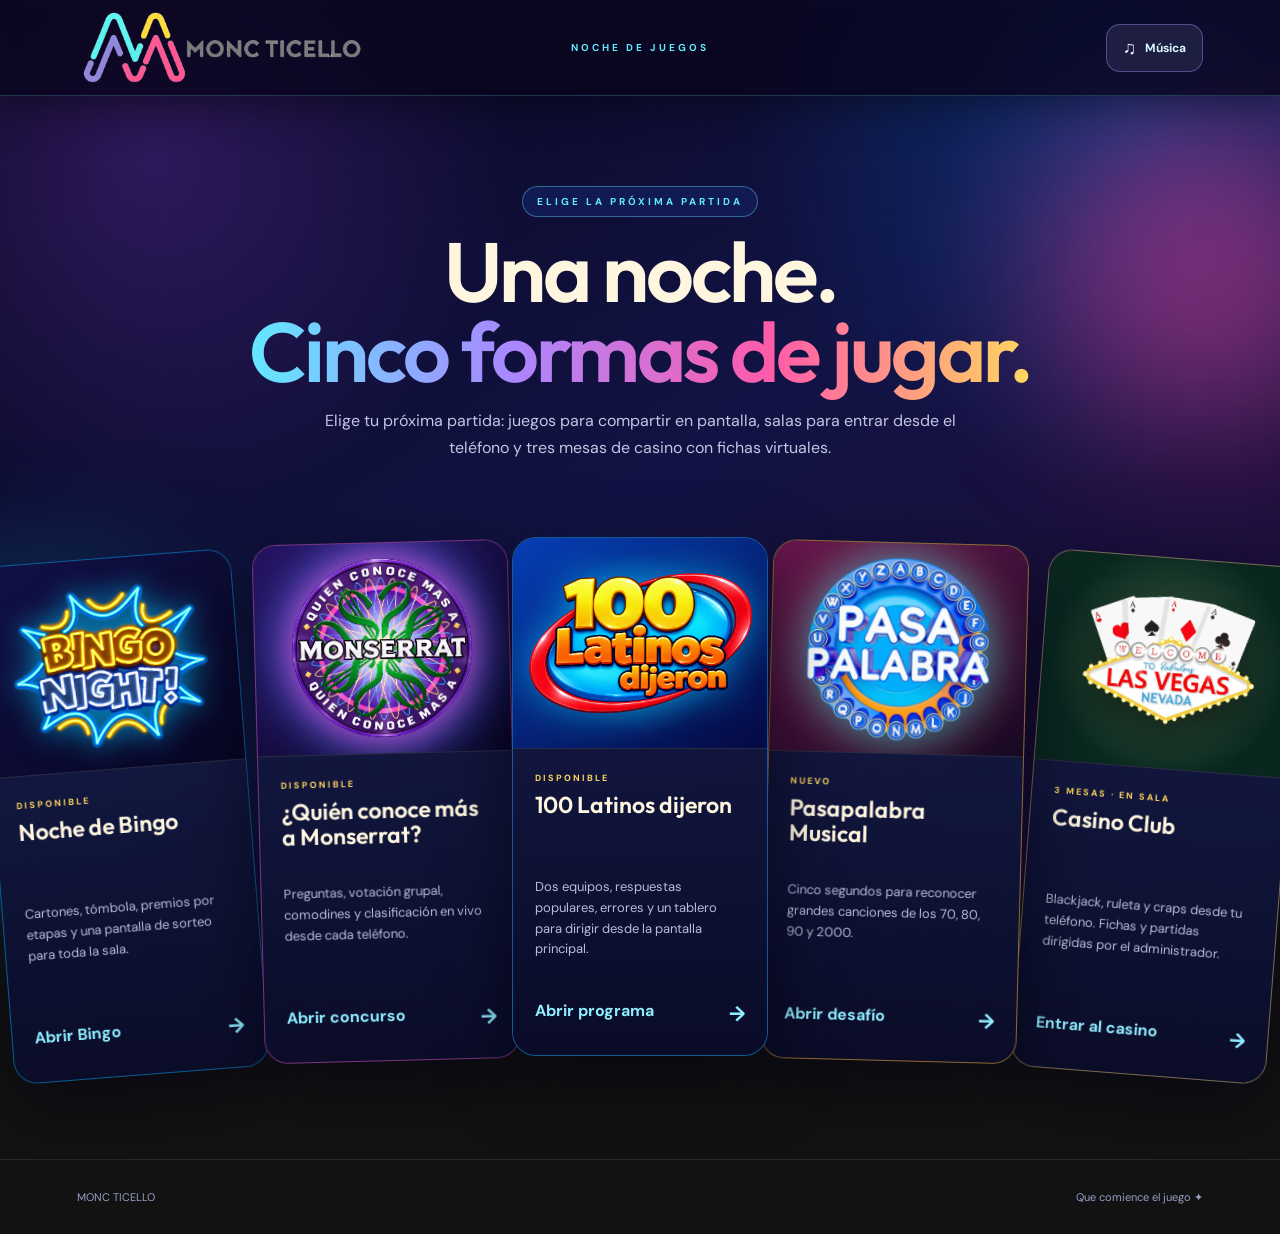
<file: index.html>
<!doctype html>
<html lang="es">
<head>
  <meta charset="UTF-8"><meta name="viewport" content="width=device-width,initial-scale=1"><meta name="theme-color" content="#071b17">
  <title>MONC TICELLO | Noche de juegos</title>
  <link rel="icon" href="Bingo/assets/favicon.png"><link rel="stylesheet" href="style.css?v=lobby-header-2"><script src="app.js" defer></script>
  <style>.pasapalabra-logo{display:block;width:min(265px,76%);height:205px;object-fit:contain;filter:drop-shadow(0 0 20px #15bfff99) drop-shadow(0 0 24px #ff9e2f55)}.casino-logo{display:block;width:min(285px,92%);height:205px;object-fit:contain;filter:drop-shadow(0 15px 18px #0008)}</style>
</head>
<body>
  <div class="ambient ambient-one"></div><div class="ambient ambient-two"></div>
  <header><img src="Bingo/assets/monc-ticello-horizontal.png" alt="MONC TICELLO"><span>NOCHE DE JUEGOS</span><div class="music-dock">
    <button id="music-toggle" class="music-toggle" type="button" aria-expanded="false" aria-controls="music-player">&#9835; <span>Música</span></button>
    <section id="music-player" class="music-player" aria-label="Reproductor de música del lobby" hidden>
      <div class="player-heading"><span>MÚSICA DEL LOBBY</span><button id="music-close" type="button" aria-label="Cerrar reproductor">&times;</button></div>
      <div class="player-record"><div id="music-vinyl" class="music-vinyl" aria-hidden="true"><div class="vinyl-label"><img id="music-cover" alt="" hidden><span id="music-cover-placeholder">MONC<br>&#9835;</span></div></div></div>
      <div class="track-info" aria-live="polite"><strong id="music-title"></strong><p id="music-artist"></p></div>
      <div class="track-progress">
        <input id="music-progress" type="range" min="0" max="1000" value="0" step="1" aria-label="Posici&#243;n de la canci&#243;n">
        <div class="track-times"><time id="music-current">0:00</time><time id="music-duration">0:00</time></div>
      </div>
      <div class="player-controls" role="group" aria-label="Controles de reproducci&#243;n">
        <button id="music-previous" type="button" aria-label="Canci&#243;n anterior" title="Canci&#243;n anterior"><svg viewBox="0 0 24 24" aria-hidden="true" focusable="false"><path d="M6 5v14" fill="none" stroke="currentColor" stroke-width="2.5" stroke-linecap="round"/><path d="M19 5.5v13a.8.8 0 0 1-1.25.66l-9-6.5a.8.8 0 0 1 0-1.32l9-6.5A.8.8 0 0 1 19 5.5Z"/></svg></button>
        <button id="music-play" class="play-button" type="button" aria-label="Reproducir" title="Reproducir"><svg class="icon-play" viewBox="0 0 24 24" aria-hidden="true" focusable="false"><path d="M8 4.8v14.4a1 1 0 0 0 1.52.85l11-7.2a1 1 0 0 0 0-1.7l-11-7.2A1 1 0 0 0 8 4.8Z"/></svg><svg class="icon-pause" viewBox="0 0 24 24" aria-hidden="true" focusable="false"><rect x="5" y="4" width="5" height="16" rx="1.5"/><rect x="14" y="4" width="5" height="16" rx="1.5"/></svg></button>
        <button id="music-next" type="button" aria-label="Siguiente canci&#243;n" title="Siguiente canci&#243;n"><svg viewBox="0 0 24 24" aria-hidden="true" focusable="false"><path d="M18 5v14" fill="none" stroke="currentColor" stroke-width="2.5" stroke-linecap="round"/><path d="M5 5.5v13a.8.8 0 0 0 1.25.66l9-6.5a.8.8 0 0 0 0-1.32l-9-6.5A.8.8 0 0 0 5 5.5Z"/></svg></button>
      </div>
      <div class="lobby-audio" aria-label="Volumen de la música del lobby"><b aria-hidden="true">&#9835;</b><input id="lobby-volume" type="range" min="0" max="100" value="25" aria-label="Volumen de la música"><output id="lobby-volume-value" for="lobby-volume">25%</output></div>
      <p id="music-status" class="music-status" role="status"></p>
    </section>
  </div></header>
  <audio id="lobby-music" preload="auto" autoplay></audio>
  <main>
    <section class="hero"><span class="eyebrow">ELIGE LA PRÓXIMA PARTIDA</span><h1>Una noche.<br><em>Cinco formas de jugar.</em></h1><p>Elige tu próxima partida: juegos para compartir en pantalla, salas para entrar desde el teléfono y tres mesas de casino con fichas virtuales.</p></section>
    <section class="games" aria-label="Juegos disponibles">
      <a class="game-card bingo" href="Bingo/" data-game="bingo">
        <div class="card-art"><img class="bingo-logo" src="Bingo/assets/logo-bingo-night.png" alt="Bingo Night"></div>
        <div class="card-copy"><span class="status">DISPONIBLE</span><h2>Noche de Bingo</h2><p>Cartones, tómbola, premios por etapas y una pantalla de sorteo para toda la sala.</p><span class="enter">Abrir Bingo <b>→</b></span></div>
      </a>
      <a class="game-card monserrat" href="QuienQuiereSerMillonario/" data-game="monserrat">
        <div class="card-art"><img class="monserrat-logo" src="QuienQuiereSerMillonario/assets/emblema-monserrat.png" alt="Emblema de ¿Quién conoce más a Monserrat?"></div>
        <div class="card-copy"><span class="status">DISPONIBLE</span><h2>¿Quién conoce más a Monserrat?</h2><p>Preguntas, votación grupal, comodines y clasificación en vivo desde cada teléfono.</p><span class="enter">Abrir concurso <b>→</b></span></div>
      </a>
      <a class="game-card latinos" href="100LatinosDijeron/" data-game="latinos">
        <div class="card-art"><img class="latinos-logo" src="100LatinosDijeron/assets/logo-100-latinos.png" alt="100 Latinos dijeron"></div>
        <div class="card-copy"><span class="status">DISPONIBLE</span><h2>100 Latinos dijeron</h2><p>Dos equipos, respuestas populares, errores y un tablero para dirigir desde la pantalla principal.</p><span class="enter">Abrir programa <b>→</b></span></div>
      </a>
      <a class="game-card pasapalabra" href="PasapalabraMusical/" data-game="pasapalabra">
        <div class="card-art"><img class="pasapalabra-logo" src="PasapalabraMusical/assets/logo-pasapalabra.png" alt="Pasapalabra"></div>
        <div class="card-copy"><span class="status">NUEVO</span><h2>Pasapalabra Musical</h2><p>Cinco segundos para reconocer grandes canciones de los 70, 80, 90 y 2000.</p><span class="enter">Abrir desafío <b>→</b></span></div>
      </a>
      <a class="game-card casino-club" href="CasinoClub/" data-game="casino">
        <div class="card-art"><img class="casino-logo" src="CasinoClub/assets/casino-club.png" alt="Bienvenidos a Casino Club"></div>
        <div class="card-copy"><span class="status">3 MESAS · EN SALA</span><h2>Casino Club</h2><p>Blackjack, ruleta y craps desde tu teléfono. Fichas y partidas dirigidas por el administrador.</p><span class="enter">Entrar al casino <b>→</b></span></div>
      </a>
    </section>
    <section id="code-resolver" class="resolver" hidden aria-live="polite"><div class="spinner"></div><div><strong>Buscando tu sala…</strong><p id="resolver-message">Estamos identificando el juego del código.</p></div></section>
  </main>
  <footer><span>MONC TICELLO</span><span>Que comience el juego ✦</span></footer>
</body>
</html>
</file>
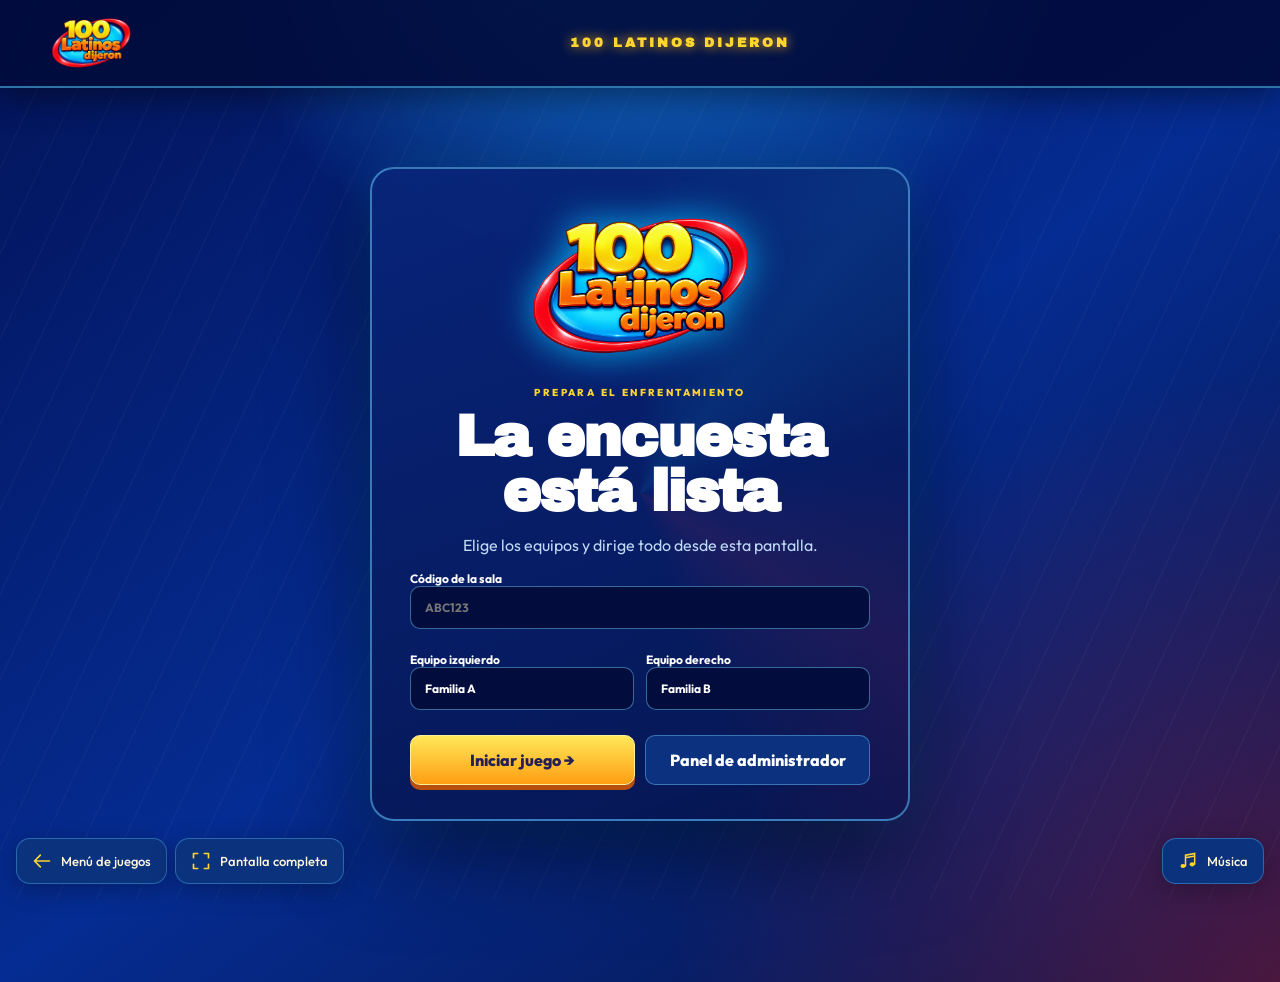
<file: 100LatinosDijeron/index.html>
<!doctype html>
<html lang="es">
<head>
  <meta charset="UTF-8">
  <meta name="viewport" content="width=device-width,initial-scale=1">
  <meta name="theme-color" content="#073f91">
  <title>100 Latinos dijeron</title>
  <script>if(location.protocol!=='file:'){const b=document.createElement('base'),parts=location.pathname.split('/').filter(Boolean),leaf=parts.at(-1)??'',room=/^[a-z0-9]{6}$/i.test(leaf);b.href=room?location.pathname.replace(/[^/]+\/?$/,''):location.pathname.endsWith('/')?location.pathname:location.pathname.replace(/[^/]*$/,'');document.head.append(b);}</script>
  <link rel="stylesheet" href="style.css"><link rel="stylesheet" href="admin.css">
  <script src="auth.js" defer></script><script src="app.js" defer></script>
  <link rel="icon" href="Bingo/assets/favicon.png">
<link rel="stylesheet" href="../game-player.css?v=themes-2"><script src="../game-player.js?v=themes-2" defer></script></head>
<body>
  <header class="topbar">
    <div class="topbar-left"><img src="assets/logo-100-latinos.png" alt="100 Latinos dijeron"><a href="../">← Volver al menú</a></div>
    <strong>100 LATINOS DIJERON</strong>
    <div class="topbar-actions"><label class="volume-control">♫ <input id="volume" type="range" min="0" max="100" value="25" step="1" aria-label="Volumen de efectos"><output id="volume-value" for="volume">25%</output></label><button id="fullscreen" class="header-button" type="button">⛶ Pantalla completa</button></div>
  </header>
  <audio id="lobby-music" src="100 Latinos Dijeron, Musica de Fondo (mp3cut.net).mp3" preload="auto" autoplay loop></audio>

  <main>
    <section id="setup" class="setup-view">
      <div class="setup-card">
        <img src="assets/logo-100-latinos.png" alt="100 Latinos dijeron" class="setup-logo">
        <span class="eyebrow">PREPARA EL ENFRENTAMIENTO</span>
        <h1>La encuesta está lista</h1>
        <p>Elige los equipos y dirige todo desde esta pantalla.</p>
        <label>Código de la sala<input id="room-code" maxlength="6" minlength="6" autocomplete="off" autocapitalize="characters" placeholder="ABC123"></label>
        <div class="team-inputs">
          <label>Equipo izquierdo<input id="team-a-name" maxlength="24" value="Familia A"></label>
          <label>Equipo derecho<input id="team-b-name" maxlength="24" value="Familia B"></label>
        </div>
        <div class="lobby-actions"><button id="start-game" class="primary" type="button">Iniciar juego →</button><button id="admin-login" class="secondary" type="button">Panel de administrador</button></div>
      </div>
    </section>

    <section id="admin-view" class="admin-view" hidden>
      <div class="admin-shell">
        <div class="admin-heading"><div><span class="eyebrow">ZONA EXCLUSIVA</span><h1>Panel de administrador</h1><p id="admin-email"></p></div><div class="admin-heading-actions"><button id="admin-new-game" class="primary compact">▶ Iniciar juego</button><button id="admin-back" class="secondary compact">← Volver al juego</button><button id="admin-logout" class="secondary compact">Cerrar sesión</button></div></div>
        <section class="room-manager"><div><span class="eyebrow">SESIÓN DEL PROGRAMA</span><h2>Salas</h2><p id="active-room-label">Crea o selecciona una sala para comenzar.</p></div><select id="host-rooms"><option value="">Selecciona una sala</option></select><button id="copy-room-link" class="secondary compact" disabled>Copiar enlace</button><button id="create-room" class="primary compact">+ Crear sala</button></section>
        <section class="presenter-panel"><div><span class="eyebrow">PREGUNTA DEL PRESENTADOR</span><h2 id="presenter-question">Seleccionando una pregunta…</h2><p id="presenter-answer-count"></p></div><div class="presenter-actions"><button id="random-question" class="secondary compact">↻ Elegir otra al azar</button><button id="admin-start-game" class="primary compact">Cargar en el tablero →</button></div></section>
        <section class="console" aria-label="Controles del presentador">
          <div class="console-title"><div><span class="eyebrow">CONSOLA DEL PRESENTADOR</span><h2>Control del tablero</h2></div><div><button id="change-question" class="secondary compact" type="button">Elegir pregunta</button><button id="sound-toggle" class="secondary compact" type="button" aria-pressed="true">♫ Sonido</button></div></div>
          <div id="answer-controls" class="answer-controls"></div>
          <div class="game-actions"><button id="wrong" class="wrong-button" type="button">✕ Respuesta incorrecta</button><button id="award-a" class="award-button" type="button">← Puntos al equipo izquierdo</button><button id="award-b" class="award-button" type="button">Puntos al equipo derecho →</button><button id="reveal-all" class="secondary" type="button">Revelar tablero</button><button id="next-round" class="primary compact" type="button">Siguiente ronda →</button><button id="reset-game" class="secondary" type="button">Reiniciar juego</button></div>
        </section>
        <section class="admin-stats"><article><strong id="question-total">0</strong><span>Encuestas</span></article><article><strong id="answer-total">0</strong><span>Respuestas</span></article><button id="new-question" class="primary compact">+ Nueva pregunta</button></section>
        <section class="bank-panel"><div><span class="eyebrow">CONTENIDO DEL PROGRAMA</span><h2>Banco de preguntas</h2></div><div id="bank-list" class="bank-list"></div></section>
      </div>
    </section>

    <section id="game" class="game-view" hidden>
      <button id="exit-board" class="exit-board" type="button">← Volver</button>
      <div id="board-room-code" class="board-room-code">SALA ------</div>
      <div class="stage">
        <aside class="team team-a"><span>EQUIPO</span><input id="team-a-display" aria-label="Nombre del equipo izquierdo"><strong id="score-a">0</strong></aside>

        <section class="center-stage">
          <div class="round-bar"><span id="round-label">RONDA 1</span></div>
          <div class="pot"><span>PUNTOS DE LA RONDA</span><strong id="round-score">0</strong></div>
          <div id="answer-board" class="answer-board" aria-label="Tablero de respuestas"></div>
          <div id="strikes" class="strikes" aria-label="Errores del equipo"></div>
        </section>

        <aside class="team team-b"><span>EQUIPO</span><input id="team-b-display" aria-label="Nombre del equipo derecho"><strong id="score-b">0</strong></aside>
      </div>

    </section>
  </main>

  <div id="strike-overlay" class="strike-overlay" hidden aria-live="assertive"><div class="giant-x">X</div></div>
  <div id="toast" class="toast" hidden role="status"></div>

  <dialog id="question-picker"><button class="close" data-close="question-picker" aria-label="Cerrar">×</button><span class="eyebrow">ELIGE LA ENCUESTA</span><h2>Preguntas disponibles</h2><div id="picker-list" class="picker-list"></div></dialog>

  <dialog id="login-dialog"><form id="login-form"><button class="close" type="button" data-close="login-dialog" aria-label="Cerrar">×</button><span class="eyebrow">ACCESO ADMINISTRATIVO</span><h2>Gestiona las encuestas</h2><p>Usa la misma cuenta autorizada de Bingo y Monserrat.</p><label>Correo<input id="login-email" type="email" required autocomplete="username"></label><label>Contraseña<input id="login-password" type="password" required autocomplete="current-password"></label><p id="login-error" class="form-error"></p><button class="primary" type="submit">Ingresar al panel →</button><button id="demo-admin" class="secondary" type="button" hidden>Probar modo demostración</button></form></dialog>

  <dialog id="editor-dialog"><form id="question-form"><button class="close" type="button" data-close="editor-dialog" aria-label="Cerrar">×</button><input id="edit-id" type="hidden"><span class="eyebrow">EDITOR DE ENCUESTAS</span><h2 id="editor-title">Nueva pregunta</h2><label>Pregunta<input id="edit-question" maxlength="180" required></label><div class="answer-editor-head"><strong>Respuestas del tablero</strong><span id="answer-editor-count">0 / 8</span></div><div id="answer-editor" class="answer-editor"></div><button id="add-answer" class="secondary add-answer" type="button">+ Agregar respuesta</button><label class="active-check"><input id="edit-active" type="checkbox" checked> Disponible para jugar</label><button class="primary" type="submit">Guardar pregunta</button><button id="delete-question" class="delete" type="button" hidden>Eliminar pregunta</button></form></dialog>
  <dialog id="room-dialog"><form id="room-form"><button class="close" type="button" data-close="room-dialog" aria-label="Cerrar">×</button><span class="eyebrow">NUEVA SESIÓN</span><h2>Crear sala</h2><label>Nombre de la sala<input id="room-title" maxlength="60" required value="100 Latinos dijeron"></label><label>Equipo izquierdo<input id="room-team-a" maxlength="24" required value="Familia A"></label><label>Equipo derecho<input id="room-team-b" maxlength="24" required value="Familia B"></label><button class="primary" type="submit">Crear sala →</button></form></dialog>
</body>
</html>
</file>
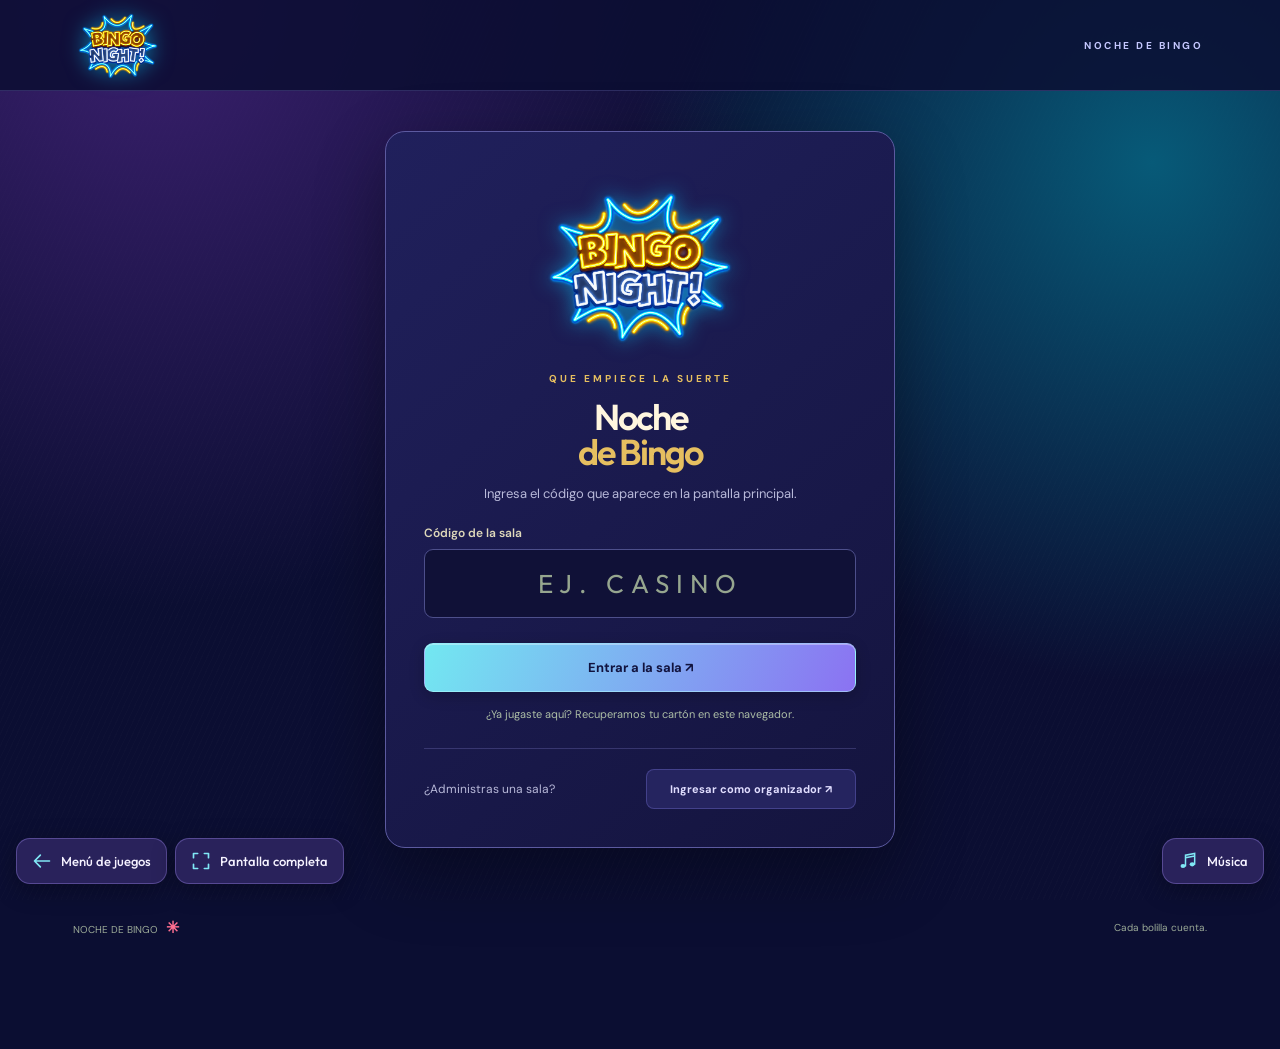
<file: Bingo/index.html>
<!doctype html>
<html lang="es">
<head><meta charset="UTF-8"><meta name="viewport" content="width=device-width,initial-scale=1"><meta name="theme-color" content="#101443"><title>Noche de Bingo</title><script>if(location.protocol!=='file:'){const b=document.createElement('base'),parts=location.pathname.split('/').filter(Boolean),leaf=parts.at(-1)??'',room=/^[a-z0-9]{6}$/i.test(leaf);b.href=room?location.pathname.replace(/[^/]+\/?$/,''):location.pathname.endsWith('/')?location.pathname:location.pathname.replace(/[^/]*$/,'');document.head.append(b);}</script><link rel="icon" type="image/png" href="assets/favicon.png"><link rel="stylesheet" href="style.css"><link rel="stylesheet" href="casino.css?v=manual-review-4"><link rel="stylesheet" href="bingo-theme.css"><link rel="stylesheet" href="tombola.css"><script src="game.js?v=manual-review-4" defer></script><script src="auth.js" defer></script><script src="app.js?v=tombola-1" defer></script><script src="tombola.js" defer></script><link rel="stylesheet" href="../game-player.css?v=themes-2"><script src="../game-player.js?v=themes-2" defer></script></head>
<body>
<audio id="background-music" src="assets/background-music.mp3" autoplay loop preload="auto" hidden></audio>
<header class="topbar"><div class="topbar-left"><h1 class="brand-title"><a class="brand" href="./" aria-label="Bingo Night · Inicio"><img src="assets/logo-bingo-night.png" width="1280" height="1280" alt="Bingo Night"></a></h1><a class="menu-return" href="../">← Volver al menú</a></div><span class="occasion">NOCHE DE BINGO</span><label class="volume-control" for="volume"><span aria-hidden="true">♫</span><span class="volume-label">Volumen</span><input id="volume" type="range" min="0" max="100" value="25" step="1" aria-label="Volumen de música y voz"><output id="volume-value" for="volume">25%</output></label></header>
<main>
 <div class="toolbar" id="game-toolbar" hidden><div class="tabs" role="group" aria-label="Vista del juego"><button id="host-tab" hidden>▦ <span>El sorteo</span></button><button id="player-tab">♧ <span>Mi cartón</span></button></div><div class="account-controls"><span id="account-email"></span><button id="logout" class="text-btn" hidden>Cerrar sesión</button></div><span id="connection" class="connection">● Modo demo · en este navegador</span></div>
 <div id="host-view" class="game-layout" hidden>
  <section class="panel host-rooms"><div><div class="eyebrow">TU PANEL DE ORGANIZADOR</div><h2>Mis salas</h2></div><select id="host-rooms" aria-label="Seleccionar una de mis salas"><option value="">Selecciona una sala</option></select><button id="host-create" class="primary">+ Crear sala</button></section>
  <section class="panel round-panel"><div><div class="eyebrow" id="round-label">UNA SALA, TODAS LAS RONDAS</div><h2 id="stage-title">Elige cómo jugar</h2><p id="stage-description">Primero un binguito, después el gran premio.</p><div id="stage-steps" class="stage-steps"></div></div><div class="round-actions"><button id="configure" class="light-btn">⚙ Estilo de juego</button><button id="advance" class="primary" hidden>Continuar a cartón completo →</button><button id="restart" class="text-btn">↻ Reiniciar ronda · conservar cartones</button></div><div id="awards" class="awards" aria-live="polite"></div></section>
  <section class="panel board-panel"><div class="panel-heading"><div><div class="eyebrow">QUE EMPIECE LA SUERTE</div><h2>El tablero del casino <span>✦</span></h2></div><button id="fullscreen" class="icon-btn" aria-label="Pantalla completa">⛶</button></div><div class="board-meta"><span id="room-label">Tu próxima gran partida</span><span><b id="draw-count">0</b> / 75 números</span></div><div id="number-board" class="number-board" aria-label="Números del bingo"></div><div class="legend"><span><i class="legend-dot"></i> Por salir</span><span><i class="legend-dot drawn-dot"></i> Ya salió</span><span>75 bolillas, infinitas ganas de ganar.</span></div></section>
  <aside class="side-column"><section class="panel draw-panel"><div class="eyebrow" id="last-label">LA PROTAGONISTA DE LA RONDA</div><div id="last-ball" class="last-ball"><small>¿LISTOS?</small><strong>?</strong></div><h3 id="draw-title">La suerte está por llegar</h3><p id="draw-caption">Una bolilla puede cambiarlo todo.</p><button id="draw" class="primary full">✦ &nbsp; Sacar un número</button><div class="draw-bottom"><span id="remaining">75 por descubrir</span><button id="auto" class="text-btn">▷ Automático</button></div></section><section class="invite-card"><div class="invite-icon">↗</div><h3>Tu mesa de bingo,<br>siempre contigo.</h3><p>Entra con tu nombre y recibe tu cartón. Sin cuentas, sin complicaciones.</p><button id="invite" class="light-btn">Invitar a jugar <span>↗</span></button></section></aside>
  <section class="panel history-panel"><div class="section-line"><h3>Por aquí pasó la suerte</h3><span>ÚLTIMAS BOLILLAS</span></div><div id="history" class="history"><p>Aquí aparecerán los números que vayan saliendo.</p></div></section>
  <section class="panel people-panel"><div class="section-line"><h3>La mesa de juego</h3><span id="player-count">0 JUGADORES</span></div><div id="people"><p>Falta lo mejor: tu gente.</p></div></section>
 </div>
 <section id="player-view"><div class="player-layout"><section class="panel join-panel" id="join-panel"><h1 class="entry-logo bingo-night-logo"><img src="assets/logo-bingo-night.png" width="1280" height="1280" alt="Bingo Night"></h1><div class="eyebrow entry-tagline">QUE EMPIECE LA SUERTE</div><h2 class="entry-title">Noche<br><em>de Bingo</em></h2><p>Ingresa el código que aparece en la pantalla principal.</p>
<form id="code-form"><label for="room-code">Código de la sala</label><input id="room-code" required maxlength="6" minlength="6" placeholder="Ej. CASINO" autocapitalize="characters" autocomplete="off" pattern="[A-Za-z0-9]{6}" aria-describedby="entry-message"><button class="primary full" type="submit">Entrar a la sala &nearr;</button></form>
<div id="entry-message" class="small-note" role="status"></div>
<form id="join-form" hidden><div id="join-room-title" class="room-found"></div><label for="player-name">¿Cómo te llamas?</label><input id="player-name" maxlength="30" required placeholder="Tu nombre o apodo" autocomplete="given-name"><button class="primary full" type="submit">¡Quiero mi cartón! &starf;</button><button id="change-code" class="text-btn" type="button">&larr; Usar otro código</button></form>
<p class="small-note">¿Ya jugaste aquí? Recuperamos tu cartón en este navegador.</p><div class="organizer-entry"><span>¿Administras una sala?</span><button id="organizer-login" class="light-btn">Ingresar como organizador &nearr;</button></div></section><section id="card-panel" class="panel card-panel" hidden><div class="eyebrow" id="card-room"></div><h2 id="card-name"></h2><button id="leave-room" class="text-btn">&larr; Ir a otra sala</button><div class="player-stage"><span id="player-round"></span><h3 id="player-stage-title"></h3><p id="claim-rule"></p></div><div class="card-letters"><b>B</b><b>I</b><b>N</b><b>G</b><b>O</b></div><div id="player-card" class="player-card"></div><p id="card-progress"></p><button id="claim" class="primary full">¡BINGO COMPLETO! ✦</button><p id="claim-status" class="small-note" aria-live="polite"></p><div id="player-awards" class="awards"></div></section><aside class="player-info"><span>✳</span><h2>Tu cartón.<br>Tu próxima jugada.</h2><p>Deja esta pantalla abierta. Tu cartón se conserva al reiniciar y marca los numeros tocando tu carton.</p><div id="player-latest" class="panel">Esperando la primera bolilla…</div></aside></div></section>
 <footer><span>NOCHE DE BINGO <b>✳</b></span><button id="new-room" class="text-btn" hidden>＋ Crear una nueva sala</button><span>Cada bolilla cuenta.</span></footer>
</main>
<dialog id="login-dialog"><form id="login-form"><button type="button" class="close" data-close="login-dialog" aria-label="Cerrar">&times;</button><div class="eyebrow">SOLO PARA QUIEN ORGANIZA</div><h2>Acceso al casino.</h2><p>Inicia sesión para crear salas y dirigir el sorteo.</p><label for="login-email">Correo electrónico</label><input id="login-email" type="email" required autocomplete="username" placeholder="tu@correo.cl"><label for="login-password">Contraseña</label><input id="login-password" type="password" required autocomplete="current-password"><p id="login-error" class="form-error" role="alert"></p><button id="login-submit" class="primary full" type="submit">Entrar al panel &rarr;</button><p id="login-note" class="small-note">Usa tu cuenta de organizador. Los jugadores no necesitan iniciar sesión.</p><button id="demo-host" class="light-btn" type="button" hidden>Probar panel de demostración</button></form></dialog>
<dialog id="create-dialog"><form id="create-form"><button type="button" class="close" data-close="create-dialog" aria-label="Cerrar">×</button><div class="eyebrow">TU SALA, TUS REGLAS</div><h2>Abre una mesa de bingo</h2><p>Crea una sala y comparte el enlace con los jugadores.</p><label for="party-name">Nombre de la sala</label><input id="party-name" required maxlength="60" placeholder="Mesa principal" value="Bingo MONC TICELLO"><label for="create-style">Estilo de juego</label><select id="create-style"><option value="line_B_full">Binguito (columna B) → cartón completo</option><option value="line_I_full">Binguito (columna I) → cartón completo</option><option value="line_N_full">Binguito (columna N) → cartón completo</option><option value="line_G_full">Binguito (columna G) → cartón completo</option><option value="line_O_full">Binguito (columna O) → cartón completo</option><option value="full">Solo cartón completo</option><option value="corners_full">Cuatro esquinas → cartón completo</option><option value="x_full">La X → cartón completo</option></select><button class="primary full" type="submit">Crear sala ✦</button></form></dialog>
<dialog id="round-dialog"><form id="round-form"><button type="button" class="close" data-close="round-dialog" aria-label="Cerrar">×</button><div class="eyebrow">LA PARTIDA CONTINÚA</div><h2 id="round-dialog-title">Reiniciar la ronda</h2><p id="round-dialog-description">Se borrarán las bolillas y los premios de esta ronda. Todos conservan su cartón, su nombre y el mismo enlace. Nadie tiene que volver a entrar.</p><label for="round-style">Estilo de la ronda</label><select id="round-style"><option value="line_B_full">Binguito (columna B) → cartón completo</option><option value="line_I_full">Binguito (columna I) → cartón completo</option><option value="line_N_full">Binguito (columna N) → cartón completo</option><option value="line_G_full">Binguito (columna G) → cartón completo</option><option value="line_O_full">Binguito (columna O) → cartón completo</option><option value="full">Solo cartón completo</option><option value="corners_full">Cuatro esquinas → cartón completo</option><option value="x_full">La X → cartón completo</option></select><button id="round-submit" class="primary full" type="submit">Reiniciar y conservar cartones ↻</button></form></dialog>
<dialog id="invite-dialog"><button class="close" data-close="invite-dialog" aria-label="Cerrar">×</button><div class="eyebrow">LA SUERTE SE COMPARTE</div><h2>Todos a la mesa</h2><p>Abre el enlace en tu teléfono o entra con este código:</p><div id="share-code" class="share-code"></div><label for="share-link">Enlace para jugadores</label><input id="share-link" readonly><button id="copy" class="primary full">Copiar invitación ↗</button><p id="share-note" class="small-note"></p></dialog>
<div id="reveal" class="reveal" hidden role="dialog" aria-modal="true" aria-labelledby="reveal-title" aria-describedby="reveal-message"><span class="reveal-star">✦</span><p>BOLILLA DE LA TÓMBOLA</p><div class="reveal-ball"><small id="reveal-letter"></small><strong id="reveal-number"></strong></div><h2 id="reveal-title">¡Número sorteado!</h2><p id="reveal-message">Revísalo en tu cartón y continúa cuando estés listo.</p><button id="reveal-close" class="primary reveal-close" type="button">Marcar y continuar ✓</button></div><div id="toast" class="toast" role="status" hidden></div>
<section id="presentation" class="presentation" hidden aria-label="Pantalla de sorteo" tabindex="-1">
 <section class="presentation-board"><div class="presentation-heading"><h2 class="presentation-logo bingo-night-logo"><img src="assets/logo-bingo-night.png" width="1280" height="1280" alt="Bingo Night"></h2><span id="presentation-count">0 / 75</span></div><div id="presentation-board" class="number-board" aria-label="Tablero de 75 números"></div></section>
 <button id="presentation-last" class="presentation-last" aria-label="Sacar siguiente número" title="Clic o Espacio: siguiente bolilla. A: automático. Esc: salir."><span class="eyebrow">ÚLTIMA BOLILLA</span><div class="presentation-ball"><small id="presentation-letter">BINGO</small><strong id="presentation-number">—</strong></div><span id="presentation-caption">La suerte está por llegar</span></button>
 <section class="presentation-history"><div class="section-line"><h3>Ya salieron</h3><span>MÁS RECIENTE PRIMERO</span></div><div id="presentation-history" class="history" aria-label="Todos los números sorteados"></div></section>
 <button id="presentation-room" class="presentation-room" title="Salir de pantalla completa" aria-label="Código de sala. Pulsa para salir de pantalla completa"><span>CÓDIGO DE LA SALA</span><strong id="presentation-code">———</strong></button>
</section>
<dialog id="claim-alert" class="claim-alert" aria-labelledby="claim-alert-title"><div class="eyebrow">RECLAMO DE PREMIO</div><h2 id="claim-alert-title">¡POSIBLE GANADOR!</h2><strong id="claim-alert-name"></strong><p id="claim-alert-result"></p><button id="claim-approve" class="primary" type="button">Declarar ganador</button><button id="claim-reject" class="light-btn" type="button">Rechazar reclamo</button><button id="claim-alert-close" class="primary" type="button">Entendido - volver al juego</button></dialog><button id="review-claim" class="primary review-claim" type="button" hidden>Revisar posible ganador</button></body></html>
</file>
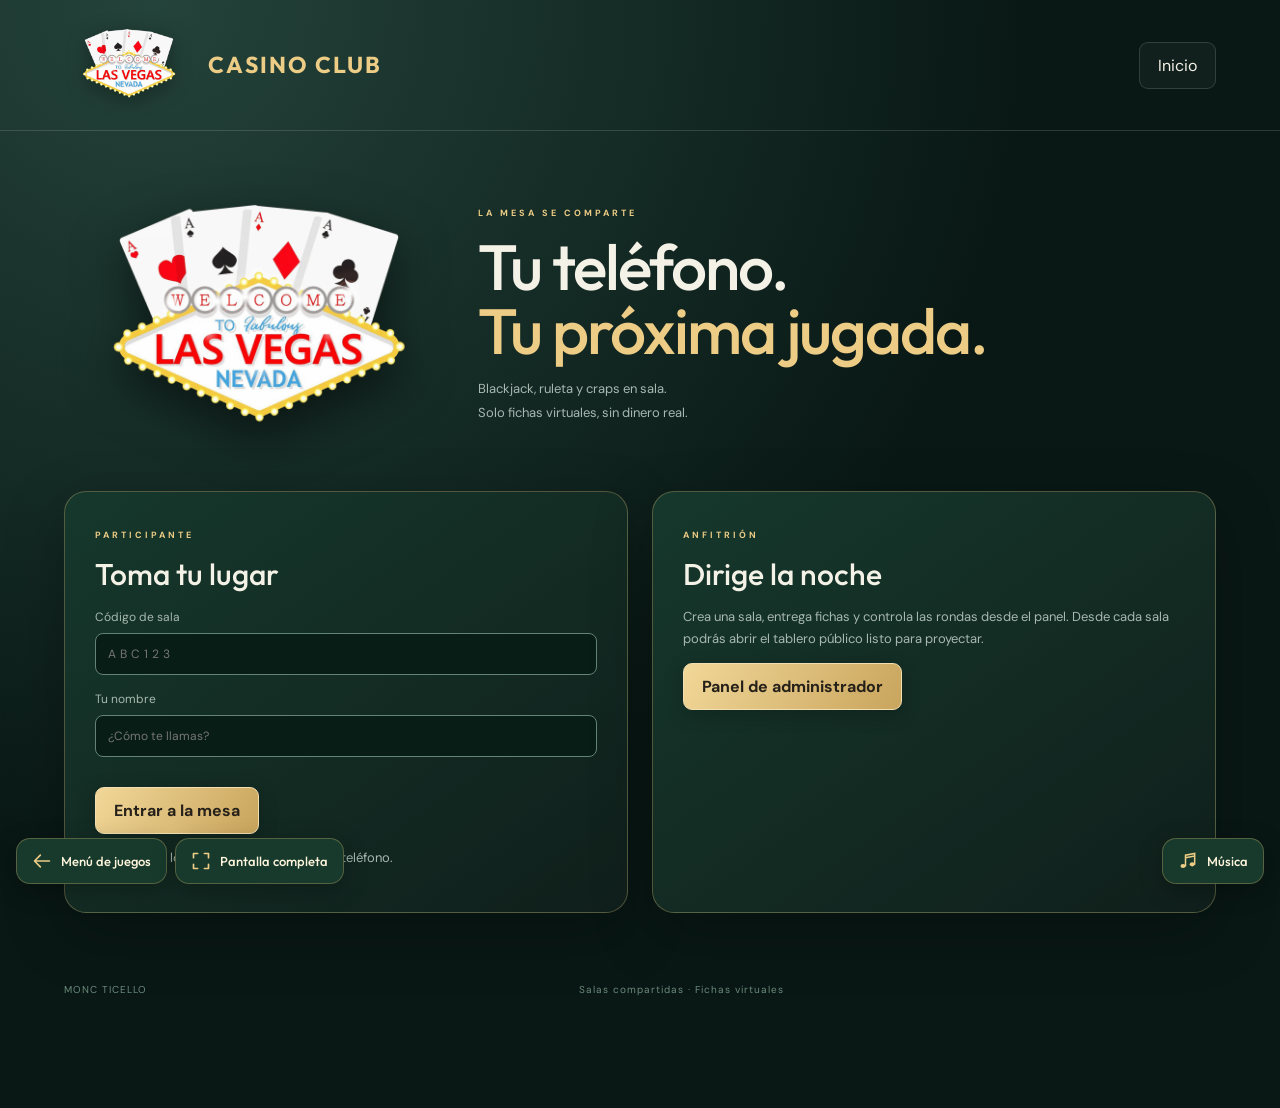
<file: CasinoClub/index.html>
<!doctype html>
<html lang="es">
<head>
  <meta charset="utf-8"><meta name="viewport" content="width=device-width,initial-scale=1"><meta name="theme-color" content="#081f1c">
  <title>Casino Club · Salas</title><link rel="icon" href="../Bingo/assets/favicon.png"><link rel="stylesheet" href="style.css"><link rel="stylesheet" href="rooms.css?v=admin-board-1"><link rel="stylesheet" href="music.css">
  <link rel="stylesheet" href="roulette.css"><script src="roulette.js" defer></script>
  <link rel="stylesheet" href="craps.css"><script src="craps.js" defer></script>
  <script src="../Bingo/auth.js" defer></script><script src="app.js?v=roulette-2" defer></script><script src="music.js" defer></script>
<link rel="stylesheet" href="../game-player.css?v=themes-2"><script src="../game-player.js?v=themes-2" defer></script></head>
<body>
<audio id="casino-music" src="assets/casino-music.mp3" autoplay loop preload="auto"></audio>
<header id="site-header"><a href="../">← Todos los juegos</a><a class="brand casino-header-brand" href="./" aria-label="Casino Club - Inicio"><img src="assets/casino-club.png" alt="Las Vegas" width="160" height="118"><span class="casino-header-name">CASINO CLUB</span></a><div class="header-actions"><button id="home">Inicio</button><div class="casino-music-dock"><button id="casino-music-toggle" class="casino-music-toggle" type="button" aria-expanded="false" aria-controls="casino-music-player">♫ <span>Música</span></button><section id="casino-music-player" class="casino-music-player" aria-label="Reproductor de música del casino" hidden><div class="casino-player-heading"><span>MÚSICA DEL CASINO</span><button id="casino-music-close" type="button" aria-label="Cerrar reproductor">×</button></div><div class="casino-record"><div id="casino-vinyl" class="casino-vinyl"><div><img src="assets/casino-club.png" alt=""></div></div></div><div class="casino-track-info"><strong>Game Corner</strong><p>Pokémon Ruby / Sapphire / Emerald</p></div><div class="casino-track-progress"><input id="casino-progress" type="range" min="0" max="1000" value="0" step="1" aria-label="Posición de la canción"><div><time id="casino-current">0:00</time><time id="casino-duration">0:00</time></div></div><div class="casino-player-controls" role="group" aria-label="Controles de reproducción"><button id="casino-rewind" type="button" aria-label="Retroceder 10 segundos" title="Retroceder 10 segundos">−10</button><button id="casino-play" class="casino-play" type="button" aria-label="Reproducir" title="Reproducir"><span class="play-icon">▶</span><span class="pause-icon">Ⅱ</span></button><button id="casino-forward" type="button" aria-label="Adelantar 10 segundos" title="Adelantar 10 segundos">+10</button></div><label class="casino-volume" for="casino-volume"><span aria-hidden="true">♫</span><input id="casino-volume" type="range" min="0" max="100" value="25" step="1" aria-label="Volumen de la música"><output id="casino-volume-value" for="casino-volume">25%</output></label><p id="casino-music-status" class="casino-music-status" role="status"></p></section></div></div></header>
<main>
<section id="entry"><div class="intro casino-intro"><img class="casino-lobby-art" src="assets/casino-club.png" alt="Bienvenidos a Casino Club"><div><span class="eyebrow">LA MESA SE COMPARTE</span><h1>Tu teléfono.<br><em>Tu próxima jugada.</em></h1><p>Blackjack, ruleta y craps en sala.<br>Solo fichas virtuales, sin dinero real.</p></div></div><div class="entry-grid"><form id="join-form" class="entry-card"><span class="eyebrow">PARTICIPANTE</span><h2>Toma tu lugar</h2><label>Código de sala<input id="join-code" required pattern="[A-Za-z0-9]{6}" maxlength="6" autocomplete="off" placeholder="ABC123"></label><label>Tu nombre<input id="join-name" required maxlength="24" autocomplete="nickname" placeholder="¿Cómo te llamas?"></label><button class="gold">Entrar a la mesa</button><p>Las cartas y los controles aparecen en tu teléfono.</p></form><div class="entry-card"><span class="eyebrow">ANFITRIÓN</span><h2>Dirige la noche</h2><p>Crea una sala, entrega fichas y controla las rondas desde el panel. Desde cada sala podrás abrir el tablero público listo para proyectar.</p><button id="admin-entry" class="gold">Panel de administrador</button></div></div></section>
<section id="admin" hidden><div class="section-heading"><h1>Tu casino</h1><button id="logout">Cerrar sesión</button></div><form id="create-form" class="create-bar"><label>Nombre de sala<input id="room-name" required maxlength="60" value="Noche de casino"></label><label>Fichas iniciales<input id="initial-funds" type="number" min="0" max="10000" step="10" value="1000" required></label><button class="gold">Crear sala</button></form><label>Tus salas<select id="rooms"><option value="">Selecciona una sala</option></select></label><div id="host-controls" hidden><div class="room-strip"><strong id="admin-code"></strong><button id="copy-invite">Copiar invitación</button><a id="open-board" target="_blank" rel="noopener">Abrir tablero ↗</a></div><div class="host-actions"><label>Juego<select id="game-choice"><option value="blackjack">Blackjack</option><option value="roulette">Ruleta europea</option><option value="craps">Craps · Pass Line</option></select></label><button id="open-bets" class="gold">Abrir apuestas</button><button id="start-round">Cerrar apuestas y comenzar</button><button id="resolve-round">Resolver ronda</button><button id="cancel-round">Cancelar y devolver apuestas</button><button id="toggle-room">Cerrar acceso</button></div><p id="host-help"></p><section id="admin-board-preview" class="admin-board-preview" aria-label="Vista del tablero"><div class="preview-heading"><div><span class="eyebrow">TABLERO DE LA SALA</span><h2 id="admin-board-game"></h2></div><div class="preview-code"><small>CÓDIGO</small><strong id="admin-board-code"></strong></div><button id="admin-fullscreen" type="button" aria-label="Mostrar tablero en pantalla completa">⛶ Pantalla completa</button></div><div class="board-status"><span id="admin-board-phase"></span><strong id="admin-board-pot"></strong></div><div id="admin-board-stage" class="board-stage"></div><div id="admin-board-players" class="board-players"></div></section><div class="funds-bar"><label>Entrega de fichas<input id="grant-amount" type="number" min="10" max="10000" step="10" value="500"></label><button id="grant-all">Entregar a todos</button></div><div id="roster" class="roster"></div><details><summary>Movimientos de fichas</summary><div id="ledger"></div></details></div></section>
<section id="participant" hidden><div class="player-top"><div><small id="player-room"></small><h2 id="player-name"></h2></div><div class="wallet"><small>TUS FICHAS</small><strong id="player-balance">0</strong></div></div><div class="personal-table"><span class="eyebrow" id="player-game"></span><h2 id="player-phase"></h2><p id="player-info"></p><div id="personal-hand" class="hand"></div><div id="blackjack-actions" class="actions" hidden><button id="hit" class="gold">Pedir carta</button><button id="stand">Plantarse</button></div><form id="bet-form"><label>Fichas a apostar<input id="wager" type="number" min="10" max="5000" step="10" value="50" required></label><div class="chips"><button type="button" data-chip="10">10</button><button type="button" data-chip="50">50</button><button type="button" data-chip="100">100</button><button type="button" data-chip="250">250</button></div><div id="roulette-choices" hidden><label>Tu apuesta<select id="bet-choice"><option value="red">Rojo</option><option value="black">Negro</option><option value="even">Par</option><option value="odd">Impar</option><option value="low">1–18</option><option value="high">19–36</option><option value="number">Número exacto</option></select></label><label id="number-label" hidden>Número<input id="bet-number" type="number" min="0" max="36" value="0"></label></div><p id="bet-rules"></p><button class="gold">Confirmar apuesta</button><button type="button" id="withdraw-bet">Retirar apuesta</button></form><div id="personal-result" class="personal-result"></div></div><p class="private-note">Tus cartas son privadas durante la ronda. El administrador dirige la mesa y entrega las fichas.</p></section>
<section id="board" hidden><div class="board-header"><div><span class="eyebrow">MONC · CASINO CLUB</span><h1 id="board-game"></h1></div><div class="join-sign"><small>ENTRA DESDE TU TELÉFONO</small><strong id="board-code"></strong><span id="board-link"></span></div><button id="fullscreen" aria-label="Pantalla completa">⛶</button></div><div class="board-status"><span id="board-phase"></span><strong id="board-pot"></strong></div><div id="board-stage" class="board-stage"></div><div id="board-players" class="board-players"></div></section>
<p id="message" class="message" role="status" aria-live="polite"></p><footer>MONC TICELLO <span>Salas compartidas · Fichas virtuales</span><span id="connection"></span></footer></main>
<dialog id="login-dialog"><form id="login-form"><h2>Acceso del administrador</h2><p>Usa la misma cuenta de los otros juegos.</p><label>Correo<input id="email" type="email" required autocomplete="username"></label><label>Contraseña<input id="password" type="password" required autocomplete="current-password"></label><button class="gold">Ingresar</button><button type="button" id="close-login">Volver</button><p id="login-error" role="alert"></p></form></dialog>
</body></html>
</file>
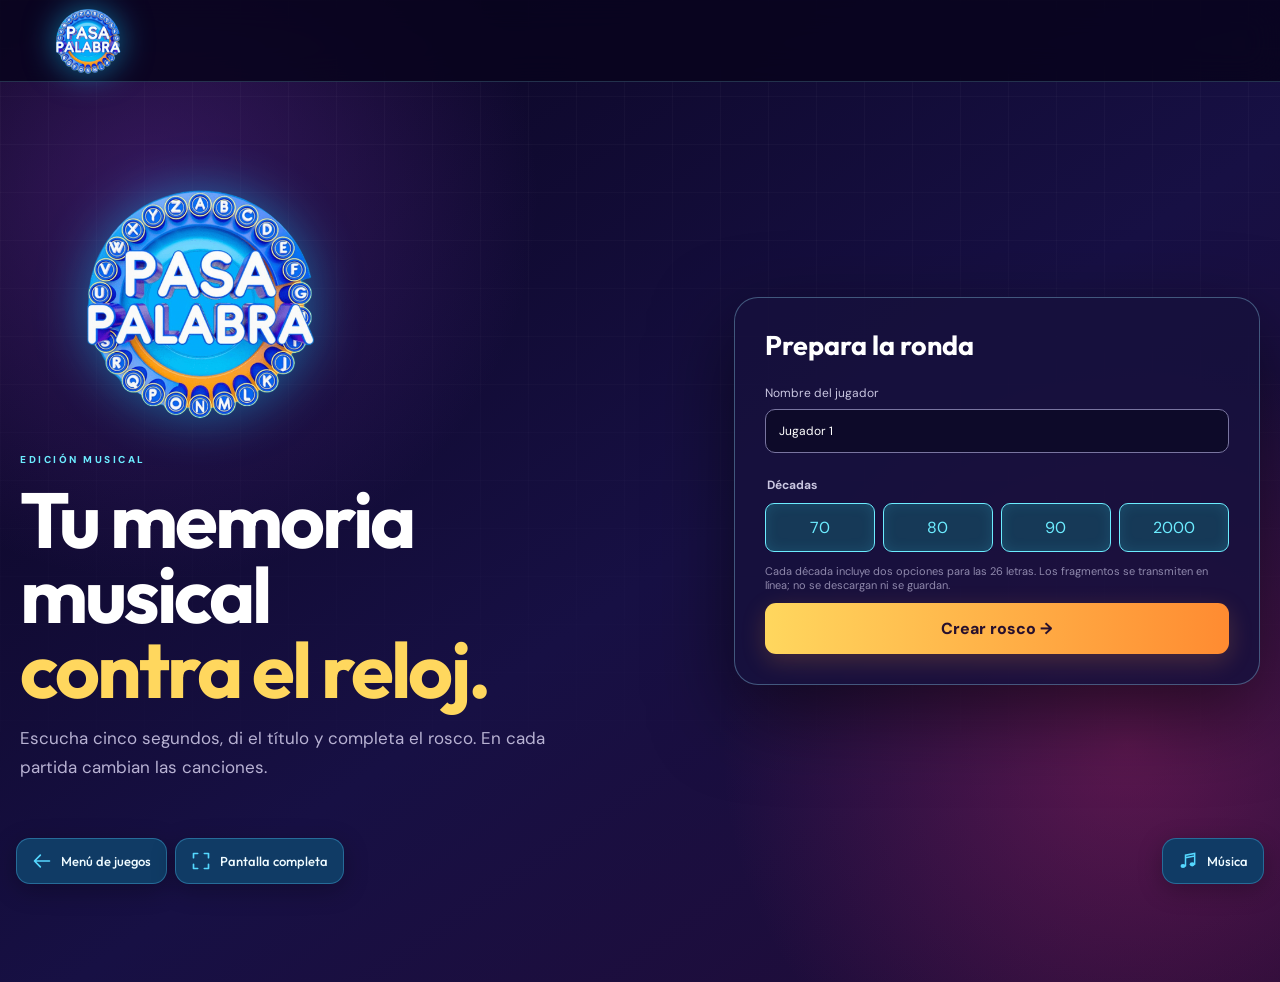
<file: PasapalabraMusical/index.html>
<!doctype html>
<html lang="es">
<head>
  <meta charset="UTF-8">
  <meta name="viewport" content="width=device-width,initial-scale=1">
  <meta name="theme-color" content="#160b36">
  <title>Pasapalabra Musical | MONC TICELLO</title>
  <link rel="icon" href="assets/logo-pasapalabra.png">
  <link rel="stylesheet" href="style.css">
  <style>.brand-logo{display:block;object-fit:contain;filter:drop-shadow(0 0 16px #14c8ff88)}header .brand-logo{width:74px;height:68px}.setup-logo{display:block;width:min(360px,78vw);max-height:240px;margin:0 0 24px;object-fit:contain}.setup-copy .setup-logo{filter:drop-shadow(0 0 26px #14c8ff77)}</style>
  <script src="app.js" defer></script>
<link rel="stylesheet" href="../game-player.css?v=themes-2"><script src="../game-player.js?v=themes-2" defer></script></head>
<body>
  <header><a href="../">← Juegos</a><img class="brand-logo" src="assets/logo-pasapalabra.png" alt="Pasapalabra Musical"><button id="fullscreen" type="button">⛶ Pantalla completa</button></header>
  <main>
    <section id="setup" class="setup">
      <div class="setup-copy"><img class="setup-logo" src="assets/logo-pasapalabra.png" alt="Pasapalabra"><span class="eyebrow">EDICIÓN MUSICAL</span><h1>Tu memoria musical<br><em>contra el reloj.</em></h1><p>Escucha cinco segundos, di el título y completa el rosco. En cada partida cambian las canciones.</p></div>
      <form id="setup-form" class="setup-card">
        <h2>Prepara la ronda</h2>
        <label>Nombre del jugador<input id="player-name" maxlength="24" value="Jugador 1"></label>
        <fieldset><legend>Décadas</legend><label><input type="checkbox" name="decade" value="70" checked><span>70</span></label><label><input type="checkbox" name="decade" value="80" checked><span>80</span></label><label><input type="checkbox" name="decade" value="90" checked><span>90</span></label><label><input type="checkbox" name="decade" value="00" checked><span>2000</span></label></fieldset>
        <p class="note">Cada década incluye dos opciones para las 26 letras. Los fragmentos se transmiten en línea; no se descargan ni se guardan.</p>
        <button class="primary" type="submit">Crear rosco →</button>
      </form>
    </section>

    <section id="game" class="game" hidden>
      <div class="game-top"><div><span id="player-label">JUGADOR 1</span><strong id="score">0 aciertos</strong></div><div class="round-progress"><span id="round-count">1 / 26</span><button id="restart" type="button">Nueva partida</button></div></div>
      <div class="game-layout">
        <div id="rosco" class="rosco" aria-label="Estado del rosco"><div class="rosco-center"><span>LETRA</span><strong id="current-letter">A</strong><small id="decade">AÑOS 80</small></div></div>
        <article class="challenge">
          <div class="timer"><span id="timer-bar"></span></div>
          <p id="letter-clue" class="letter-clue">Empieza por A</p>
          <h2 id="instruction">¿Preparado para escuchar?</h2>
          <p id="load-status" class="load-status">Buscando una versión disponible…</p>
          <div class="listen-zone"><button id="listen" class="listen" type="button" disabled><span>▶</span> ESCUCHAR 5 SEGUNDOS</button><small>Máximo 2 escuchas por canción</small></div>
          <div class="answer-actions"><button id="correct" class="correct" type="button" disabled>✓ Acertó</button><button id="pass" class="pass" type="button" disabled>Pasapalabra</button><button id="wrong" class="wrong" type="button" disabled>✕ Falló</button></div>
          <div id="answer" class="answer" hidden><img id="cover" alt="Portada"><div><span>ERA</span><h3 id="song-title"></h3><p id="song-artist"></p><a id="store-link" target="_blank" rel="noopener">Ver canción ↗</a></div></div>
          <button id="reveal" class="reveal" type="button" disabled>Mostrar respuesta</button>
          <p class="courtesy">Fragmentos promocionales proporcionados por cortesía de iTunes.</p>
        </article>
      </div>
    </section>

    <section id="results" class="results" hidden><span class="eyebrow">RONDA TERMINADA</span><h1 id="result-title"></h1><p id="result-copy"></p><div id="result-stats"></div><button id="play-again" class="primary" type="button">Jugar otra vez</button><a href="../">Volver al lobby</a></section>
  </main>
  <audio id="preview" preload="auto"></audio>
</body>
</html>
</file>
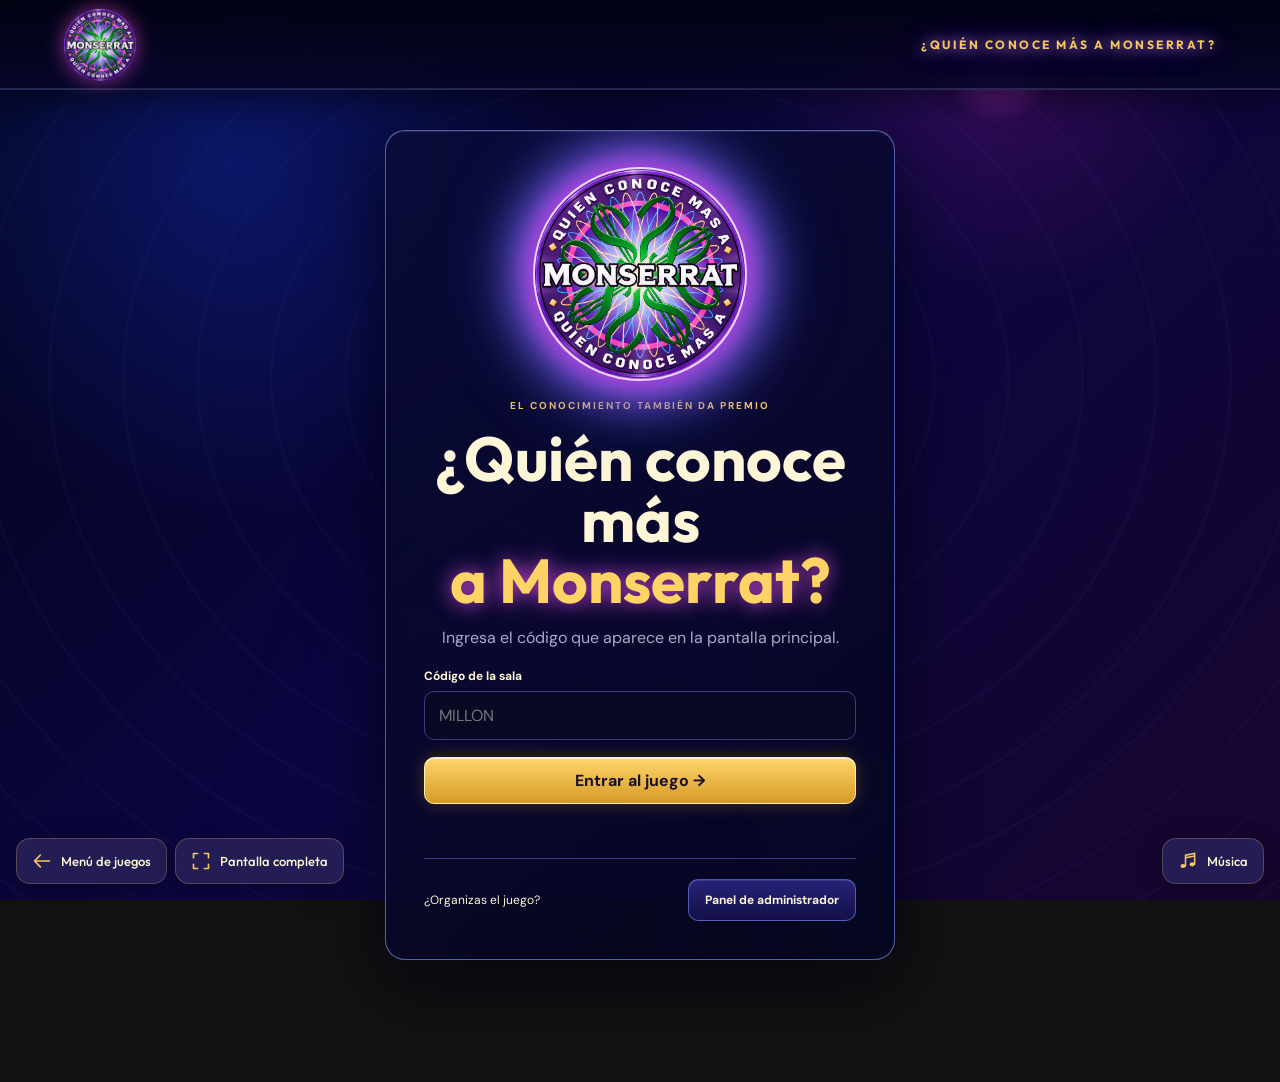
<file: QuienQuiereSerMillonario/index.html>
<!doctype html>
<html lang="es">
<head>
  <meta charset="UTF-8"><meta name="viewport" content="width=device-width,initial-scale=1"><meta name="theme-color" content="#07051b">
  <title>MONC TICELLO | ¿Quién conoce más a Monserrat?</title>
  <script>if(location.protocol!=='file:'){const b=document.createElement('base'),parts=location.pathname.split('/').filter(Boolean),leaf=parts.at(-1)??'',room=/^[a-z0-9]{6}$/i.test(leaf);b.href=room?location.pathname.replace(/[^/]+\/?$/,''):location.pathname.endsWith('/')?location.pathname:location.pathname.replace(/[^/]*$/,'');document.head.append(b);}</script>
  <link rel="icon" href="assets/favicon.png"><link rel="stylesheet" href="style.css?v=mobile-tools-6">
  <script src="auth.js" defer></script><script src="app.js?v=mobile-tools-6" defer></script>
  <link rel="icon" href="Bingo/assets/favicon.png">
<link rel="stylesheet" href="../game-player.css?v=themes-2"><script src="../game-player.js?v=themes-2" defer></script></head>
<body>
<audio id="music" src="assets/main-theme-full.mp3" autoplay loop preload="auto" hidden></audio>
<header class="topbar">
  <div class="topbar-left"><a class="brand game-brand" href="./"><img src="assets/emblema-monserrat.png" alt="¿Quién conoce más a Monserrat?"></a><a class="menu-return" href="../">← Volver al menú</a></div>
  <span class="game-title">¿QUIÉN CONOCE MÁS A MONSERRAT?</span>
  <label class="volume">♫ <input id="volume" type="range" min="0" max="100" value="22" step="1" aria-label="Volumen"><output id="volume-value" for="volume">22%</output></label>
</header>

<main>
  <section id="entry-view" class="entry-view">
    <div class="entry-card panel">
      <img class="show-emblem entry-emblem" src="assets/emblema-monserrat.png" alt="Emblema de ¿Quién conoce más a Monserrat?">
      <div class="eyebrow">EL CONOCIMIENTO TAMBIÉN DA PREMIO</div>
      <h1>¿Quién conoce más<br><em>a Monserrat?</em></h1>
      <p>Ingresa el código que aparece en la pantalla principal.</p>
      <form id="code-form"><label for="room-code">Código de la sala</label><input id="room-code" maxlength="6" minlength="6" required autocomplete="off" autocapitalize="characters" placeholder="MILLON"><button class="primary" type="submit">Entrar al juego →</button></form>
      <div id="entry-message" class="message" role="status"></div>
      <form id="join-form" hidden><div id="found-room" class="found-room"></div><label for="player-name">Tu nombre o apodo</label><input id="player-name" maxlength="30" required autocomplete="given-name"><button class="primary" type="submit">Unirme a la partida ✦</button><button id="change-code" class="text" type="button">← Cambiar código</button></form>
      <div class="admin-entry"><span>¿Organizas el juego?</span><button id="admin-login" class="secondary">Panel de administrador</button></div>
    </div>
  </section>

  <section id="admin-view" hidden>
    <div class="admin-bar"><div><span class="eyebrow">PANEL DE ADMINISTRADOR</span><strong id="admin-email"></strong></div><div><button id="questions-button" class="secondary">Banco de preguntas</button><button id="logout" class="text">Cerrar sesión</button></div></div>
    <div class="host-grid">
      <section class="panel room-manager"><div><span class="eyebrow">TUS PARTIDAS</span><h2>Salas</h2></div><select id="host-rooms"><option value="">Selecciona una sala</option></select><button id="create-room-button" class="primary">+ Crear sala</button></section>
      <section class="panel host-stage">
        <div class="stage-head"><div><span id="host-status" class="eyebrow">SALA DE ESPERA</span><h2 id="host-room-title">Crea o selecciona una sala</h2></div><button id="fullscreen" class="secondary" disabled>⛶ Pantalla completa</button></div>
        <div id="host-content" class="host-content"><p class="empty">Aquí dirigirás la partida, los comodines y cada revelación.</p></div>
        <div id="host-actions" class="host-actions"></div>
      </section>
      <aside class="panel players-panel"><div class="section-head"><h3>Participantes</h3><span id="player-count">0</span></div><div id="host-players" class="players"><p class="empty">Aún no entra nadie.</p></div></aside>
    </div>
  </section>

  <section id="player-view" hidden>
    <div class="phone-shell panel">
      <div class="player-head"><div><span id="player-room" class="eyebrow"></span><h2 id="player-name-title"></h2></div><button id="leave-room" class="text">Salir</button></div>
      <aside id="player-tools" class="player-tools" aria-label="Tus comodines personales"></aside>
      <div id="player-content" class="player-content"></div>
    </div>
  </section>
</main>

<dialog id="login-dialog"><form id="login-form"><button class="close" type="button" data-close="login-dialog">×</button><span class="eyebrow">ACCESO ADMINISTRATIVO</span><h2>Dirige el programa</h2><p>Usa la misma cuenta autorizada del panel de Bingo.</p><label for="login-email">Correo</label><input id="login-email" type="email" required autocomplete="username"><label for="login-password">Contraseña</label><input id="login-password" type="password" required autocomplete="current-password"><p id="login-error" class="error"></p><button class="primary" type="submit">Ingresar →</button><button id="demo-admin" class="secondary" type="button" hidden>Probar modo demostración</button></form></dialog>

<dialog id="create-room-dialog"><form id="create-room-form"><button class="close" type="button" data-close="create-room-dialog">×</button><span class="eyebrow">NUEVA PARTIDA</span><h2>Abre el estudio</h2><label for="room-title">Nombre de la sala</label><input id="room-title" maxlength="60" required value="¿Quién conoce más a Monserrat?"><label for="question-count">Cantidad de preguntas</label><input id="question-count" type="number" min="1" max="15" value="15" required><p class="hint">Se elegirán preguntas activas del banco.</p><button class="primary" type="submit">Crear sala ✦</button></form></dialog>

<dialog id="questions-dialog" class="wide-dialog"><button class="close" type="button" data-close="questions-dialog">×</button><div class="question-admin-head"><div><span class="eyebrow">CONTENIDO DEL JUEGO</span><h2>Banco de preguntas</h2></div><button id="new-question" class="primary">+ Agregar pregunta</button></div><div id="questions-list" class="questions-list"></div></dialog>

<dialog id="question-dialog"><form id="question-form"><button class="close" type="button" data-close="question-dialog">×</button><input id="question-id" type="hidden"><span class="eyebrow">EDITOR DE PREGUNTAS</span><h2 id="question-dialog-title">Nueva pregunta</h2><label for="question-text">Pregunta</label><textarea id="question-text" maxlength="300" required></textarea><div class="option-editor"><label>A<input id="option-0" maxlength="160" required></label><label>B<input id="option-1" maxlength="160" required></label><label>C<input id="option-2" maxlength="160" required></label><label>D<input id="option-3" maxlength="160" required></label></div><label for="correct-index">Respuesta correcta</label><select id="correct-index"><option value="0">A</option><option value="1">B</option><option value="2">C</option><option value="3">D</option></select><label for="expert-hint">Explicación de Einstein</label><textarea id="expert-hint" maxlength="300" required placeholder="Breve explicación que Einstein dará junto con la respuesta correcta."></textarea><div class="form-row"><label for="difficulty">Dificultad<select id="difficulty"><option value="1">1 · Fácil</option><option value="2">2</option><option value="3">3 · Media</option><option value="4">4</option><option value="5">5 · Difícil</option></select></label><label class="check"><input id="question-active" type="checkbox" checked> Pregunta activa</label></div><button class="primary" type="submit">Guardar pregunta</button><button id="delete-question" class="danger" type="button" hidden>Eliminar pregunta</button></form></dialog>

<dialog id="invite-dialog"><button class="close" type="button" data-close="invite-dialog">×</button><span class="eyebrow">INVITA A JUGAR</span><h2>Código de la sala</h2><div id="invite-code" class="big-code"></div><input id="invite-link" readonly><button id="copy-link" class="primary">Copiar invitación</button></dialog>

<dialog id="lifeline-dialog" class="lifeline-dialog" aria-labelledby="lifeline-title">
  <button id="lifeline-close" class="close" type="button" aria-label="Cerrar comodín">×</button>
  <h2 id="lifeline-title"></h2>
  <div id="lifeline-body"></div>
  <button id="lifeline-continue" class="primary" type="button">Continuar respondiendo</button>
</dialog>
<div id="toast" class="toast" hidden role="status"></div>

<section id="presentation" class="presentation" hidden tabindex="-1">
  <header><img src="assets/emblema-monserrat.png" alt="¿Quién conoce más a Monserrat?"><span>¿QUIÉN CONOCE MÁS A MONSERRAT?</span></header>
  <div id="presentation-content" class="presentation-content"></div>
  <footer class="presentation-footer">
    <div id="presentation-controls" class="presentation-controls" aria-label="Controles del presentador"></div>
    <button id="presentation-room" class="presentation-room"><span>CÓDIGO</span><strong id="presentation-code">------</strong><small>Esc para salir</small></button>
  </footer>
</section>
</body>
</html>
</file>
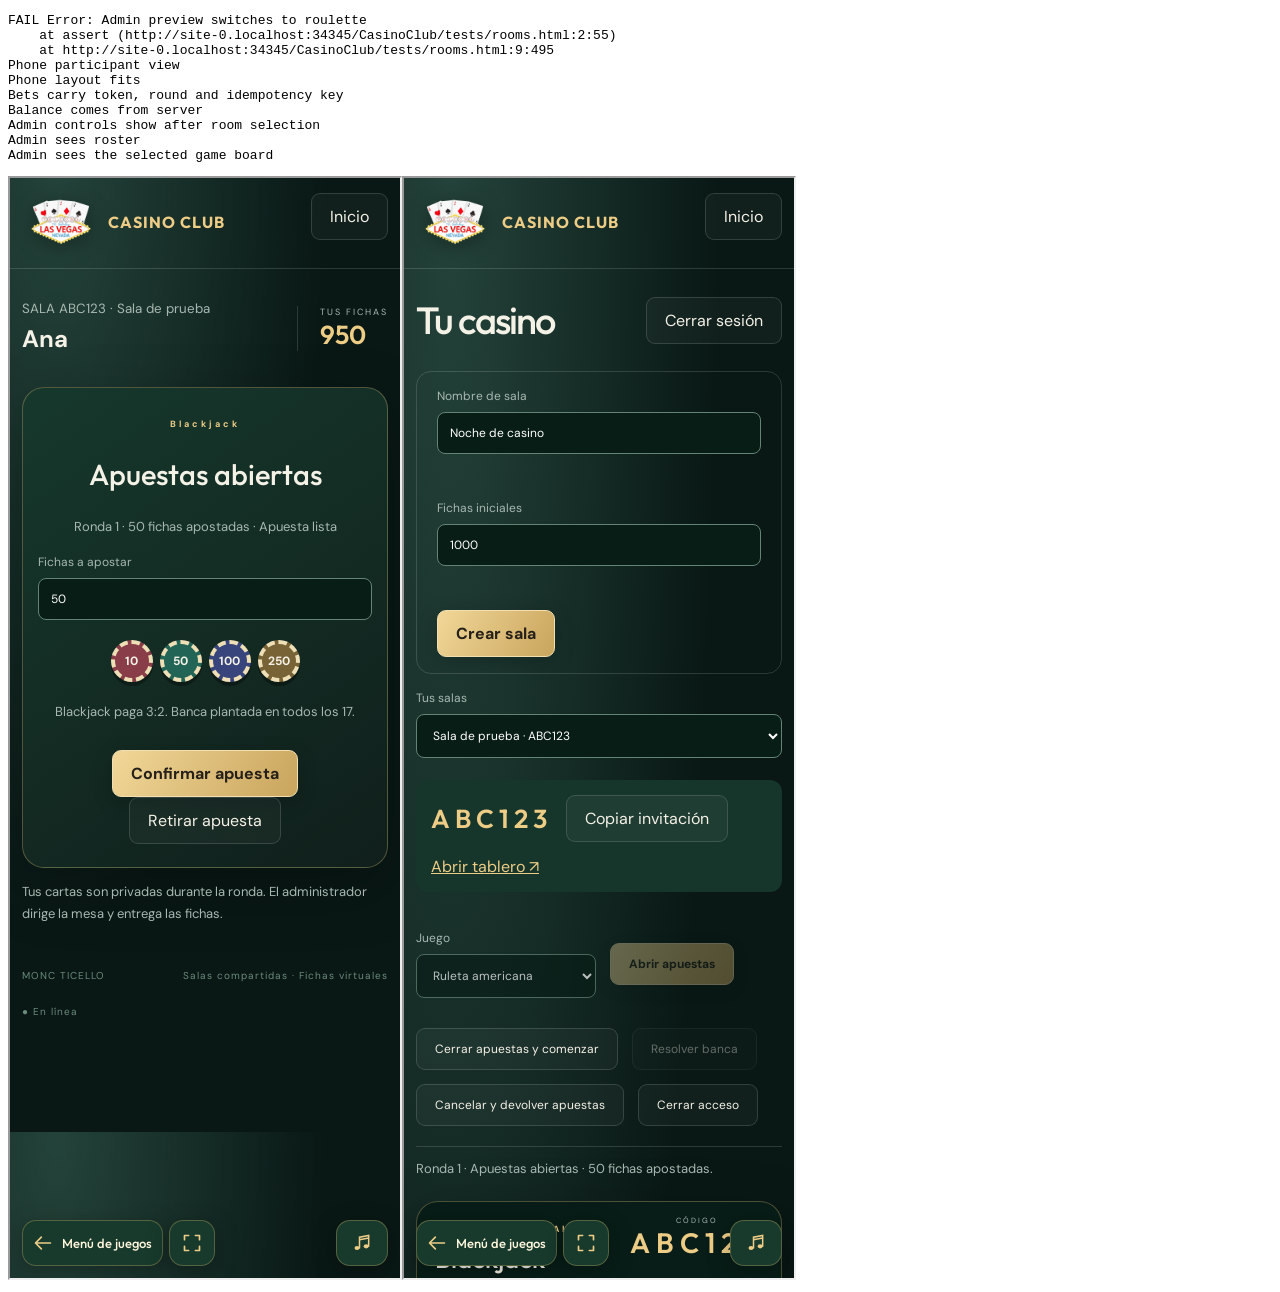
<file: CasinoClub/tests/rooms.html>
<!doctype html><meta charset="utf-8"><title>Casino rooms UI checks</title><pre id="result">RUNNING</pre><div id="frames"></div><script>
(async()=>{const logs=[],assert=(ok,m)=>{if(!ok)throw Error(m);logs.push(m)},tick=()=>new Promise(r=>setTimeout(r,40));
 const player={id:'11111111-1111-4111-8111-111111111111',name:'Ana',active:true,balance:1000,stake:0,choice:'red',status:'waiting',payout:0};
 let room={code:'ABC123',title:'Sala de prueba',game:'blackjack',phase:'betting',round:1,accepting:true,point:0,result:{},dealer:[],dealer_total:null,players:[player],me:null,ledger:[]},calls=[];
 const snapshot=token=>({...room,players:[{...player}],me:token?{...player,hand:room.phase==='playing'?[1,8]:[],total:19}:null});
 const realFetch=fetch,html=await(await realFetch('../index.html')).text(),app=await(await realFetch('../app.js')).text();
 async function page(board=false){const frame=document.createElement('iframe');frame.style='width:390px;height:1100px';document.getElementById('frames').append(frame);await new Promise(resolve=>{frame.onload=resolve;frame.srcdoc=html.replace('<head>','<head><base href="'+new URL('../',location.href).href+'">').replace('<script src="app.js" defer><\/script>','')});const w=frame.contentWindow;if(board)w.history.replaceState(null,'','?sala=ABC123&vista=pantalla');w.createBingoAuth=()=>({validate:async()=>({email:'host@example.test'}),accessToken:async()=>'test-host',signOut:async()=>{},signIn:async()=>{}});w.fetch=async(url,opts)=>{const req=JSON.parse(opts.body);calls.push(req);if(req.p_action==='rooms')return {ok:true,json:async()=>[{code:'ABC123',title:'Sala de prueba'}]};if(req.p_action==='bet'){player.stake=req.p_data.amount;player.balance=1000-player.stake;player.status=player.stake?'bet':'waiting'}return {ok:true,json:async()=>snapshot(req.p_data.token)}};w.eval(app);return {w,d:w.document,$:id=>w.document.getElementById(id)}}
 try{const p=await page();p.$('join-code').value='ABC123';p.$('join-name').value='Ana';p.$('join-form').dispatchEvent(new p.w.Event('submit',{cancelable:true}));await tick();assert(!p.$('participant').hidden,'Phone participant view');assert(p.d.documentElement.scrollWidth<=p.d.documentElement.clientWidth,'Phone layout fits');p.$('bet-form').dispatchEvent(new p.w.Event('submit',{cancelable:true}));await tick();assert(calls.some(c=>c.p_action==='bet'&&c.p_data.round===1&&c.p_data.request_id&&c.p_data.token),'Bets carry token, round and idempotency key');assert(p.$('player-balance').textContent==='950','Balance comes from server');
 const h=await page();h.$('admin-entry').click();await tick();h.$('rooms').value='ABC123';h.$('rooms').dispatchEvent(new h.w.Event('change'));await tick();assert(!h.$('host-controls').hidden,'Admin controls show after room selection');assert(h.$('roster').textContent.includes('Ana'),'Admin sees roster');assert(h.$('admin-board-game').textContent==='Blackjack','Admin sees the selected game board');h.$('game-choice').value='roulette';h.$('game-choice').dispatchEvent(new h.w.Event('change'));assert(h.$('admin-board-stage').textContent.includes('RULETA EUROPEA'),'Admin preview switches to roulette');h.$('grant-all').click();await tick();assert(calls.some(c=>c.p_action==='grant'&&c.p_data.amount===500),'Admin grants funds');assert(h.$('open-bets').disabled&&!h.$('start-round').disabled,'Host phase gates controls');
 room={...room,phase:'playing',dealer:[10,null]};player.status='playing';player.stake=50;
 const b=await page(true);await tick();assert(!b.$('board').hidden&&b.$('admin').hidden,'Public screen opens from its room link without a lobby projection form');assert(b.$('board-stage').querySelector('.card.back'),'Dealer hole card hidden');assert(!b.$('board-players').querySelector('.card'),'Player cards absent from public screen');assert(b.d.body.classList.contains('projecting'),'Presentation layout enabled');
 p.w.document.dispatchEvent(new p.w.Event('visibilitychange'));await new Promise(r=>setTimeout(r,100));assert(!p.$('blackjack-actions').hidden,'Private blackjack controls');assert(p.$('personal-hand').children.length===2,'Private hand displayed');assert(!p.d.querySelector('[data-game="slots"]'),'No slots');document.getElementById('result').textContent='PASS\n'+logs.join('\n');
 }catch(e){document.getElementById('result').textContent='FAIL '+e.stack+'\n'+logs.join('\n')}
})();
</script>
</file>
<file: style.css>
@import url('https://fonts.googleapis.com/css2?family=DM+Sans:wght@400;500;600;700&family=Outfit:wght@500;600;700&display=swap');
:root{color-scheme:dark;--gold:#edc66f;--cream:#fff6df;--muted:#a8bcb1;--line:#466052}*{box-sizing:border-box}[hidden]{display:none!important}body{margin:0;min-height:100vh;overflow-x:hidden;color:var(--cream);font-family:'DM Sans',sans-serif;background:radial-gradient(circle at 20% 0,#194638 0,transparent 38%),radial-gradient(circle at 90% 85%,#331759 0,transparent 42%),#061713}header{height:96px;padding:0 6vw;display:flex;align-items:center;justify-content:space-between;border-bottom:1px solid #dfc4782c;background:#04110ecc;backdrop-filter:blur(12px)}header img{width:clamp(190px,23vw,290px);filter:brightness(1.4)}header span,.eyebrow{font-size:10px;font-weight:700;letter-spacing:3px;color:var(--gold)}main{width:min(1280px,calc(100% - 36px));margin:auto}.hero{text-align:center;padding:clamp(48px,8vw,90px) 20px 45px}.hero h1{margin:15px 0;font:600 clamp(44px,7vw,84px)/.95 'Outfit';letter-spacing:-3px}.hero h1 em{font-style:normal;color:var(--gold);text-shadow:0 0 28px #d2a65355}.hero p{max-width:650px;margin:auto;color:var(--muted);line-height:1.7}.games{display:grid;grid-template-columns:repeat(3,1fr);gap:18px;padding-bottom:65px}.game-card{position:relative;min-width:0;overflow:hidden;text-decoration:none;color:inherit;border:1px solid var(--line);border-radius:24px;background:linear-gradient(145deg,#14392e,#0a241d);box-shadow:0 25px 65px #0005;transition:transform .25s,border-color .25s,box-shadow .25s}.game-card:not(.soon):hover,.game-card:focus-visible{transform:translateY(-8px);border-color:var(--gold);box-shadow:0 30px 75px #0008,0 0 35px #e8bd5940;outline:none}.card-art{height:230px;display:grid;place-items:center;position:relative;overflow:hidden}.card-copy{padding:25px 27px 30px;border-top:1px solid #ffffff18}.card-copy h2{min-height:58px;margin:9px 0;font:600 27px/1.08 'Outfit'}.card-copy p{min-height:76px;color:var(--muted);font-size:13px;line-height:1.6}.status{font-size:9px;font-weight:700;letter-spacing:2px;color:var(--gold)}.enter{display:flex;justify-content:space-between;margin-top:20px;color:#ffe5a6;font-weight:700}.enter b{font-size:21px}.bingo .card-art{background:radial-gradient(circle,#31533a,#0b211a 65%)}.bingo-ball{width:135px;height:135px;border-radius:50%;display:grid;place-items:center;align-content:center;background:radial-gradient(circle at 35% 25%,#fffce9,#d8bd7c);border:9px solid #ad8b42;box-shadow:0 0 0 5px #3b2f17,0 15px 30px #0008;color:#173027}.bingo-ball small{font-weight:700}.bingo-ball strong{font:700 58px/.9 'Outfit'}.bingo .card-art i{position:absolute;color:#d9b55d;font-style:normal;font-size:24px}.bingo .card-art i:nth-child(2){left:20%;top:24%;transform:rotate(-14deg)}.bingo .card-art i:nth-child(3){right:18%;bottom:22%;font-size:38px}.monserrat{background:linear-gradient(145deg,#15104d,#090629);border-color:#564a9c}.monserrat .card-art{background:radial-gradient(circle,#71327955,#10105a 40%,#05051e 72%)}.monserrat-emblem{width:155px;height:155px;border-radius:50%;display:grid;place-items:center;align-content:center;background:repeating-conic-gradient(#efc761 0 3deg,#3eaff2 3deg 6deg,#d44fa9 6deg 9deg,transparent 9deg 15deg),#11104b;border:5px double #fff;box-shadow:0 0 30px #d04dc4,0 0 70px #4769ff}.monserrat-emblem small,.monserrat-emblem span{font-size:8px;letter-spacing:2px;text-shadow:0 2px #000}.monserrat-emblem strong{font:700 57px/.9 'Outfit';color:#ffd269;text-shadow:0 3px #000}.soon{opacity:.58;filter:saturate(.6)}.soon .card-art{background:radial-gradient(circle,#783b36,#281312)}.survey{width:160px;height:125px;display:grid;place-items:center;align-content:center;border:4px solid #d9a65b;border-radius:50%;background:#481e1a;transform:rotate(-5deg)}.survey b{font:700 56px/.8 'Outfit';color:#f0ca7f}.survey span{font-size:11px;text-transform:uppercase}.resolver{position:fixed;z-index:10;left:50%;top:50%;transform:translate(-50%,-50%);width:min(430px,calc(100% - 32px));display:flex;align-items:center;gap:18px;padding:25px;border:1px solid var(--gold);border-radius:16px;background:#0b201aeF;box-shadow:0 25px 100px #000}.resolver p{margin:5px 0;color:var(--muted);font-size:12px}.spinner{width:42px;height:42px;flex:0 0 auto;border:3px solid #ffffff25;border-top-color:var(--gold);border-radius:50%;animation:spin .8s linear infinite}footer{display:flex;justify-content:space-between;padding:30px 6vw;color:#899e93;border-top:1px solid #ffffff12;font-size:11px}.ambient{position:fixed;z-index:-1;border-radius:50%;filter:blur(80px);opacity:.22}.ambient-one{width:320px;height:320px;right:-80px;top:12%;background:#a936a2}.ambient-two{width:260px;height:260px;left:-80px;bottom:5%;background:#2d87a8}@keyframes spin{to{transform:rotate(360deg)}}@media(max-width:900px){.games{grid-template-columns:1fr 1fr}.soon{grid-column:1/-1}.soon .card-art{height:150px}.card-copy h2,.card-copy p{min-height:auto}}@media(max-width:620px){header{height:76px;padding:0 18px}header img{width:170px}header span{display:none}.hero{padding:42px 5px 30px}.hero h1{font-size:48px;letter-spacing:-2px}.games{grid-template-columns:1fr}.soon{grid-column:auto}.card-art{height:190px}.card-copy{padding:22px}.game-card{border-radius:18px}footer{gap:12px;flex-wrap:wrap;justify-content:center}}
@media(prefers-reduced-motion:reduce){*{animation:none!important;transition:none!important}}
.monserrat-logo{display:block;width:180px;height:180px;object-fit:contain;filter:drop-shadow(0 0 18px #d04dc4) drop-shadow(0 0 32px #4769ff)}

/* Lobby con identidad propia */
:root{--lobby-cyan:#62e8ff;--lobby-pink:#ff5ba9;--lobby-yellow:#ffd75e}
body{background:radial-gradient(circle at 12% 18%,#7137bd55 0,transparent 27%),radial-gradient(circle at 88% 12%,#006ccf55 0,transparent 28%),radial-gradient(circle at 52% 100%,#db3c7750 0,transparent 34%),linear-gradient(145deg,#09051d,#111344 52%,#210b35);background-attachment:fixed}
body::before{content:'';position:fixed;inset:0;z-index:-2;pointer-events:none;background-image:linear-gradient(#ffffff08 1px,transparent 1px),linear-gradient(90deg,#ffffff08 1px,transparent 1px);background-size:54px 54px;mask-image:linear-gradient(to bottom,#0007,transparent 75%)}
header{background:#09051dcc;border-bottom-color:#65dcff38;box-shadow:0 8px 40px #0006}header span{color:var(--lobby-cyan)}
.hero{position:relative}.hero .eyebrow{display:inline-block;padding:8px 14px;border:1px solid #69ddff66;border-radius:999px;background:#111b52;color:var(--lobby-cyan)}.hero h1 em{background:linear-gradient(90deg,var(--lobby-cyan),#a987ff,var(--lobby-pink),var(--lobby-yellow));-webkit-background-clip:text;background-clip:text;color:transparent;text-shadow:none}.hero p{color:#c3c5e3}
.games{perspective:1000px}.game-card{border-color:#ffffff24;background:#10143dcc;box-shadow:0 24px 70px #03020f99;backdrop-filter:blur(12px)}.game-card:nth-child(1){transform:rotate(-1deg)}.game-card:nth-child(2){transform:translateY(-12px)}.game-card:nth-child(3){transform:rotate(1deg)}.game-card:not(.soon):hover,.game-card:focus-visible{transform:translateY(-14px) rotate(0);border-color:var(--lobby-cyan);box-shadow:0 30px 75px #0009,0 0 38px #54d8ff44}.card-copy{border-top-color:#ffffff20;background:linear-gradient(180deg,#11163ddd,#090b27f2)}.card-copy p{color:#b8bcda}.status{color:var(--lobby-yellow)}.enter{color:#8eedff}
.bingo{border-color:#009eea88}.bingo .card-art{background:radial-gradient(circle,#0c7cc655 0,transparent 52%),linear-gradient(145deg,#111146,#070522)}.bingo-logo{display:block;width:205px;height:205px;object-fit:contain;filter:drop-shadow(0 0 15px #02bff5aa)}
.monserrat{border-color:#d651c488}.monserrat .card-art{background:radial-gradient(circle,#a432995d 0,transparent 53%),linear-gradient(145deg,#24105b,#080522)}
.soon{border-color:#ff786355}.soon .card-art{background:radial-gradient(circle,#ff6c6c55,transparent 60%),linear-gradient(145deg,#401a42,#160923)}
.latinos{border-color:#159eea88}.latinos .card-art{background:radial-gradient(circle,#0cccf575 0,transparent 55%),linear-gradient(145deg,#063fb5,#050941)}.latinos-logo{display:block;width:235px;height:205px;object-fit:contain;filter:drop-shadow(0 0 18px #00baf1aa)}
.pasapalabra{border-color:#ffb42f88}.pasapalabra .card-art{background:radial-gradient(circle,#ffb52f66 0,transparent 52%),linear-gradient(145deg,#6b174f,#160923)}.music-rosco{position:relative;width:166px;height:166px;border:13px dotted #ffd75e;border-radius:50%;display:grid;place-items:center;box-shadow:0 0 32px #ff9e2f99,inset 0 0 30px #d52f8c77}.music-rosco b{font-size:57px;color:#8eedff;text-shadow:0 0 16px #54d8ff}.music-rosco span{position:absolute;width:31px;height:31px;display:grid;place-items:center;border:2px solid #fff;border-radius:50%;background:#e43d80;font:700 15px 'Outfit'}.music-rosco span:nth-child(1){top:-10px}.music-rosco span:nth-child(2){right:-10px;bottom:16px}.music-rosco span:nth-child(3){left:-10px;bottom:16px}
.games{grid-template-columns:repeat(2,1fr)}
@media(max-width:620px){.games{grid-template-columns:1fr}}
footer{border-top-color:#ffffff18;color:#999fc7}.ambient{opacity:.45}.ambient-one{background:#ff3f9d}.ambient-two{background:#18c9ff}
@media(max-width:900px){.game-card:nth-child(n){transform:none}.game-card:not(.soon):hover,.game-card:focus-visible{transform:translateY(-7px)}}
.lobby-audio b{display:grid;place-items:center;width:28px;height:28px;color:var(--lobby-cyan);font-size:17px}.lobby-audio button{display:none}
.lobby-audio{display:flex;align-items:center;gap:9px;padding:8px 11px;border:1px solid #65dcff55;border-radius:12px;background:#11183ddd;box-shadow:0 8px 25px #0005}.lobby-audio button{display:grid;place-items:center;width:32px;height:32px;padding:0;border:1px solid #68e4ff77;border-radius:8px;background:#172759;color:var(--lobby-cyan);font-weight:800;cursor:pointer}.lobby-audio input{--volume:25%;appearance:none;-webkit-appearance:none;width:110px;height:6px;border:0;border-radius:999px;background:linear-gradient(90deg,var(--lobby-cyan) 0 var(--volume),#525978 var(--volume) 100%);cursor:pointer}.lobby-audio input::-webkit-slider-thumb{-webkit-appearance:none;width:16px;height:16px;border:2px solid #eaffff;border-radius:50%;background:var(--lobby-cyan);box-shadow:0 0 12px #62e8ff}.lobby-audio input::-moz-range-thumb{width:13px;height:13px;border:2px solid #eaffff;border-radius:50%;background:var(--lobby-cyan)}.lobby-audio output{min-width:34px;color:#d8faff;font-size:11px;font-weight:700;font-variant-numeric:tabular-nums}@media(max-width:620px){.lobby-audio{gap:6px;padding:6px}.lobby-audio input{width:70px}.lobby-audio output{display:none}}
/* Floating lobby turntable */
header{position:relative;z-index:20}
.music-dock{position:relative}
.music-toggle,.music-player button{font:inherit;cursor:pointer;color:#d8faff;border:1px solid #65dcff55;background:#17204c;border-radius:12px}
.music-toggle{display:flex;align-items:center;gap:9px;padding:11px 16px;font-size:18px}
header .music-toggle span{display:inline;color:#d8faff;font-size:12px;letter-spacing:0}
.music-player{position:absolute;top:calc(100% + 14px);right:0;width:300px;max-width:calc(100vw - 36px);max-height:calc(100dvh - 110px);overflow:auto;padding:18px;border:1px solid #8f83dd77;border-radius:22px;background:linear-gradient(145deg,#20234cf5,#120e2bfA);box-shadow:0 24px 70px #0009,0 0 35px #855bff22;backdrop-filter:blur(24px)}
.player-heading{display:flex;align-items:center;justify-content:space-between}
header .player-heading span{display:inline;font-size:9px;letter-spacing:2px;color:#b9bce1}
.music-player .player-heading button{width:30px;height:30px;font-size:22px;background:transparent;border-color:transparent}
.player-record{display:grid;place-items:center;padding:16px 0}
.music-vinyl{display:grid;place-items:center;width:150px;height:150px;border-radius:50%;border:2px solid #46465b;background:repeating-radial-gradient(circle,#111119 0 2px,#272733 3px,#111119 4px);box-shadow:0 12px 25px #0008;animation:spin 8s linear infinite;animation-play-state:paused;position:relative}
.music-vinyl::after{content:'';position:absolute;width:9px;height:9px;background:#111022;border:2px solid #bbb8d8;border-radius:50%}
.music-vinyl.is-playing{animation-play-state:running}
.vinyl-label{width:72px;height:72px;overflow:hidden;border-radius:50%;display:grid;place-items:center;background:linear-gradient(135deg,#60e6ff,#985fee 55%,#ff62ab)}
header .vinyl-label span{display:block;text-align:center;font:700 13px/1.9 'Outfit',sans-serif;letter-spacing:2px;color:#fff}
header .vinyl-label img{width:100%;height:100%;object-fit:cover;filter:none}
.track-info{text-align:center}.track-info strong{font:600 19px 'Outfit',sans-serif}.track-info p{margin:5px 0;color:#b9bce1;font-size:12px}
.track-progress{margin:17px 2px 3px}.track-progress input{--progress:0%;display:block;width:100%;height:5px;margin:0;appearance:none;-webkit-appearance:none;border:0;border-radius:999px;background:linear-gradient(90deg,#79e7ff 0 var(--progress),#4d5272 var(--progress) 100%);cursor:pointer}.track-progress input::-webkit-slider-thumb{-webkit-appearance:none;width:14px;height:14px;border:2px solid #fff;border-radius:50%;background:#79e7ff;box-shadow:0 0 10px #62e8ff99}.track-progress input::-moz-range-thumb{width:11px;height:11px;border:2px solid #fff;border-radius:50%;background:#79e7ff;box-shadow:0 0 10px #62e8ff99}.track-times{display:flex;justify-content:space-between;margin-top:7px;color:#9da5c7;font-size:10px;font-variant-numeric:tabular-nums}
.player-controls{display:flex;justify-content:center;align-items:center;gap:22px;margin:20px 0 18px}
.player-controls button{display:grid;place-items:center;width:44px;height:44px;padding:0;border-radius:50%;border:1px solid #a8b9ff26;background:#ffffff06;color:#cbd7f4;transition:transform .18s,background .18s,box-shadow .18s,border-color .18s;touch-action:manipulation}
.player-controls svg{display:block;width:21px;height:21px;fill:currentColor;pointer-events:none}
.player-controls .play-button{width:58px;height:58px;border:1px solid #c4f7ff;background:linear-gradient(145deg,#c1f8ff,#73d9f5);color:#111936;box-shadow:0 5px 18px #54d8ff30,inset 0 1px 0 #ffffffaa}
.player-controls .play-button svg{width:25px;height:25px}.player-controls .icon-play{transform:translateX(-1px)}
.player-controls .icon-pause,.player-controls .is-playing .icon-play{display:none}.player-controls .is-playing .icon-pause{display:block}
.player-controls button:hover{background:#96bdff18;border-color:#a5dfff80;transform:translateY(-2px)}
.player-controls .play-button:hover{background:linear-gradient(145deg,#dcfcff,#8ee6ff);box-shadow:0 7px 24px #54d8ff50}
.player-controls button:active{transform:scale(.94)}
.music-player .lobby-audio{margin-top:14px;box-shadow:none;background:transparent;border:0;padding:4px 0}
.music-player .lobby-audio input{flex:1;min-width:0;width:100%}.music-player .lobby-audio output{display:block}
.music-status{font-size:11px;line-height:1.5;color:#edc66f;margin:8px 0 0}.music-status:empty{display:none}
.music-dock button:hover{filter:brightness(1.2)}.music-dock :focus-visible{outline:2px solid #8be9ff;outline-offset:4px}
@media(max-width:620px){.music-toggle{padding:9px 12px}.music-player{top:calc(100% + 12px)}}

/* Lobby game deck */
.games{grid-template-columns:repeat(5,minmax(0,1fr));gap:0;align-items:stretch;padding:34px 8px 100px;perspective:1400px}
.game-card{display:flex;min-height:510px;flex-direction:column;margin:0 -5px;transform-origin:50% 115%;isolation:isolate}
.game-card:nth-child(1){z-index:1;transform:translateY(16px) rotate(-4.5deg)}
.game-card:nth-child(2){z-index:2;transform:translateY(2px) rotate(-1.5deg)}
.game-card:nth-child(3){z-index:3;transform:translateY(-3px)}
.game-card:nth-child(4){z-index:2;transform:translateY(2px) rotate(1.5deg)}
.game-card:nth-child(5){z-index:1;transform:translateY(16px) rotate(4.5deg)}
.game-card .card-art img{max-width:90%;object-fit:contain}
.casino-club{border-color:#d2b76e88}.casino-club .card-art{background:radial-gradient(circle,#446447,#09271f 72%)}.casino-emblem{display:grid;place-items:center;width:150px;height:160px;border:2px solid #e1c17a;border-radius:65px 65px 18px 18px;box-shadow:inset 0 0 0 5px #1b382c,0 0 30px #d2b76e33;color:#edcc86;align-content:center}.casino-emblem b{font-size:57px;line-height:1.1}.casino-emblem strong{font:700 26px 'Outfit';letter-spacing:2px}.casino-emblem span{font-size:9px;letter-spacing:3px;margin-top:6px}
.game-card .card-art{height:210px;flex:0 0 210px}
.game-card .card-copy{display:flex;flex:1;flex-direction:column;padding:23px 22px 27px}
.game-card .card-copy h2{min-height:62px;font-size:clamp(21px,1.8vw,27px)}
.game-card .card-copy p{min-height:105px;margin-bottom:0}
.game-card .enter{margin-top:auto;padding-top:18px}
.game-card:not(.soon):hover,.game-card:focus-visible{z-index:8;transform:translateY(-22px) rotate(0) scale(1.035)}
@media(max-width:1100px){.games{grid-template-columns:repeat(2,minmax(0,1fr));gap:20px;padding-inline:0}.game-card:nth-child(n){min-height:0;margin:0;transform:none}.game-card .card-copy p{min-height:76px}.game-card:not(.soon):hover,.game-card:focus-visible{transform:translateY(-8px)}}
@media(max-width:620px){.games{grid-template-columns:1fr;gap:18px}.game-card .card-art{height:190px;flex-basis:190px}.game-card .card-copy h2,.game-card .card-copy p{min-height:auto}}

/* Lobby header: centered title and a player that always opens into the viewport. */
header{display:grid;grid-template-columns:minmax(190px,1fr) auto minmax(190px,1fr);column-gap:24px}
header>img{justify-self:start}
header>span{justify-self:center;white-space:nowrap}
header .music-dock{position:relative;right:auto;bottom:auto;z-index:150;justify-self:end}
header .music-toggle{min-height:46px;border-radius:14px;background:#202044f2;border-color:#8a7dd580;color:#f7f6ff;font-weight:600}
header .music-player{top:calc(100% + 12px);right:0;bottom:auto;max-height:calc(100dvh - 126px)}
.player-controls button{min-width:46px;min-height:46px;transition:transform .18s,box-shadow .18s}
.player-controls .play-button{min-width:60px;min-height:60px}
.player-controls button:hover{transform:translateY(-2px)}
.player-controls button:active{transform:scale(.94)}
@media(max-width:620px){header{display:grid;grid-template-columns:1fr auto;column-gap:10px}header>span{display:none}header .music-player{position:fixed;top:88px;right:12px;bottom:auto;max-height:calc(100dvh - 102px)}}
</file>
<file: 100LatinosDijeron/style.css>
@import url('https://fonts.googleapis.com/css2?family=Archivo+Black&family=Outfit:wght@400;500;600;700;800&display=swap');
:root{color-scheme:dark;--blue:#0755ca;--deep:#031d70;--electric:#05bdf6;--red:#ef2636;--yellow:#ffd52f;--orange:#ff8a0b;--cream:#fff9dc;--line:#91c8ff}*{box-sizing:border-box}[hidden]{display:none!important}body{margin:0;min-height:100vh;color:#fff;font-family:Outfit,sans-serif;background:radial-gradient(circle at 50% -15%,#168ee8 0,transparent 35%),radial-gradient(circle at 100% 100%,#ed253b4a,transparent 38%),linear-gradient(145deg,#031358,#052c92 52%,#071241);overflow-x:hidden}body:before{content:'';position:fixed;inset:0;z-index:-1;background:repeating-linear-gradient(115deg,#fff0 0 34px,#ffffff08 35px 36px);pointer-events:none}button,input,select{font:inherit}button{cursor:pointer}.topbar{height:88px;padding:0 4vw;display:flex;align-items:center;justify-content:space-between;gap:20px;border-bottom:2px solid #56cfff88;background:#020b3ce8;box-shadow:0 8px 35px #0007}.topbar-left{display:flex;align-items:center;gap:16px}.topbar-left img{width:80px;height:80px;object-fit:contain}.topbar-left a,.header-button,.round-bar button{padding:9px 13px;border:1px solid #61bdf277;border-radius:9px;background:#102c76;color:#fff;text-decoration:none;font-size:11px;font-weight:700}.topbar>strong{font:700 13px 'Archivo Black';letter-spacing:3px;color:var(--yellow);text-shadow:0 0 12px #ffad18}.header-button{font-size:12px}.setup-view{min-height:calc(100vh - 88px);display:grid;place-items:center;padding:38px 18px}.setup-card{width:min(540px,100%);padding:34px 38px;border:2px solid #68cbff88;border-radius:24px;text-align:center;background:linear-gradient(160deg,#082579ee,#061550f2);box-shadow:0 30px 90px #0008,0 0 45px #05a9f52b}.setup-logo{width:230px;height:165px;object-fit:contain;filter:drop-shadow(0 0 18px #04aef0)}.eyebrow{font-size:10px;font-weight:800;letter-spacing:2.4px;color:var(--yellow)}h1{margin:10px 0;font:700 clamp(36px,5vw,58px)/.95 'Archivo Black';letter-spacing:-2px}p{color:#bcd9f6}.team-inputs{display:grid;grid-template-columns:1fr 1fr;gap:12px;text-align:left}label{display:block;text-align:left;margin:16px 0 7px;font-size:12px;font-weight:700}input,select{width:100%;padding:13px 14px;border:1px solid #65bceb88;border-radius:10px;background:#020d3d;color:#fff}input:focus,select:focus,button:focus-visible{outline:3px solid var(--yellow);outline-offset:2px}.primary,.secondary,.delete{width:100%;margin-top:13px;padding:14px 17px;border-radius:10px;font-weight:800}.primary{border:1px solid #fff09a;background:linear-gradient(#ffe85a,#ff9e12);color:#242055;box-shadow:0 5px 0 #b94f0c}.secondary{border:1px solid #67bff47a;background:#0c317f;color:white}.compact{width:auto;margin:0}.delete{border:1px solid #ff8390;background:#701c31;color:#ffdce0}.game-view{padding:24px 2vw 45px}.stage{display:grid;grid-template-columns:minmax(135px,220px) minmax(520px,920px) minmax(135px,220px);gap:20px;align-items:center;justify-content:center;min-height:600px}.center-stage{position:relative}.round-bar{display:flex;justify-content:center;align-items:center;gap:10px;margin-bottom:12px}.round-bar>span{margin-right:auto;font-size:11px;font-weight:800;letter-spacing:2px;color:var(--yellow)}.question-box{min-height:70px;padding:17px 28px;display:grid;place-items:center;text-align:center;border:5px solid #d9e2e8;background:linear-gradient(#173ed3,#060a70 60%,#020538);box-shadow:inset 0 0 0 4px #4d555c,0 10px 25px #0008;font:700 clamp(20px,2.2vw,33px)/1.08 'Archivo Black';text-transform:uppercase}.pot{width:180px;margin:10px auto -13px;position:relative;z-index:2;padding:7px;border:4px solid #cbd0d4;background:#081b70;text-align:center;box-shadow:0 5px 18px #0009}.pot span{display:block;font-size:8px;letter-spacing:1.5px;color:#bfe7ff}.pot strong{font:700 38px 'Archivo Black';color:var(--yellow)}.answer-board{display:grid;grid-template-columns:1fr 1fr;gap:8px;padding:13px;border:8px solid #bfc7ca;background:#163a8d;box-shadow:inset 0 0 0 4px #4a515c,0 14px 38px #0008}.answer-slot{position:relative;height:82px;perspective:900px}.answer-card{position:absolute;inset:0;transform-style:preserve-3d;transition:transform .75s cubic-bezier(.2,.7,.2,1)}.answer-slot.revealed .answer-card{transform:rotateX(180deg)}.answer-face{position:absolute;inset:0;display:flex;align-items:center;backface-visibility:hidden;border:3px solid #7e9dd2;background:linear-gradient(#172bd6,#06086c 64%,#03043d);box-shadow:inset 0 0 14px #007dff;color:#fff}.answer-back{justify-content:center}.answer-back b{display:grid;place-items:center;width:62px;height:50px;border-radius:50%;background:radial-gradient(circle,#2558e9,#050c61 70%);font:700 38px 'Archivo Black';text-shadow:0 3px #000}.answer-front{transform:rotateX(180deg);padding:0 14px;gap:12px;background:linear-gradient(#1666ef,#061481 65%,#030947)}.answer-front b{flex:1;font:700 clamp(14px,1.5vw,22px) 'Archivo Black';text-transform:uppercase}.answer-front strong{font:700 clamp(25px,2.4vw,38px) 'Archivo Black';color:var(--yellow);text-shadow:0 3px #000}.team{border:7px solid #16191e;background:#0634a3;box-shadow:inset 0 0 0 3px #5f92db,0 14px 35px #0009;text-align:center}.team span{display:block;padding:7px;background:#061653;color:#9bdcff;font-size:9px;letter-spacing:2px}.team input{border:0;border-radius:0;text-align:center;background:transparent;font-weight:800;text-transform:uppercase}.team strong{display:block;padding:20px 5px;font:700 clamp(44px,6vw,82px) 'Archivo Black';background:radial-gradient(circle,#177be8,#07399f 65%,#061e76);text-shadow:0 4px #002066}.strikes{position:absolute;inset:50% auto auto 50%;transform:translate(-50%,-50%);z-index:6;display:flex;gap:6px;pointer-events:none}.strike-chip{font:700 clamp(70px,10vw,145px) 'Archivo Black';line-height:.8;color:#f1372e;-webkit-text-stroke:7px #67100e;text-shadow:0 0 8px #fff,0 0 30px #ff1d14;animation:slam .55s cubic-bezier(.2,1.5,.4,1)}.console{max-width:1260px;margin:24px auto 0;padding:20px;border:1px solid #60bdf26b;border-radius:18px;background:#03134bd9;box-shadow:0 18px 50px #0006}.console-title{display:flex;justify-content:space-between;align-items:center}.console-title h2{margin:4px 0 14px}.keyboard-help{font-size:10px;color:#8ec6ee}.answer-controls{display:grid;grid-template-columns:repeat(4,1fr);gap:8px}.answer-control{min-height:55px;padding:9px;border:1px solid #4c8fd5;border-radius:8px;background:#0b3188;color:white;text-align:left}.answer-control b{color:var(--yellow);margin-right:6px}.answer-control.revealed{opacity:.4}.game-actions{display:grid;grid-template-columns:repeat(3,1fr);gap:10px;margin-top:15px}.game-actions button{margin:0;width:auto}.wrong-button,.award-button{padding:13px;border-radius:9px;font-weight:800}.wrong-button{border:1px solid #ff8080;background:#a41427;color:white}.award-button{border:1px solid #f3d553;background:#5e4b07;color:#fff3a9}.strike-overlay{position:fixed;inset:0;z-index:50;display:grid;place-items:center;background:#01032bbb;animation:flash .75s ease both}.giant-x{font:700 min(55vw,560px)/1 'Archivo Black';color:#ed2e27;-webkit-text-stroke:18px #72100e;text-shadow:0 0 18px #fff,0 0 80px #ff1e15;animation:x-hit .75s cubic-bezier(.2,1.4,.3,1)}.toast{position:fixed;z-index:60;left:50%;bottom:22px;transform:translateX(-50%);padding:13px 20px;border-radius:10px;background:var(--yellow);color:#181242;font-weight:800;box-shadow:0 12px 35px #0008}dialog{width:min(650px,calc(100% - 28px));max-height:90vh;overflow:auto;border:2px solid #65c9ff;border-radius:18px;padding:28px;background:#061457;color:white;box-shadow:0 30px 100px #000c}dialog::backdrop{background:#010526d9;backdrop-filter:blur(7px)}dialog.wide{width:min(950px,calc(100% - 28px))}.close{position:absolute;right:13px;top:9px;border:0;background:transparent;color:white;font-size:28px}.dialog-head{display:flex;justify-content:space-between;align-items:center}.picker-list,.bank-list{display:grid;gap:9px;margin-top:18px}.picker-list button,.bank-item{padding:14px;border:1px solid #4d8fd4;border-radius:9px;background:#0a2d80;color:white;text-align:left}.bank-item{display:grid;grid-template-columns:1fr auto;gap:12px;align-items:center}.bank-item small{display:block;color:#9bc5eb;margin-top:5px}.bank-actions{display:flex;gap:7px}.bank-actions button{padding:8px 11px;border:1px solid #6abcf1;border-radius:7px;background:#153b91;color:white}.bank-actions .remove{border-color:#dc6472;background:#65172b}.answer-editor{display:grid;grid-template-columns:1fr 100px;gap:8px 12px}.answer-editor label{margin:5px 0}.answer-editor input{margin-top:5px}@keyframes slam{from{transform:scale(2.4);opacity:0}to{transform:scale(1);opacity:1}}@keyframes x-hit{0%{transform:scale(2.2) rotate(-12deg);opacity:0}55%{transform:scale(.85) rotate(4deg)}100%{transform:scale(1)}}@keyframes flash{0%,100%{background:#01032b88}35%{background:#fff8}}@media(max-width:900px){.stage{grid-template-columns:120px minmax(420px,1fr) 120px;gap:9px}.answer-slot{height:70px}.game-actions{grid-template-columns:1fr 1fr}.answer-controls{grid-template-columns:1fr 1fr}}@media(max-width:650px){.topbar{height:70px;padding:0 10px}.topbar-left img{width:58px;height:58px}.topbar>strong{display:none}.topbar-left a{font-size:0}.topbar-left a:after{content:'← Menú';font-size:10px}.header-button{font-size:0}.header-button:after{content:'⛶';font-size:16px}.setup-view{min-height:calc(100vh - 70px)}.setup-card{padding:25px 18px}.setup-logo{width:185px;height:130px}.team-inputs{grid-template-columns:1fr}.stage{grid-template-columns:1fr 1fr}.center-stage{grid-column:1/-1;grid-row:1}.team{grid-row:2}.question-box{font-size:18px}.answer-board{grid-template-columns:1fr}.answer-slot{height:62px}.console-title{align-items:flex-start;flex-direction:column}.keyboard-help{display:none}.answer-controls,.game-actions{grid-template-columns:1fr}.answer-editor{grid-template-columns:1fr 80px}}
</file>
<file: 100LatinosDijeron/admin.css>
.admin-view{padding:38px 4vw 70px}.admin-shell{width:min(1180px,100%);margin:auto}.admin-heading{display:flex;align-items:center;justify-content:space-between;gap:20px;margin-bottom:22px}.admin-heading h1{font-size:clamp(34px,5vw,58px);margin:7px 0}.admin-heading p{margin:0}.admin-heading-actions{display:flex;gap:9px}.admin-stats{display:grid;grid-template-columns:180px 180px 1fr;gap:14px;margin-bottom:18px}.admin-stats article,.bank-panel{border:1px solid #65c9ff66;border-radius:16px;background:linear-gradient(145deg,#092c82e8,#04154fe8);box-shadow:0 16px 50px #0005}.admin-stats article{padding:18px}.admin-stats strong{display:block;font:700 35px 'Archivo Black';color:var(--yellow)}.admin-stats span{font-size:10px;letter-spacing:1.5px;color:#a8d7f4}.admin-stats>.primary{align-self:stretch;justify-self:end;min-width:190px}.bank-panel{padding:24px}.form-error{min-height:18px;color:#ff9ca7;font-size:12px}
.center-stage:before,.center-stage:after{content:'';position:absolute;top:112px;bottom:0;width:12px;background:repeating-linear-gradient(#ffe354 0 8px,#f26915 8px 13px,#152063 13px 18px);box-shadow:0 0 15px #ffb51c;z-index:3}.center-stage:before{left:-10px}.center-stage:after{right:-10px}.answer-board{position:relative;border-radius:5px;background:linear-gradient(145deg,#315781,#101f4e);box-shadow:inset 0 0 0 4px #222938,0 18px 45px #000b,0 0 35px #06b8ff55}.answer-face{overflow:hidden}.answer-face:after{content:'';position:absolute;inset:0;background:linear-gradient(110deg,transparent 0 35%,#ffffff35 48%,transparent 60%);transform:translateX(-130%)}.answer-slot.revealed .answer-face:after{animation:shine .8s .25s ease}.team{position:relative;border-radius:4px}.team:after{content:'';position:absolute;inset:-12px;z-index:-1;border:2px solid #f1cc3a;background:repeating-radial-gradient(circle,#fff36b 0 2px,transparent 3px 15px);filter:drop-shadow(0 0 8px #ffb31b)}.console{border-width:2px;background:linear-gradient(145deg,#061e68f2,#020c36f2)}.answer-control{transition:transform .2s,background .2s,opacity .2s}.answer-control:hover:not(:disabled){transform:translateY(-3px);background:#1250c3}.setup-card{position:relative;overflow:hidden}.setup-card:before{content:'';position:absolute;inset:-70% -20%;background:conic-gradient(transparent,#0fc8ff18,transparent 22%,#ff253c18,transparent 45%);animation:studio-spin 18s linear infinite;pointer-events:none}.setup-card>*{position:relative}.setup-logo{animation:logo-float 3.5s ease-in-out infinite}
@keyframes shine{to{transform:translateX(130%)}}@keyframes studio-spin{to{transform:rotate(360deg)}}@keyframes logo-float{50%{transform:translateY(-6px);filter:drop-shadow(0 0 30px #04c8ff)}}
@media(max-width:700px){.admin-heading{align-items:flex-start;flex-direction:column}.admin-heading-actions{width:100%}.admin-heading-actions button{flex:1}.admin-stats{grid-template-columns:1fr 1fr}.admin-stats>.primary{grid-column:1/-1;width:100%}.bank-panel{padding:17px}.bank-item{grid-template-columns:1fr}.bank-actions button{flex:1}}
.active-check{display:flex;align-items:center;gap:9px}.active-check input{width:auto}.bank-item.inactive{opacity:.58}.bank-status{display:inline-block;margin-left:8px;padding:3px 7px;border-radius:999px;background:#123a80;color:#9fd8ff;font-size:9px;text-transform:uppercase}
.setup-logo{display:block;margin:0 auto 18px}.setup-card>.eyebrow{display:block;text-align:center}
.topbar-actions{display:flex;align-items:center;gap:10px}.volume-control{display:flex;align-items:center;gap:8px;padding:8px 11px;border:1px solid #61bdf277;border-radius:9px;background:#102c76;color:var(--yellow);font-size:11px;font-weight:700}.volume-control input[type="range"]{--volume:25%;appearance:none;-webkit-appearance:none;width:110px;height:6px;padding:0;border:0;border-radius:999px;background:linear-gradient(90deg,var(--yellow) 0 var(--volume),#50618c var(--volume) 100%);cursor:pointer}.volume-control input[type="range"]::-webkit-slider-thumb{-webkit-appearance:none;width:16px;height:16px;border:2px solid #fff5b0;border-radius:50%;background:var(--yellow);box-shadow:0 0 10px #ffd52f}.volume-control input[type="range"]::-moz-range-thumb{width:13px;height:13px;border:2px solid #fff5b0;border-radius:50%;background:var(--yellow)}.volume-control output{min-width:31px;font-variant-numeric:tabular-nums}.presenter-panel{display:grid;grid-template-columns:1fr auto;align-items:center;gap:24px;margin-bottom:18px;padding:24px;border:2px solid #ffd94188;border-radius:18px;background:radial-gradient(circle at 90% 0,#f630392e,transparent 35%),linear-gradient(145deg,#0b3d9c,#061557);box-shadow:0 18px 50px #0007}.presenter-panel h2{margin:7px 0;font:700 clamp(23px,3vw,38px)/1.08 'Archivo Black';text-transform:uppercase}.presenter-panel p{margin:0}.presenter-actions{display:flex;flex-direction:column;gap:10px;min-width:220px}.presenter-actions button{width:100%}
@media(max-width:700px){.topbar-actions{gap:6px}.volume-control{padding:7px}.volume-control input[type="range"]{width:68px}.volume-control output{display:none}.presenter-panel{grid-template-columns:1fr}.presenter-actions{min-width:0}.header-button{font-size:0}.header-button:after{content:'⛶';font-size:16px}}
.lobby-actions{display:grid;grid-template-columns:1fr 1fr;gap:10px;margin-top:18px}.lobby-actions button{margin:0}.admin-view .console{max-width:none;margin:0 0 18px}.admin-view .console-title>div:last-child{display:flex;gap:8px}.board-mode .topbar{display:none}.board-mode .game-view{padding:0 2vw}.board-mode .stage{min-height:100vh}.board-mode .round-bar{display:none}.board-mode .center-stage{align-self:center}.board-mode .answer-board{height:clamp(260px,calc(var(--answer-rows) * 12vh + 50px),620px);align-content:center}.board-mode .answer-slot{height:clamp(70px,10vh,105px)}
@media(max-width:650px){.lobby-actions{grid-template-columns:1fr}.board-mode .stage{min-height:100vh}.admin-view .console-title>div:last-child{width:100%}.admin-view .console-title>div:last-child button{flex:1}}
.exit-board{position:fixed;z-index:20;left:18px;top:18px;padding:10px 14px;border:1px solid #69cbff99;border-radius:10px;background:#061a65e8;color:white;font-size:11px;font-weight:800;box-shadow:0 8px 25px #0006;backdrop-filter:blur(8px)}.exit-board:hover,.exit-board:focus-visible{background:#1048a8;border-color:var(--yellow);color:var(--yellow)}
.answer-editor-head{display:flex;justify-content:space-between;align-items:center;margin:20px 0 9px}.answer-editor-head span{color:#9fd8ff;font-size:11px}.answer-editor{display:grid;grid-template-columns:1fr}.answer-editor-row{display:grid;grid-template-columns:minmax(0,1fr) 95px 38px;gap:9px;align-items:end;padding:9px;border:1px solid #397bc4;border-radius:10px;background:#061e67}.answer-editor-row label{margin:0}.remove-answer{height:43px;border:1px solid #d96373;border-radius:8px;background:#65172b;color:#fff;font-size:18px}.remove-answer:disabled{opacity:.3;cursor:not-allowed}.add-answer{margin:10px 0 18px}.add-answer:disabled{opacity:.45}
@media(max-width:520px){.answer-editor-row{grid-template-columns:minmax(0,1fr) 78px 36px}}
.admin-heading-actions{flex-wrap:wrap}
.room-manager{display:grid;grid-template-columns:1fr minmax(240px,360px) auto;align-items:center;gap:14px;margin-bottom:18px;padding:20px 24px;border:1px solid #65c9ff66;border-radius:16px;background:linear-gradient(145deg,#092c82e8,#04154fe8);box-shadow:0 16px 50px #0005}.room-manager h2{margin:5px 0}.room-manager p{margin:0}.room-manager select,.room-manager button{margin:0}.board-room-code{position:fixed;z-index:19;right:18px;top:18px;padding:10px 14px;border:1px solid #69cbff99;border-radius:10px;background:#061a65e8;color:#ffe239;font-size:11px;font-weight:900;letter-spacing:2px;box-shadow:0 8px 25px #0006}.picker-list button:disabled{opacity:.42;cursor:not-allowed}@media(max-width:760px){.room-manager{grid-template-columns:1fr}.room-manager button{width:100%}}
.room-manager{grid-template-columns:1fr minmax(220px,340px) auto auto}

/* Tablero inspirado en el set televisivo: metal, paneles LED y volteo mecánico. */
.board-mode{background:radial-gradient(ellipse at 50% 48%,#0768dc 0,#063a9f 34%,#071764 72%,#03092e 100%)}.board-mode:before{background:repeating-linear-gradient(116deg,transparent 0 42px,#58bfff0b 43px 44px)}.board-mode .stage{width:min(1500px,96vw);margin:auto;grid-template-columns:minmax(170px,230px) minmax(650px,980px) minmax(170px,230px);gap:25px}.board-mode .center-stage{filter:drop-shadow(0 28px 28px #01051b99)}.board-mode .center-stage:before,.board-mode .center-stage:after{top:45px;bottom:-9px;width:16px;border:2px solid #6a3800;background:repeating-linear-gradient(#fff467 0 7px,#ff9b00 8px 14px,#e9341f 15px 21px,#172b86 22px 27px);box-shadow:0 0 16px #ffbf16}.board-mode .center-stage:before{left:-14px}.board-mode .center-stage:after{right:-14px}
.board-mode .pot{width:205px;margin:0 auto -16px;padding:9px 10px;border:5px solid #d7dce0;background:linear-gradient(#0d2c94,#061466);box-shadow:inset 0 0 0 3px #3e4652,0 7px 20px #000b;clip-path:polygon(4% 0,96% 0,100% 9%,100% 91%,96% 100%,4% 100%,0 91%,0 9%)}.board-mode .pot span{font-size:9px}.board-mode .pot strong{font-size:46px;text-shadow:0 3px #9b5900,0 0 12px #ffcb20}
.board-mode .answer-board{gap:10px;padding:22px;border:11px solid #c6cbd0;outline:5px solid #343b45;outline-offset:-16px;background:linear-gradient(145deg,#274d79,#122d56 55%,#0a1e42);box-shadow:inset 0 0 0 4px #77818b,inset 0 0 35px #0008,0 20px 45px #000c,0 0 36px #0bc9ff66}.board-mode .answer-slot{height:clamp(78px,10.5vh,112px);perspective:1300px}.board-mode .answer-card{transition:none;transform-origin:center center;will-change:transform}.board-mode .answer-slot.revealed .answer-card{animation:board-card-reveal 1.05s cubic-bezier(.2,.72,.2,1) both}.board-mode .answer-face{border:4px solid #75a9e9;box-shadow:inset 0 0 0 2px #0a247d,inset 0 0 18px #03a7ff,0 3px 8px #0009;background:linear-gradient(180deg,#114fea 0,#071993 48%,#03064f 100%)}.board-mode .answer-back:before{content:'';position:absolute;width:82px;height:62px;border-radius:50%;border:3px solid #03175e;background:radial-gradient(ellipse,#215de5 0,#0b258f 58%,#03063e 75%);box-shadow:inset 0 0 14px #009dff,0 2px 6px #000}.board-mode .answer-back b{position:relative;z-index:1;width:auto;height:auto;background:none;font-size:42px;text-shadow:0 3px #00103d,0 0 9px #9ee9ff}.board-mode .answer-front{padding:0 0 0 20px;gap:10px}.board-mode .answer-front b{overflow:hidden;text-overflow:ellipsis;white-space:nowrap;font-size:clamp(17px,1.45vw,25px);letter-spacing:.2px;text-shadow:0 2px #00124f}.board-mode .answer-front strong{align-self:stretch;min-width:84px;display:grid;place-items:center;padding:0 10px;border-left:4px solid #83afe9;background:linear-gradient(180deg,#08154c,#020515);color:#fff85d;font-size:clamp(29px,2.6vw,43px);text-shadow:0 3px #8c4800,0 0 10px #ffd21c}.board-mode .answer-slot.revealed{animation:slot-flash 1.1s ease}
.board-mode .team{border:8px solid #242a30;outline:3px solid #d0d4d6;background:#082b91;box-shadow:inset 0 0 0 3px #7c8995,0 20px 38px #000b}.board-mode .team:after{inset:-14px;border-color:#ffdc31;background:repeating-linear-gradient(135deg,#ffdc32 0 7px,#613500 8px 13px)}.board-mode .team span{padding:9px;background:#07124f}.board-mode .team input{padding:14px 5px;background:linear-gradient(#154ec9,#092684);font-size:16px}.board-mode .team strong{padding:28px 5px;font-size:clamp(58px,7vw,95px);background:radial-gradient(circle,#1673e3,#09359d 65%,#061b6a);text-shadow:0 5px #002064,0 0 12px #58caff}
/* No aplicar filtros al elemento preserve-3d: aplanan las dos caras. */
.board-mode .answer-card{transform-style:preserve-3d;filter:none;transition:transform .9s cubic-bezier(.4,0,.2,1)}
.board-mode .answer-slot.revealed .answer-card{animation:none;transform:rotateX(180deg)}
.board-mode .answer-face{backface-visibility:hidden;-webkit-backface-visibility:hidden}
.board-mode .answer-back{transform:rotateX(0deg) translateZ(1px)}
.board-mode .answer-front{transform:rotateX(180deg) translateZ(1px)}
.board-mode .answer-slot.revealed{animation:none}
@media(max-width:1050px){.board-mode .stage{grid-template-columns:135px minmax(500px,1fr) 135px;gap:14px}.board-mode .answer-board{padding:17px}.board-mode .answer-front strong{min-width:65px}.board-mode .team input{font-size:12px}}
@media(max-width:760px){.board-mode .stage{grid-template-columns:1fr 1fr;padding:60px 0 20px}.board-mode .center-stage{grid-column:1/-1;grid-row:1}.board-mode .team{grid-row:2}.board-mode .answer-board{padding:12px;border-width:7px;outline-width:3px;outline-offset:-10px}.board-mode .answer-slot{height:68px}.board-mode .answer-front b{font-size:13px}.board-mode .answer-front strong{min-width:52px;font-size:25px}}
</file>
<file: game-player.css>
:root{--gp-bg:#16183d;--gp-surface:#222653;--gp-hover:#303769;--gp-accent:#80e4f4;--gp-ink:#0a2034;--gp-text:#f0f6ff;--gp-muted:#aebbd6;--gp-line:#667ca666}
:root[data-player-theme=casino]{--gp-bg:#091c16;--gp-surface:#173a2c;--gp-hover:#24503b;--gp-accent:#edcc86;--gp-ink:#17291d;--gp-text:#fff5dc;--gp-muted:#b7c5b5;--gp-line:#d2b36a55}
:root[data-player-theme=bingo]{--gp-bg:#141139;--gp-surface:#29225b;--gp-hover:#3c3377;--gp-accent:#80e8f5;--gp-ink:#152442;--gp-text:#f5f2ff;--gp-muted:#bcb6dd;--gp-line:#9a85e766}
:root[data-player-theme=latinos]{--gp-bg:#031448;--gp-surface:#0b327c;--gp-hover:#16499d;--gp-accent:#ffd52f;--gp-ink:#17234b;--gp-text:#fff9df;--gp-muted:#aecfef;--gp-line:#56b8f466}
:root[data-player-theme=millionaire]{--gp-bg:#0b0827;--gp-surface:#231c55;--gp-hover:#342b76;--gp-accent:#f5c75f;--gp-ink:#241a35;--gp-text:#fff6d7;--gp-muted:#b7add1;--gp-line:#c49b5655}
:root[data-player-theme=pasapalabra]{--gp-bg:#071c3f;--gp-surface:#103b65;--gp-hover:#18537f;--gp-accent:#55d8ff;--gp-ink:#082345;--gp-text:#effbff;--gp-muted:#a5cadf;--gp-line:#47b7e566}
body{padding-bottom:82px}
.game-player-dock,.game-common-nav{position:fixed;bottom:max(16px,env(safe-area-inset-bottom));z-index:150;color:var(--gp-text);font:500 13px 'Outfit',sans-serif}
.game-player-dock{right:max(16px,env(safe-area-inset-right))}
.game-common-nav{left:max(16px,env(safe-area-inset-left));display:flex;gap:8px}
.game-player-dock *,.game-common-nav *{box-sizing:border-box}
.game-player-dock button,.game-common-nav button,.game-common-nav a{display:inline-flex;align-items:center;justify-content:center;gap:9px;min-width:44px;min-height:46px;padding:10px 15px;margin:0;border:1px solid var(--gp-line);border-radius:14px;background:var(--gp-surface);color:var(--gp-text);font:inherit;text-decoration:none;cursor:pointer;transition:background .18s,transform .18s;box-shadow:none;letter-spacing:normal}
.game-player-dock button:hover:not(:disabled),.game-common-nav button:hover,.game-common-nav a:hover{background:var(--gp-hover);transform:translateY(-1px)}
.game-player-dock button:active:not(:disabled),.game-common-nav button:active{transform:scale(.96)}
.game-player-dock button:disabled{opacity:.4;cursor:default}
.game-player-dock svg,.game-common-nav svg{display:block;flex:0 0 auto;width:20px;height:20px}
.game-player-dock svg{overflow:visible}
.game-player-dock [hidden]{display:none!important}
.game-player-dock .gp-toggle,.game-common-nav a,.game-common-nav button{box-shadow:0 6px 24px #0004}
.game-player-dock .gp-toggle svg,.game-common-nav svg{color:var(--gp-accent)}
.gp-panel{position:absolute;bottom:60px;right:0;width:310px;max-width:calc(100vw - 28px);max-height:calc(100dvh - 100px);overflow:auto;padding:20px 22px;border:1px solid var(--gp-line);border-radius:24px;background:linear-gradient(150deg,var(--gp-surface),var(--gp-bg) 65%);box-shadow:0 22px 65px #0009;text-align:center}
.gp-heading{display:flex;align-items:center;justify-content:space-between;color:var(--gp-muted);font-size:10px;letter-spacing:2px}
.game-player-dock .gp-close{padding:10px;min-height:40px;min-width:40px;border:0;background:transparent;color:var(--gp-muted)}
.gp-vinyl{position:relative;display:grid;place-items:center;width:145px;height:145px;margin:10px auto 24px;border:2px solid #44454d;border-radius:50%;background:repeating-radial-gradient(circle,#111216 0 2px,#292a30 3px,#111216 4px);box-shadow:0 14px 26px #0006;animation:gp-spin 10s linear infinite paused}
.gp-vinyl.playing{animation-play-state:running}
.gp-vinyl img{display:block;width:78px;height:78px;object-fit:contain;background:var(--gp-bg);border:3px solid var(--gp-accent);border-radius:50%}
.gp-title{display:block;color:var(--gp-text);font-size:17px}
.gp-caption,.gp-status{color:var(--gp-muted);font-size:11px;line-height:1.5;margin:6px 0 18px}
.gp-status:empty{display:none}
.gp-times{display:flex;justify-content:space-between;color:var(--gp-muted);font-size:10px;font-variant-numeric:tabular-nums;margin-top:4px}
.gp-controls{display:flex;justify-content:center;align-items:center;gap:22px;margin:20px 0 24px}
.game-player-dock .gp-controls button{display:flex;flex-direction:column;gap:4px;width:48px;height:54px;padding:5px;border:0;border-radius:12px;background:transparent;color:var(--gp-muted)}
.gp-controls button span{font:500 10px 'Outfit',sans-serif;letter-spacing:.2px}
.game-player-dock .gp-controls svg{width:24px;height:24px}
.game-player-dock .gp-controls .gp-play{flex-direction:row;width:60px;height:60px;min-height:60px;border-radius:50%;background:var(--gp-accent);color:var(--gp-ink);box-shadow:0 6px 18px #0004}
.game-player-dock .gp-controls .gp-play:hover{background:var(--gp-accent);filter:brightness(1.1)}
.game-player-dock .gp-play svg{width:25px;height:25px}
.gp-volume{display:flex;align-items:center;gap:12px;margin:0;padding:0;color:var(--gp-muted)}
.gp-volume output{min-width:34px;color:var(--gp-text);font:500 11px 'Outfit',sans-serif}
.game-player-dock input[type=range]{appearance:none;-webkit-appearance:none;display:block;width:100%;min-width:0;height:22px;margin:0;padding:0;border:0;border-radius:0;outline-offset:3px;background:transparent;cursor:pointer;box-shadow:none}
.game-player-dock input[type=range]::-webkit-slider-runnable-track{height:4px;border:0;border-radius:8px;background:linear-gradient(to right,var(--gp-accent) var(--fill,0%),var(--gp-line) var(--fill,0%))}
.game-player-dock input[type=range]::-webkit-slider-thumb{appearance:none;-webkit-appearance:none;width:12px;height:12px;margin-top:-4px;border:2px solid var(--gp-bg);border-radius:50%;background:var(--gp-accent);box-shadow:0 0 0 1px var(--gp-accent)}
.game-player-dock input[type=range]::-moz-range-track{height:4px;border:0;border-radius:8px;background:var(--gp-line)}
.game-player-dock input[type=range]::-moz-range-progress{height:4px;background:var(--gp-accent)}
.game-player-dock input[type=range]::-moz-range-thumb{width:10px;height:10px;border:2px solid var(--gp-bg);border-radius:50%;background:var(--gp-accent)}
.game-player-dock input:disabled{opacity:.5;cursor:default}
.game-player-dock :focus-visible,.game-common-nav :focus-visible{outline:2px solid var(--gp-accent);outline-offset:4px}
body.projecting>.game-player-dock{display:block!important}
body.projecting>.game-common-nav{display:flex!important}
.casino-music-dock[hidden],label[hidden],header a[hidden],.menu-return[hidden],#fullscreen[hidden]{display:none!important}
.presentation{padding-bottom:82px}
@keyframes gp-spin{to{transform:rotate(360deg)}}
@media(prefers-reduced-motion:reduce){.gp-vinyl{animation:none}}
@media(max-width:600px){.game-common-nav{left:12px;gap:6px}.game-player-dock{right:12px}.game-common-nav,.game-player-dock{bottom:max(12px,env(safe-area-inset-bottom))}.common-fullscreen span,.gp-toggle span{display:none}.game-common-nav a,.game-common-nav button{padding:10px;min-width:46px}}
</file>
<file: Bingo/style.css>
@import url('https://fonts.googleapis.com/css2?family=DM+Sans:wght@400;500;600;700&family=Outfit:wght@400;500;600;700;800&display=swap');
/* Controles de ronda y premios por etapas. */
.round-panel{grid-column:1 / -1;padding:24px 28px;display:grid;grid-template-columns:1fr auto;gap:10px 25px}.round-panel .eyebrow{color:#968699;font-size:9px}.round-panel h2{font-size:24px}.round-panel p{margin:8px 0}.round-actions{display:flex;flex-direction:column;justify-content:center;gap:12px;max-width:285px}.round-actions .light-btn{margin:0;justify-content:center}.round-actions .text-btn{font-size:11px;line-height:1.5}.stage-steps{display:flex;flex-wrap:wrap;gap:8px;margin-top:14px}.stage-step{font-size:10px;padding:7px 11px;border-radius:20px;background:#f5f1f7;color:#9a8ca4}.stage-step.active{background:#e8ddf1;color:#6e5188;font-weight:700}.stage-step.complete{background:#e9f0e7;color:#547450}.awards{display:flex;flex-wrap:wrap;gap:8px;grid-column:1 / -1}.award{font-size:11px;color:#5c7957;background:#eef4eb;border-radius:8px;padding:10px 12px;margin-top:5px}.player-stage{background:#f6f1f8;border-radius:10px;padding:14px;margin-top:20px}.player-stage>span{font-size:10px;color:#8f7b9e}.player-stage h3{font:500 20px 'Outfit';margin:7px 0;color:#705388}.player-stage p{font-size:12px;margin:0}select{width:100%;padding:13px 10px;border:1px solid #e3dcd6;background:#fdfbf8;border-radius:9px;color:var(--ink);font:inherit;font-size:13px}select:focus-visible{outline:2px solid #b8a4d0;outline-offset:2px}#claim.ready{background:#64835e;box-shadow:0 0 0 4px #64835e20}.game-layout>.side-column{grid-row:2 / 4}@media(max-width:800px){.game-layout>.side-column{grid-row:auto}.round-panel{padding:22px}}@media(max-width:540px){.round-panel{grid-template-columns:1fr;padding:20px}.round-actions{max-width:none;margin-top:8px}.round-panel h2{font-size:22px}}
:root{--paper:#f8f5ef;--ink:#292833;--muted:#86818a;--coral:#ee715b;--purple:#7560a5;--line:#eae5df;--green:#527b65}*{box-sizing:border-box}body{margin:0;background:var(--paper);color:var(--ink);font-family:'DM Sans',sans-serif}button,input{font:inherit}button,a{-webkit-tap-highlight-color:transparent}button{cursor:pointer}button:disabled{opacity:.5;cursor:wait}button:focus-visible,a:focus-visible{outline:3px solid var(--purple);outline-offset:4px}button{transition:transform .18s,background .18s}button:hover:not(:disabled){transform:translateY(-2px)}[hidden]{display:none!important}.topbar{height:91px;border-bottom:1px solid var(--line);display:flex;align-items:center;justify-content:space-between;padding:0 6%;gap:20px}.brand{font:700 29px 'Outfit',sans-serif;text-decoration:none;color:var(--ink);display:flex;align-items:center}.brand-light{font-weight:400}.brand-icon{color:var(--coral);font-size:39px;margin-right:10px}.brand-dot{font-size:10px;color:var(--coral);margin-left:4px}.occasion,.eyebrow{font-size:10px;font-weight:700;letter-spacing:2px}.occasion{color:#918891}.icon-btn{border:1px solid var(--line);background:transparent;border-radius:9px;padding:10px 13px;font-size:15px}.icon-btn span{font-size:11px;margin-left:7px}main{max-width:1320px;margin:auto;padding:0 55px}.intro{display:flex;justify-content:space-between;align-items:center;padding:48px 0 36px}.tiny-star{color:var(--coral);font-size:19px;vertical-align:middle;margin-right:7px}h1{font:600 clamp(40px,4.5vw,62px)/1.07 'Outfit',sans-serif;letter-spacing:-2.5px;margin:16px 0}h1>span{color:var(--coral)}h1 i{color:var(--purple);font-size:57px;display:inline-block;margin-left:24px;font-style:normal}.intro p,p{color:var(--muted);font-size:13px;line-height:1.7}.party-art{width:330px;height:225px;position:relative;margin-right:55px}.art-ball{border-radius:50%;display:flex;flex-direction:column;align-items:center;justify-content:center;position:absolute;font:600 15px 'Outfit';box-shadow:inset -10px -12px 0 #0000000a}.art-ball span{font-size:58px;line-height:1.05}.ball-big{width:153px;height:153px;background:#e6dfef;color:#655180;right:20px;top:26px;transform:rotate(14deg);border:10px solid #efebf4;outline:1px solid #d6cbe2}.ball-small{width:119px;height:119px;background:#f5b39d;color:#843e30;left:25px;top:71px;transform:rotate(-16deg);border:8px solid #fad3c3;outline:1px solid #edb6a1;z-index:1}.ball-small span{font-size:45px}.spark{position:absolute;color:var(--coral);font-size:49px}.s1{left:35px;top:0}.s2{right:-22px;bottom:31px;color:#b7b06e}.art-caption{position:absolute;bottom:0;left:39px;font-size:12px;transform:rotate(-5deg);color:#9a8f8b}.squiggle{position:absolute;right:-35px;top:-13px;font-size:64px;color:#b6a3cf;transform:rotate(30deg)}.toolbar{display:flex;justify-content:space-between;align-items:center;margin:4px 0 22px;gap:12px}.tabs{display:flex;background:#ede9e2;padding:5px;border-radius:11px;gap:5px}.tabs button{padding:11px 24px;border:0;background:transparent;color:#8d8582;border-radius:8px;font-size:16px}.tabs button span{font-size:12px;font-weight:700;margin-left:7px}.tabs button.active{background:white;color:var(--ink);box-shadow:0 2px 5px #342e2010}.connection{font-size:11px;color:var(--green);background:#e9eee5;padding:9px 13px;border-radius:20px}.game-layout{display:grid;grid-template-columns:minmax(0,1fr) 307px;gap:20px}.panel{background:#fff;border:1px solid var(--line);border-radius:17px}.board-panel{padding:28px;align-self:start}.panel-heading{display:flex;align-items:center;justify-content:space-between}.panel-heading .eyebrow{color:#9a9294;font-size:9px}h2{font:500 25px 'Outfit',sans-serif;letter-spacing:-.5px;margin:10px 0 0}.panel-heading h2 span{color:#cfbada;margin-left:6px}.board-meta{display:flex;justify-content:space-between;font-size:11px;color:var(--muted);margin:27px 0 20px}.board-meta b{color:var(--ink)}.number-board{display:flex;flex-direction:column;gap:11px}.number-row{display:grid;grid-template-columns:34px repeat(15,minmax(0,1fr));gap:6px;align-items:center}.row-letter{font:600 20px 'Outfit';color:var(--purple)}.number-row:nth-child(2) .row-letter,.number-row:nth-child(5) .row-letter{color:var(--coral)}.number-row:nth-child(3) .row-letter{color:#b49c50}.number-row:nth-child(4) .row-letter{color:#699b85}.number{aspect-ratio:1;display:flex;align-items:center;justify-content:center;background:#f5f3f0;border-radius:7px;font-size:11px;font-weight:500;color:#8c8682;transition:.3s}.number.drawn{background:#eae3f1;color:#70558b;font-weight:700}.number.latest{background:var(--coral);color:white;box-shadow:0 3px 7px #ee715b35}.legend{display:flex;gap:17px;margin-top:25px;padding-top:19px;border-top:1px solid #f0edeb;font-size:9px;color:#948c88;align-items:center}.legend>span:last-child{margin-left:auto}.legend-dot{display:inline-block;width:7px;height:7px;background:#eeeae5;border-radius:50%;margin-right:5px}.drawn-dot{background:#b49bca}.side-column{display:flex;flex-direction:column;gap:17px;grid-column:2;grid-row:1 / 3}.draw-panel{text-align:center;padding:24px}.draw-panel .eyebrow{font-size:8px;color:#948b91;letter-spacing:1.5px}.last-ball{width:127px;height:127px;margin:22px auto 15px;border-radius:50%;border:9px solid #f6e9dd;background:#fff6eb;box-shadow:0 0 0 1px #f2dfca;display:flex;flex-direction:column;justify-content:center;color:#bc8e5d}.last-ball small{font-size:10px;font-weight:700;letter-spacing:1px}.last-ball strong{font:600 68px/.95 'Outfit'}.draw-panel h3{font:500 18px 'Outfit';margin:0}.draw-panel p{font-size:11px;margin:7px 0 23px}.primary{background:var(--coral);color:#fff;border:0;border-radius:9px;padding:15px 20px;font-weight:600;font-size:13px;box-shadow:0 3px 0 #d9665220}.full{width:100%}.draw-bottom{display:flex;justify-content:space-between;align-items:center;margin-top:15px;font-size:10px;color:#9a9192}.text-btn{background:none;border:0;color:#81748b;font-size:11px;padding:4px}.invite-card{background:#eae4f2;border:1px solid #e0d6eb;border-radius:17px;padding:23px;position:relative;overflow:hidden}.invite-card:after{content:'✳';position:absolute;font-size:130px;color:#dfd5e9;right:-33px;top:25px;pointer-events:none}.invite-icon{font-size:24px;color:var(--purple)}.invite-card h3{font:500 24px/1.15 'Outfit';color:#5a486f;position:relative;z-index:1;margin:12px 0}.invite-card p{font-size:11px;max-width:205px;color:#8c7c9c;position:relative;z-index:1}.light-btn{display:flex;justify-content:space-between;width:100%;padding:12px 15px;border:1px solid #dbd0e4;border-radius:8px;background:#f9f6fc;color:#6d5388;font-size:11px;font-weight:700;margin-top:20px}.history-panel,.people-panel{padding:22px 26px}.history-panel{grid-column:1}.people-panel{grid-column:1 / -1}.section-line{display:flex;align-items:center;justify-content:space-between}.section-line h3{font:500 17px 'Outfit';margin:0}.section-line>span{font-size:8px;color:#a29898;letter-spacing:1px}.history{display:flex;gap:12px;align-items:center;min-height:63px;margin-top:12px;flex-wrap:wrap}.history p,#people p{font-size:12px}.mini-ball{border-radius:50%;height:44px;width:44px;background:#f1ecf5;color:#7b648e;display:flex;flex-direction:column;justify-content:center;align-items:center;font:500 19px 'Outfit'}.mini-ball:first-child{background:var(--coral);color:white}.mini-ball small{font:500 8px 'DM Sans'}.person{display:inline-flex;gap:10px;align-items:center;margin:15px 20px 0 0;font-size:12px}.avatar{background:#f5e9df;width:32px;height:32px;border-radius:50%;display:grid;place-items:center;color:#ad7153}.winner{color:var(--green)}footer{display:flex;align-items:center;justify-content:space-between;padding:29px 0;color:#a29991;font-size:10px;gap:15px}footer b{color:var(--coral);font-size:16px;margin-left:5px}.player-layout{display:grid;grid-template-columns:1fr 1fr;gap:65px;max-width:850px;margin:30px auto}.join-panel,.card-panel{padding:30px}.join-panel h2{font-size:36px}.join-panel p{margin-bottom:24px}label{display:block;font-size:12px;font-weight:600;margin:20px 0 8px}input{width:100%;padding:14px;border:1px solid #e3dcd6;background:#fdfbf8;border-radius:9px;color:var(--ink)}input:focus{outline:2px solid #b8a4d0;outline-offset:2px}form .primary{margin-top:25px}.small-note{font-size:11px!important;color:#938a8a!important;line-height:1.6}.player-info{padding-top:30px}.player-info>span{font-size:80px;color:var(--coral)}.player-info h2{font-size:37px}.player-info .panel{margin-top:35px;padding:25px;color:var(--purple)}.card-letters,.player-card{display:grid;grid-template-columns:repeat(5,1fr);gap:7px}.card-letters{color:var(--purple);text-align:center;font:600 27px 'Outfit';margin:25px 0 12px}.card-cell{aspect-ratio:1;display:grid;place-items:center;background:#f4f0ec;border-radius:9px;font:500 23px 'Outfit';color:#8c8483}.card-cell.marked{background:#e6dded;color:#705388}.card-cell.free{background:var(--coral);color:white}.card-cell.marked:not(.free):after{content:'✓';font-size:10px;position:absolute;bottom:3px;right:5px}.card-cell{position:relative}dialog{border:1px solid var(--line);border-radius:20px;padding:35px;max-width:430px;width:calc(100% - 32px);color:var(--ink);box-shadow:0 20px 100px #30243630}dialog::backdrop{background:#24203260;backdrop-filter:blur(4px)}.close{position:absolute;right:15px;top:10px;background:none;border:0;font-size:26px;color:#aaa}.share-code{font:600 40px 'Outfit';letter-spacing:8px;color:var(--purple);text-align:center;padding:22px;background:#f4eef8;border-radius:10px}#copy{margin-top:15px}.toast{position:fixed;bottom:25px;left:50%;transform:translateX(-50%);background:var(--ink);color:white;padding:16px 24px;border-radius:12px;z-index:10;font-size:13px;max-width:90%;width:max-content;box-shadow:0 5px 30px #0002}.reveal{position:fixed;inset:0;z-index:9;background:#292334dc;backdrop-filter:blur(9px);display:flex;flex-direction:column;align-items:center;justify-content:center;color:white;animation:fade .2s}.reveal p{letter-spacing:5px;color:#efe5f4;font-size:12px}.reveal-ball{width:260px;height:260px;border-radius:50%;border:18px solid #ffd5c1;outline:2px solid #fff6;background:#f39375;display:flex;flex-direction:column;align-items:center;justify-content:center;box-shadow:0 0 100px #ee715b40;animation:pop .55s cubic-bezier(.18,1.5,.5,1)}.reveal-ball small{font:600 37px 'Outfit'}.reveal-ball strong{font:600 125px/1 'Outfit'}.reveal h2{margin-top:35px}.reveal-star{font-size:60px;color:#d1b9e8;position:absolute;top:15%;right:25%;animation:spin 8s linear infinite}.celebration{position:fixed;top:-20px;z-index:11;pointer-events:none;width:10px;height:16px;animation:confetti 3s ease-in forwards}@keyframes confetti{to{transform:translateY(105vh) rotate(760deg)}}@keyframes pop{from{transform:scale(.25) rotate(-15deg);opacity:0}to{transform:scale(1);opacity:1}}@keyframes spin{to{transform:rotate(360deg)}}@keyframes fade{from{opacity:0}to{opacity:1}}@media(min-width:1400px){.number{font-size:13px}}@media(max-width:1100px){main{padding:0 30px}.game-layout{grid-template-columns:minmax(0,1fr) 270px}.board-panel{padding:22px 18px}.number-row{gap:4px;grid-template-columns:22px repeat(15,minmax(0,1fr))}.number{font-size:10px;border-radius:4px}.legend>span:last-child{display:none}.party-art{margin-right:20px}.occasion{display:none}}@media(max-width:800px){.game-layout{grid-template-columns:1fr}.side-column{grid-column:1;grid-row:auto;display:grid;grid-template-columns:1fr 1fr}.history-panel,.people-panel{grid-column:1}.board-panel{padding:25px}.number{font-size:12px}.party-art{transform:scale(.8);transform-origin:right center;margin-left:-30px;margin-right:0}.intro h1{font-size:45px}.intro p{max-width:330px}.player-layout{gap:25px}.player-info h2{font-size:29px}.occasion{display:none}}@media(max-width:540px){main{padding:0 17px}.topbar{height:73px;padding:0 20px}.brand{font-size:25px}.brand-icon{font-size:33px}.icon-btn span{display:none}.intro{padding:30px 0 22px;position:relative}.intro .eyebrow{font-size:8px;letter-spacing:1.5px}.intro h1{font-size:42px}.intro h1 i{font-size:34px;margin-left:10px}.intro p{max-width:290px;font-size:12px}.party-art{display:none}.toolbar{align-items:flex-start;flex-direction:column;margin-top:10px;gap:14px}.tabs{width:100%}.tabs button{flex:1}.connection{font-size:10px;padding:7px 10px}.board-panel{padding:20px 13px}.panel-heading h2{font-size:21px}.panel-heading .eyebrow{font-size:8px;letter-spacing:1px}.number-row{grid-template-columns:20px repeat(15,minmax(0,1fr));gap:3px}.number{font-size:9px;border-radius:4px;min-height:23px}.row-letter{font-size:16px}.number-board{gap:9px}.board-meta{margin:20px 0 16px;font-size:10px}.legend{margin-top:18px;padding-top:14px}.side-column{grid-template-columns:1fr}.draw-panel{padding:22px}.last-ball{margin:17px auto}.invite-card{padding:22px}.invite-card h3 br{display:none}.invite-card p{max-width:270px}.history-panel,.people-panel{padding:20px}.section-line h3{font-size:16px}.section-line>span{font-size:7px}.history{gap:9px}.mini-ball{width:38px;height:38px;font-size:17px}.player-layout{grid-template-columns:1fr;margin:20px 0}.player-info{padding:15px 10px}.player-info>span{display:none}.player-info h2{font-size:29px}.player-info .panel{margin-top:15px}.join-panel,.card-panel{padding:24px}footer{flex-wrap:wrap;justify-content:center}footer>span:last-child{display:none}.reveal-ball{width:225px;height:225px}.reveal-ball strong{font-size:100px}.reveal-star{right:12%;top:12%}}@media(prefers-reduced-motion:reduce){*,*:before,*:after{animation:none!important;transition:none!important}.celebration{display:none}}

/* Ingreso de jugadores y acceso del organizador. */
#room-code{font-family:'Outfit',sans-serif;font-size:26px;letter-spacing:7px;text-transform:uppercase;text-align:center;padding:17px}.organizer-entry{border-top:1px solid var(--line);padding-top:20px;margin-top:24px}.organizer-entry>span{font-size:12px;color:var(--muted)}.organizer-entry .light-btn{margin-top:10px;justify-content:center}.room-found{background:#edf2e8;color:#5c7752;border-radius:10px;padding:15px;font-size:14px}.form-error{color:#aa433d;font-size:12px;line-height:1.6;min-height:18px}.account-controls{display:flex;align-items:center;gap:10px;font-size:11px;color:var(--muted);flex-wrap:wrap}.host-rooms{grid-column:1 / -1;display:flex;align-items:center;gap:20px;padding:22px 28px}.host-rooms>div{flex:1}.host-rooms select{max-width:310px}.host-rooms .primary{white-space:nowrap}.game-layout>.side-column{grid-row:3 / 5}#change-code{margin-top:14px}#leave-room{margin-top:12px}#entry-message{margin-top:14px}#player-view .player-layout{margin-top:0}body.entry-screen .intro{padding-bottom:25px}body.entry-screen #player-latest{display:none}
@media(max-width:800px){.game-layout>.side-column{grid-row:auto}.host-rooms{flex-wrap:wrap}.host-rooms select{max-width:none;flex:1}}
@media(max-width:540px){.host-rooms{padding:20px}.host-rooms>div{flex-basis:100%}.host-rooms select{width:100%;flex-basis:100%}.host-rooms .primary{width:100%}body.entry-screen .intro{padding-top:20px;padding-bottom:14px}body.entry-screen .intro h1{font-size:33px}body.entry-screen .intro p{display:none}body.entry-screen .player-info{display:none}.account-controls{justify-content:space-between;width:100%}}
</file>
<file: Bingo/casino.css>
/* Casino: paño verde, fichas marfil y detalles dorados. UTF-8. */
.logo-surface { position: relative; background: transparent; border: 0; border-radius: 0; padding: 0; box-shadow: none; }
.logo-surface img { display: block; width: 100%; height: auto; object-fit: contain; }
.logo-surface .logo-wordmark { position: absolute; inset: 0; filter: brightness(0) invert(1); clip-path: inset(0 0 0 37.6%); opacity: .94; pointer-events: none; }
.entry-logo .logo-wordmark { clip-path: inset(86.5% 0 0 0); }
.topbar .brand-title { margin: 0; width: clamp(185px, 22vw, 285px); line-height: 1; flex-shrink: 0; }
.topbar .brand { display: block; }
.toolbar { margin-top: 28px !important; }
.entry-screen .topbar { display: none; }
.entry-screen main { padding-top: clamp(24px, 6vh, 70px); }
.entry-logo { width: 175px; margin: 0 auto 24px; padding: 0; line-height: 1; }
.entry-tagline { text-align: center; letter-spacing: 3px; }
.join-panel > p { text-align: center; }
.entry-screen .player-info { align-self: center; padding-top: 0; }
.presentation-heading .presentation-logo { width: clamp(180px, 24vw, 360px); padding: 0; margin: 0; }
@media (max-width: 540px) {
  .topbar .brand-title { width: 185px; }
  .topbar .brand { padding: 0; }
  .entry-screen main { padding-top: 24px; }
  .entry-logo { width: 155px; margin-bottom: 20px; }
  .presentation-heading .presentation-logo { width: 180px; padding: 0; }
}
@media (max-height: 500px) and (orientation: landscape) {
  .presentation-heading .presentation-logo { width: 150px; padding: 0; }
}
:root {
  color-scheme: dark;
  --paper: #071b17;
  --ink: #f6f0df;
  --muted: #a3bbb0;
  --coral: #e5bc6b;
  --purple: #d6b777;
  --line: #29483b;
  --green: #a9d6b2;
  --gold: #e5bc6b;
  --felt: #103b2e;
}
body {
  background: radial-gradient(ellipse at 75% 0%, #1b4a37 0, transparent 52%),
    repeating-linear-gradient(115deg, #ffffff02 0 1px, transparent 1px 5px), #071b17;
  background-attachment: fixed;
}
button, input, select { -webkit-font-smoothing: antialiased; }
.art-ball, .row-letter, .last-ball strong, .draw-panel h3, .invite-card h3,
.section-line h3, .mini-ball, .card-letters, .card-cell, .share-code, .player-stage h3 {
  font-family: 'Outfit', 'DM Sans', 'Segoe UI', sans-serif;
}
.player-layout { grid-template-columns: minmax(0, 1fr) minmax(0, 1fr); }
.join-panel, .card-panel, .player-info { min-width: 0; }
@media (max-width: 540px) { .player-layout { grid-template-columns: minmax(0, 1fr); } }
button { color: inherit; }
button:focus-visible, a:focus-visible { outline-color: var(--gold); }
.topbar { background: #071b17b8; border-bottom-color: #d8b76c30; }
.brand { letter-spacing: -.8px; }
.brand-icon, .brand-dot, .tiny-star, h1 > span { color: var(--gold); }
.occasion { color: #c3b88f; letter-spacing: 2.5px; }
.icon-btn { color: var(--gold); background: #16372b; border-color: #b598554d; }
.icon-btn:hover { background: #244c38; }
.volume-control { display: flex; align-items: center; gap: 9px; margin: 0; padding: 9px 12px; border: 1px solid #b598554d; border-radius: 9px; background: #16372b; color: var(--gold); font-size: 13px; font-weight: 600; white-space: nowrap; }
.volume-control input { width: clamp(80px, 10vw, 135px); padding: 0; border: 0; background: transparent; accent-color: var(--gold); cursor: pointer; }
.volume-control output { min-width: 32px; color: #f4e2b4; font-size: 11px; font-variant-numeric: tabular-nums; }
@media (max-width: 540px) {
  .volume-control { gap: 6px; padding: 7px 9px; }
  .volume-control input { width: 72px; }
  .volume-label, .volume-control output { display: none; }
}
h1 { font-weight: 600; text-shadow: 0 5px 25px #0003; }
h1 i { color: #d6b777; }
.eyebrow { color: #c5b17e; }
.intro p, p { color: var(--muted); }
.ball-big { background: #f0dfb5; color: #17392c; border-color: #f9efce; outline-color: #a88b4d; box-shadow: 10px 20px 30px #0004, inset -8px -10px 0 #bea27042; }
.ball-small { background: #883d37; color: #fff0d4; border-color: #b86959; outline-color: #d89e72; box-shadow: 8px 15px 20px #0004, inset -8px -10px 0 #0002; }
.spark, .s2, .squiggle { color: #c8a45e; }
.art-caption { color: #b8c4a5; }
.tabs { background: #04130f; border: 1px solid #31503f; }
.tabs { display: none; }
.tabs button { color: #a9baac; }
.tabs button.active { background: #294d37; color: #f4dca0; box-shadow: inset 0 0 0 1px #a48c4540; }
.connection { background: #203e2d; color: #b7d8b1; border: 1px solid #487049; }
.panel { background: linear-gradient(135deg, #153b2e, #102d24); border-color: #395440; box-shadow: 0 12px 30px #0002; }
.panel-heading .eyebrow, .draw-panel .eyebrow, .round-panel .eyebrow { color: #c5b17e; }
.panel-heading h2 span { color: #c9a75d; }
.board-panel { border-top: 2px solid #bd9b53; }
.board-meta { color: #a8bead; }
.number { background: #09271e; color: #afc0ac; border: 1px solid #42604b; font-weight: 600; font-variant-numeric: tabular-nums; }
.number.drawn { background: #d8c697; color: #173021; border-color: #f3e0ac; box-shadow: inset 0 -2px 0 #77633540; }
.number.latest { background: #efc66b; color: #212511; border-color: #fff0b7; box-shadow: 0 0 15px #d5b25d50; }
.number-row .row-letter { color: #dfc37e; }
.number-row:nth-child(2) .row-letter, .number-row:nth-child(5) .row-letter { color: #d9907b; }
.number-row:nth-child(3) .row-letter { color: #e5c678; }
.number-row:nth-child(4) .row-letter { color: #91c6a0; }
.legend { border-top-color: #426047; color: #b1c0a9; }
.legend-dot { background: #375942; }
.drawn-dot { background: #dcc793; }
.draw-panel { background: radial-gradient(ellipse at top, #2e4930, #102a21 80%); border-color: #967b43; }
.last-ball { background: radial-gradient(circle at 35% 25%, #fffbee, #dfc88f 80%); border-color: #a88b50; color: #193126; box-shadow: 0 0 0 2px #e5c987, 0 15px 25px #0004; }
.draw-panel h3 { color: #f4e2b4; }
.draw-bottom { color: #bdc7ae; }
.primary { background: linear-gradient(115deg, #efd598, #cda24d); color: #202a1b; border: 1px solid #f6dda24d; box-shadow: 0 4px 15px #0003, inset 0 1px 0 #fff5; font-weight: 700; }
.primary:hover:not(:disabled) { background: linear-gradient(115deg, #f5e1b4, #ddb665); }
.text-btn { color: #dcc68b; }
.invite-card { background: linear-gradient(135deg, #3a3523, #252d20); border-color: #8e7a444d; }
.invite-card:after { color: #d0b46b14; }
.invite-icon, .invite-card h3 { color: #ead29a; }
.invite-card p { color: #bcb99a; }
.light-btn { background: #1b3b2c; color: #efd79d; border-color: #907b484d; }
.light-btn:hover:not(:disabled) { background: #294c36; }
.section-line > span { color: #bac4a8; }
.mini-ball { background: #dbd0ad; color: #183324; border: 2px solid #f3e4b8; box-shadow: 0 4px 8px #0002; font-variant-numeric: tabular-nums; }
.mini-ball:first-child { background: #f0c774; color: #202a16; border-color: #f9e8aa; }
.avatar { background: #34523a; color: #f2d69a; }
.winner { color: #b0dc9c; }
footer { color: #9cab98; }
.stage-step { color: #bdc8b1; background: #08271c; border: 1px solid #465d42; }
.stage-step.active { background: #dac38a; color: #203623; border-color: #f6e5b3; }
.stage-step.complete, .award { background: #2c5134; color: #daf0ba; }
.player-stage { background: #09271e; border: 1px solid #596641; }
.player-stage > span { color: #b4b997; }
.player-stage h3 { color: #ead49c; }
.player-info .panel, .card-letters { color: #e4c681; }
.card-cell { color: #b1c3ae; background: #09251c; border: 1px solid #486146; }
.card-cell.marked { background: #d9c38b; color: #24391e; border-color: #ffe6ab; }
.card-cell.free { background: #c79d4f; color: #182d1d; border-color: #e7c47a; }
#claim.ready { background: linear-gradient(120deg, #daeab1, #a9cc77); color: #17351c; box-shadow: 0 0 0 4px #b7d77425; }
input, select { background: #071f17; color: #f1e6c8; border-color: #536448; }
input::placeholder { color: #96a68f; opacity: 1; }
input:focus, select:focus-visible { outline-color: #d8ba76; }
label { color: #ded8ba; }
.small-note { color: #adbea6 !important; }
.room-found { background: #254830; color: #e6e9be; border: 1px solid #547244; }
.form-error { color: #ffc0a8; }
dialog { background: #102b21; border-color: #aa8b4d; box-shadow: 0 25px 100px #0008; }
dialog::backdrop { background: #010d09b8; }
.close { color: #e5c68a; }
.share-code { background: #082219; color: #f0ce85; border: 1px dashed #8e7b46; }
.toast { background: #f2e2b9; color: #173127; border: 1px solid #d1ae60; }
.reveal { background: #03150ee8; }
.reveal p { color: #e6d4a6; }
.reveal #reveal-message { max-width: 360px; margin: 8px 20px 20px; text-align: center; letter-spacing: 0; font-size: 13px; }
.reveal-close { width: min(310px, calc(100vw - 48px)); margin-top: 4px; }
.reveal-ball { background: radial-gradient(circle at 35% 25%, #fff3ce, #d4b56e); border-color: #ac8d4b; outline-color: #f9dd965c; color: #173125; box-shadow: 0 0 100px #bc9e4430; }
.reveal-star { color: #d4b469; }

/* Proyección: cuatro bloques, sin navegación ni controles de administración. */
.presentation {
  position: fixed; inset: 0; z-index: 100; width: 100%; height: 100dvh;
  padding: clamp(16px, 3vh, 38px); overflow: auto; color: #f5ebce;
  background: radial-gradient(ellipse at 35% 20%, #1b553b, #061c14 80%);
  display: grid; grid-template-columns: minmax(0, 3.5fr) minmax(200px, 1fr);
  grid-template-rows: minmax(0, 1fr) auto auto; gap: clamp(14px, 2.2vh, 28px);
}
.presentation:fullscreen { width: 100vw; height: 100dvh; }
.presentation::backdrop { background: #061c14; }
body.projecting { overflow: hidden; }
body.projecting > :not(#presentation):not(#reveal):not(#toast) { display: none !important; }
body.projecting #reveal { z-index: 120; }
.presentation-board, .presentation-last, .presentation-history { border: 1px solid #a78f5066; background: #092c21b0; border-radius: 20px; padding: clamp(16px, 2vw, 32px); min-width: 0; }
.presentation-board { display: flex; flex-direction: column; justify-content: center; gap: clamp(12px, 3vh, 32px); }
.presentation-heading { display: flex; justify-content: space-between; align-items: center; gap: 16px; }
.presentation-heading h2 { margin: 0; font-size: clamp(22px, 2.5vw, 40px); font-weight: 700; letter-spacing: 2px; color: #f0d99b; }
.presentation-heading h2 span { font-weight: 400; color: #afbd9a; }
.presentation-heading > span { color: #d4d4b1; font-size: clamp(12px, 1.2vw, 20px); font-variant-numeric: tabular-nums; }
.presentation .number-board { gap: clamp(6px, 1.5vh, 18px); }
.presentation .number-row { grid-template-columns: clamp(24px, 3vw, 48px) repeat(15, minmax(0, 1fr)); gap: clamp(3px, .55vw, 9px); }
.presentation .number { border-radius: 9px; font-size: clamp(12px, 1.5vw, 27px); min-height: 0; }
.presentation .row-letter { font-size: clamp(20px, 2.2vw, 36px); }
.presentation-last { display: flex; flex-direction: column; align-items: center; justify-content: center; gap: clamp(14px, 3vh, 40px); cursor: pointer; width: 100%; }
.presentation-last:hover:not(:disabled) { transform: none; background: #173c29; }
.presentation-last:disabled { opacity: 1; cursor: default; }
.presentation-last .eyebrow { color: #d7bd7e; font-size: clamp(9px, .9vw, 15px); text-align: center; }
.presentation-ball { width: min(100%, 270px); aspect-ratio: 1; flex-shrink: 0; display: flex; flex-direction: column; justify-content: center; align-items: center; border-radius: 50%; border: clamp(7px, 1vw, 16px) solid #b39450; background: radial-gradient(circle at 30% 25%, #fff9e1, #d6bc80); color: #173626; box-shadow: 0 0 0 2px #f5dc9a, 0 18px 45px #0005; }
.presentation-ball small { font: 600 clamp(13px, 2vw, 32px) 'Outfit', sans-serif; }
.presentation-ball strong { font: 600 clamp(50px, 7vw, 125px)/1 'Outfit', sans-serif; font-variant-numeric: tabular-nums; }
#presentation-caption { color: #e8d7a8; text-align: center; font-size: clamp(12px, 1.2vw, 20px); line-height: 1.5; }
.presentation-history { grid-column: 1 / -1; padding-block: clamp(12px, 1.8vh, 24px); }
.presentation-history .history { display: grid; grid-template-columns: repeat(25, minmax(0, 1fr)); gap: clamp(4px, .7vw, 12px); max-height: 24vh; overflow: auto; align-items: start; min-height: 0; }
.presentation-history .history > p { grid-column: 1 / -1; margin: 6px 0; color: #adbea3; }
.presentation-history .mini-ball { width: 100%; height: auto; aspect-ratio: 1; font-size: clamp(12px, 1.2vw, 24px); }
.presentation-history .mini-ball small { font-size: clamp(7px, .55vw, 11px); }
.presentation-history .section-line h3 { color: #e3d8b4; font-size: clamp(14px, 1.4vw, 23px); }
.presentation-room { grid-column: 1 / -1; border: 0; background: transparent; color: #ecd097; display: flex; gap: 24px; justify-content: center; align-items: center; padding: 0; width: fit-content; justify-self: center; }
.presentation-room > span { font-size: clamp(10px, 1vw, 17px); letter-spacing: 3px; color: #aabd9e; }
.presentation-room strong { font: 600 clamp(26px, 3vw, 48px) 'Outfit', sans-serif; letter-spacing: 7px; }
@media (max-width: 800px) {
  .presentation { grid-template-columns: minmax(0, 3fr) minmax(150px, 1fr); padding: 14px; gap: 12px; }
  .presentation-board, .presentation-last, .presentation-history { padding: 14px; border-radius: 12px; }
  .presentation .number-row { grid-template-columns: 21px repeat(15, minmax(0, 1fr)); gap: 3px; }
  .presentation .number { font-size: 10px; border-radius: 4px; }
  .presentation-history .history { grid-template-columns: repeat(20, minmax(0, 1fr)); }
}
@media (max-width: 600px) and (orientation: portrait) {
  .presentation { grid-template-columns: 1fr; grid-template-rows: auto auto auto auto; align-content: start; }
  .presentation-last { grid-row: 1; flex-direction: row; gap: 16px; padding: 15px; }
  .presentation-last > .eyebrow { max-width: 75px; }
  .presentation-ball { width: 100px; }
  .presentation-ball strong { font-size: 47px; }
  #presentation-caption { max-width: 110px; }
  .presentation-board { grid-row: 2; }
  .presentation-history .history { grid-template-columns: repeat(12, minmax(0, 1fr)); max-height: 28vh; }
  .presentation-room { gap: 12px; }
  .presentation-room > span { font-size: 9px; letter-spacing: 1px; }
  .presentation-room strong { font-size: 24px; letter-spacing: 3px; }
}
@media (max-height: 500px) and (orientation: landscape) {
  .presentation { grid-template-columns: minmax(0, 4fr) minmax(130px, 1fr); padding: 10px; gap: 8px; }
  .presentation-board, .presentation-last, .presentation-history { padding: 10px; }
  .presentation-board { gap: 8px; }.presentation-heading h2 { font-size: 18px; }
  .presentation .number-board { gap: 4px; }.presentation .number { aspect-ratio: auto; height: 4.8vh; font-size: 12px; }
  .presentation-last { gap: 10px; }.presentation-ball { width: min(100%, 135px); }.presentation-ball strong { font-size: 55px; }
  .presentation-room strong { font-size: 21px; }.presentation-room > span { font-size: 9px; }
  .presentation-history .history { margin-top: 5px; }.presentation-history .mini-ball { max-width: 30px; }
}

/* Borde de ruleta: casillas rojas/negras, cero verde y un indicador fijo. */
.last-ball, .presentation-ball, .reveal-ball {
  /* Keep this on the element so --wheel-stop resolves before inheritance. */
  --wheel-spin-duration: 1.2s;
  --wheel-ramp-duration: .9s;
  --wheel-ramp-distance: 135deg;
  --wheel-brake-distance: 694.5deg;
  --wheel-rim: 15px;
  position: relative; isolation: isolate; border: 2px solid #e2c27a;
  padding: calc(var(--wheel-rim) + 7px);
  background: radial-gradient(circle at 35% 25%, #fff8df, #d9be7e);
  box-shadow: 0 0 0 3px #554524, 0 12px 30px #0005;
}
.last-ball { width: 150px; height: 150px; }
.presentation-ball { --wheel-rim: clamp(14px, 1.5vw, 25px); }
.reveal-ball { --wheel-rim: 25px; }
.last-ball::before, .presentation-ball::before, .reveal-ball::before {
  transform: rotate(var(--wheel-stop, 0deg));
  content: ''; position: absolute; inset: 4px; border-radius: 50%; z-index: 0;
  background: conic-gradient(#1d8657 0deg 9.73deg, transparent 9.73deg 360deg),
    repeating-conic-gradient(#ddbd753b 0deg .9deg, transparent .9deg 9.73deg),
    repeating-conic-gradient(#a22e2b 0deg 9.73deg, #121d19 9.73deg 19.46deg);
  -webkit-mask: radial-gradient(closest-side, transparent calc(100% - var(--wheel-rim)), #000 calc(100% - var(--wheel-rim) + 1px));
  mask: radial-gradient(closest-side, transparent calc(100% - var(--wheel-rim)), #000 calc(100% - var(--wheel-rim) + 1px));
}
.last-ball::after, .presentation-ball::after, .reveal-ball::after {
  content: ''; position: absolute; top: -5px; left: 50%; transform: translateX(-50%);
  width: 15px; height: 17px; background: #ffe4a0; clip-path: polygon(0 0, 100% 0, 50% 100%); z-index: 3;
}
.last-ball > *, .presentation-ball > *, .reveal-ball > * { position: relative; z-index: 1; }
.last-ball strong { font-size: 64px; }
.last-ball.is-spinning::before, .presentation-ball.is-spinning::before, .reveal-ball.is-spinning::before {
  animation: roulette-start var(--wheel-ramp-duration) cubic-bezier(.3333333333,0,.6666666667,.3333333333) forwards,
    roulette-turn var(--wheel-spin-duration) linear var(--wheel-ramp-duration) infinite;
}
.last-ball.is-slowing::before, .presentation-ball.is-slowing::before, .reveal-ball.is-slowing::before { animation: roulette-brake 4.63s cubic-bezier(.3333333333,.6666666667,.6666666667,1) forwards; }
.last-ball.is-spinning strong, .presentation-ball.is-spinning strong { color: #5b3c18; }
.number.scanning { background: #f5dea0; color: #172b1e; border-color: #fff8d9; box-shadow: 0 0 0 2px #e3be65, 0 0 24px #efcc7890; transform: scale(1.06); animation: candidate-glow .48s ease-in-out; transition: background .3s ease, color .3s ease, box-shadow .3s ease, transform .3s ease; }
.number.latest:not(.scanning) { outline: 1px solid #f8df92; }
.presentation-last:disabled { cursor: default; }

.menu-return{position:fixed;z-index:30;left:18px;bottom:18px;padding:10px 14px;border:1px solid #b5985570;border-radius:10px;background:#102d24e8;color:#ecd59e;text-decoration:none;font-size:11px;font-weight:700;box-shadow:0 8px 25px #0003;backdrop-filter:blur(8px)}
.menu-return:hover,.menu-return:focus-visible{background:#1b4335;border-color:#d8b76c;color:#fff4d5;outline:2px solid #d8b76c;outline-offset:2px}
.topbar .brand-title{width:82px;height:82px}.topbar .brand,.bingo-night-logo{display:block}.topbar .brand img,.bingo-night-logo img{display:block;width:100%;height:100%;object-fit:contain;filter:drop-shadow(0 0 10px #08cfff88)}.entry-logo.bingo-night-logo{width:190px;height:190px;margin:0 auto 12px}.presentation-heading .presentation-logo.bingo-night-logo{width:135px;height:135px;margin:-20px 0}.presentation-heading .presentation-logo.bingo-night-logo img{width:100%;height:100%}
@media(max-width:600px){.topbar .brand-title{width:64px;height:64px}.entry-logo.bingo-night-logo{width:155px;height:155px}.presentation-heading .presentation-logo.bingo-night-logo{width:100px;height:100px}}

/* Acceso con la misma estructura simple del juego de preguntas. */
body.entry-screen main{width:min(100% - 36px,1320px);max-width:1320px;min-height:100vh;padding:38px 0;display:flex;flex-direction:column;justify-content:center}
body.entry-screen #player-view{width:100%}
body.entry-screen .player-layout{display:block;width:min(510px,100%);max-width:none;margin:0 auto}
body.entry-screen .join-panel{width:100%;padding:38px;border-radius:20px;box-shadow:0 25px 70px #0005}
body.entry-screen .player-info{display:none}
body.entry-screen .entry-logo.bingo-night-logo{width:190px;height:190px;margin:0 auto 12px}
body.entry-screen footer{width:100%;margin-top:26px}
@media(max-width:540px){body.entry-screen main{width:min(100% - 20px,1320px);padding:18px 0}body.entry-screen .join-panel{padding:25px 19px}body.entry-screen .entry-logo.bingo-night-logo{width:150px;height:150px}}

/* La portada comparte la misma composición del concurso de preguntas. */
body.entry-screen .topbar{display:flex}
.topbar-left{display:flex;align-items:center;gap:18px;min-width:0}.topbar-left .brand-title{margin:0;flex:0 0 auto}.topbar .menu-return{position:static;display:inline-flex;align-items:center;padding:8px 11px;background:#173e31;border-color:#a68d4c66;box-shadow:none;backdrop-filter:none;white-space:nowrap}
body.entry-screen main{display:block;min-height:auto;padding:0 55px}
body.entry-screen #player-view{min-height:calc(100vh - 160px);display:grid;place-items:center;padding:40px 0}
body.entry-screen .player-layout{width:min(510px,100%)}
body.entry-screen .join-panel{padding:38px}
.entry-title{margin:15px 0 14px;text-align:center;font:600 clamp(42px,6vw,62px)/.96 'Outfit',sans-serif;letter-spacing:-2px;color:#fff6df}.entry-title em{font-style:normal;color:#e6bf60}.entry-tagline{text-align:center;color:#e6bf60}.join-panel>p{max-width:390px;margin:0 auto 20px}.join-panel form{text-align:left}.organizer-entry{display:flex;align-items:center;justify-content:space-between;gap:15px}.organizer-entry .light-btn{width:auto;min-width:210px;margin:0}
body.entry-screen footer{margin-top:0}
@media(max-width:700px){.topbar-left{gap:8px}.topbar .menu-return{padding:7px 9px;font-size:10px}.volume-label{display:none}}
@media(max-width:540px){body.entry-screen main{width:min(100% - 20px,1320px);padding:0}.topbar{gap:8px;padding-inline:10px}.topbar-left .brand-title{width:56px;height:56px}.topbar .menu-return{font-size:0}.topbar .menu-return::after{content:'← Menú';font-size:10px}body.entry-screen #player-view{min-height:calc(100vh - 120px);padding:24px 0}body.entry-screen .join-panel{padding:25px 19px}.entry-title{font-size:43px}.organizer-entry{align-items:stretch;flex-direction:column}.organizer-entry .light-btn{width:100%;min-width:0}}
@keyframes roulette-start { from { transform: rotate(var(--wheel-stop, 0deg)); } to { transform: rotate(calc(var(--wheel-stop, 0deg) + var(--wheel-ramp-distance))); } }
@keyframes roulette-turn { from { transform: rotate(calc(var(--wheel-stop, 0deg) + var(--wheel-ramp-distance))); } to { transform: rotate(calc(var(--wheel-stop, 0deg) + var(--wheel-ramp-distance) + 360deg)); } }
@keyframes roulette-brake { from { transform: rotate(var(--wheel-start, 0deg)); } to { transform: rotate(calc(var(--wheel-start, 0deg) + var(--wheel-brake-distance))); } }
@keyframes candidate-glow { from { opacity: .45; transform: scale(.94); } 60% { opacity: 1; transform: scale(1.06); } to { opacity: .9; } }
@media (prefers-reduced-motion: reduce) {
  .number.scanning { transform: none; }
}

.claim-alert{width:min(780px,94vw);padding:clamp(24px,5vw,60px);text-align:center;border:3px solid #e7c267;background:#09251c;color:#fff4d5;box-shadow:0 0 70px #e7c26777}.claim-alert::backdrop{background:#00140ee8}.claim-alert h2{font-size:clamp(32px,5vw,64px);color:#f5d578}.claim-alert>strong{display:block;font-size:clamp(28px,4vw,52px);overflow-wrap:anywhere}.claim-alert p{font-size:20px}.claim-alert button{margin-top:20px}

#player-card button.card-cell{font:inherit;color:inherit;cursor:pointer}#player-card button.card-cell:disabled{opacity:1;cursor:default}.review-claim{position:fixed;bottom:20px;right:20px;z-index:100}
</file>
<file: Bingo/bingo-theme.css>
/* Identidad propia de Bingo: azul noche, violeta, cian y coral. */
:root{--paper:#0b0e32;--ink:#f7f6ff;--muted:#b8b9d9;--coral:#ff6f91;--purple:#8d70ff;--line:#7772bc55;--green:#69e2ee;--gold:#ffd45f;--felt:#17184a}body{background:radial-gradient(circle at 12% 0,#3b206f 0,transparent 42%),radial-gradient(circle at 90% 18%,#075a78 0,transparent 38%),repeating-linear-gradient(115deg,#ffffff03 0 1px,transparent 1px 5px),#0b0e32;background-attachment:fixed}.topbar{background:#0b0e32d9;border-bottom-color:#7b75c94d}.icon-btn,.volume-control{color:#75eaff;background:#17194c;border-color:#6d77cf66}.icon-btn:hover{background:#28266d}.occasion{color:#c5c8ff}.panel{background:linear-gradient(140deg,#20205c,#14143e);border-color:#5c5aa0;box-shadow:0 14px 35px #05061966}.board-panel{border-top-color:#6ee7f2}.number{background:#101137;color:#c3c7ed;border-color:#474b8d}.number.drawn{background:#7163e5;color:#fff;border-color:#a99cff}.number.latest{background:#ffcf58;color:#25203d;border-color:#fff0a6;box-shadow:0 0 24px #ffd85b70}.draw-panel{background:radial-gradient(ellipse at top,#3a2674,#15153f 78%);border-color:#806de0}.last-ball{background:radial-gradient(circle at 35% 25%,#fff,#b8f5ff 76%);border-color:#65dce9;color:#242052;box-shadow:0 0 0 2px #8171ef,0 15px 30px #05061988}.primary{background:linear-gradient(115deg,#72e8f1,#8b72f2);color:#11133e;border-color:#b9fbff80}.primary:hover:not(:disabled){background:linear-gradient(115deg,#a0f3f7,#aa95ff)}.light-btn{background:#25245f;color:#e1deff;border-color:#716dcc66}.light-btn:hover:not(:disabled){background:#34317b}.text-btn{color:#8beaf2}.invite-card{background:linear-gradient(135deg,#59275d,#282253);border-color:#e5689860}.invite-icon,.invite-card h3{color:#ff9db7}.tabs{background:#0c0c2d;border-color:#515295}.tabs button.active{background:#4e43a2;color:#fff}.connection{background:#1d315a;color:#8deaf2;border-color:#32718d}.stage-step,.player-stage,.card-cell,input,select{background:#101137;border-color:#4d4f8b;color:#d8daf4}.stage-step.active,.card-cell.marked{background:#7567df;color:#fff;border-color:#aaa0ff}.stage-step.complete,.award{background:#165a72;color:#c5faff}.card-cell.free{background:#ff728f;color:#fff;border-color:#ffadc0}.room-found{background:#242665;color:#e5e7ff;border-color:#6669b2}.avatar{background:#3e3c83;color:#9bf4fa}.winner{color:#7af1d1}.tombola-base{filter:hue-rotate(115deg) saturate(1.15)}

.presentation{background:radial-gradient(ellipse at 35% 20%,#352464,#0b0e32 80%);color:#f7f6ff}.presentation::backdrop{background:#0b0e32}
.presentation-board,.presentation-last,.presentation-history{background:#171743e8;border-color:#7772bc66}.presentation-last:hover:not(:disabled){background:#29235c}
.presentation-heading>span,.presentation-history .section-line h3,#presentation-caption{color:#dedaff}.presentation-last .eyebrow,.presentation-room{color:#8beaf2}.presentation-room>span{color:#b8b9d9}
.mini-ball{background:#ddd8ff;color:#25203d;border-color:#b2a5ff}.mini-ball:first-child{background:#ffcf58;color:#25203d;border-color:#fff0a6}
.menu-return,.topbar .menu-return{background:#242052;border-color:#8073d9;color:#dedaff}.menu-return:hover,.menu-return:focus-visible,.topbar .menu-return:hover{background:#393078;border-color:#8beaf2;color:#fff;outline-color:#8beaf2}
</file>
<file: Bingo/tombola.css>
.last-ball.tombola-output,.presentation-ball.tombola-output,.reveal-ball{position:relative;--ball-color:#359ce4;display:flex;flex-direction:column;align-items:center;justify-content:center;background:radial-gradient(circle at 30% 20%,#fff,#e3edf0 63%,#8b9fa8);border:10px solid var(--ball-color);box-shadow:inset 0 0 0 3px #ffffffc9,0 16px 35px #0005;border-radius:50%;padding:10px;color:#14314a;animation:none;transition:border-color .12s}
.last-ball.tombola-output{width:180px;height:180px;margin:28px auto}.last-ball.tombola-output strong{font-size:72px;line-height:1}.tombola-output small{font-size:24px;color:#294858}
.presentation-ball.tombola-output{width:clamp(130px,19vw,290px);height:auto;aspect-ratio:1;margin:15px auto}.presentation-ball.tombola-output strong{font-size:clamp(52px,7vw,120px);line-height:1}
.tombola-output::before,.tombola-output::after,.reveal-ball::before,.reveal-ball::after{content:none!important;animation:none!important}
.tombola-output.is-spinning strong,.tombola-output.is-slowing strong{color:#14314a}
@media(max-width:600px){.presentation-ball.tombola-output{width:110px;border-width:7px}.presentation-ball.tombola-output strong{font-size:44px}}
</file>
<file: CasinoClub/style.css>
@import url('https://fonts.googleapis.com/css2?family=DM+Sans:wght@400;500;600;700&family=Outfit:wght@500;600;700;800&display=swap');
:root{color-scheme:dark;--gold:#edcc86;--muted:#a7b8b0;--line:#ffffff24}*{box-sizing:border-box}[hidden]{display:none!important}body{margin:0;color:#f4f1e7;background:radial-gradient(ellipse at 12% 0,#24433a,transparent 55%),#091815;font-family:'DM Sans',sans-serif}button,input{font:inherit}button,a{-webkit-tap-highlight-color:transparent}button{cursor:pointer;color:inherit;border:1px solid var(--line);border-radius:9px;background:#ffffff09;padding:12px 18px;transition:background .2s,transform .2s}button:hover:not(:disabled){background:#ffffff18;transform:translateY(-2px)}button:disabled{opacity:.38;cursor:default}button:focus-visible,a:focus-visible,input:focus-visible{outline:3px solid var(--gold);outline-offset:4px}header{display:flex;align-items:center;justify-content:space-between;padding:20px 5vw;border-bottom:1px solid var(--line);gap:18px}header a{color:var(--muted);text-decoration:none;font-size:12px}.brand{display:flex;align-items:center;gap:12px;color:var(--gold);font-size:40px}.brand span{font:500 11px 'Outfit';letter-spacing:4px}.brand b{display:block;font-size:18px;letter-spacing:2px}.wallet{border-left:1px solid var(--line);padding-left:22px}.wallet small{display:block;font-size:9px;letter-spacing:2px;color:var(--muted)}.wallet strong{font:600 26px 'Outfit';color:var(--gold)}main{max-width:1200px;margin:auto;padding:0 24px}.intro{display:flex;justify-content:space-between;align-items:center;gap:24px;padding:45px 0 30px}.eyebrow{font-size:9px;letter-spacing:3px;color:var(--gold);font-weight:700}h1{font:500 clamp(38px,5vw,65px)/1 'Outfit';letter-spacing:-2px;margin:14px 0}h1 em{font-style:normal;color:var(--gold)}.intro p{color:var(--muted);line-height:1.8;font-size:13px}.tables{display:grid;grid-template-columns:repeat(4,1fr);gap:12px;margin:5px 0 26px}.tables button{text-align:left;padding:18px;background:#112723}.tables button[aria-pressed=true]{border-color:var(--gold);background:linear-gradient(120deg,#4b4028,#172e27)}.tables span{float:left;font:600 34px 'Outfit';margin-right:15px;color:var(--gold)}.tables b{display:block;font:500 20px 'Outfit';margin-bottom:5px}.tables small{color:var(--muted);font-size:10px}.casino-table{border:1px solid #a7926355;border-radius:24px;overflow:hidden;box-shadow:0 30px 80px #0005}.table-heading{display:flex;justify-content:space-between;align-items:center;padding:23px 28px;background:#101e1b}.table-heading h2{font:500 28px 'Outfit';margin:5px 0 0}.practice{font-size:9px;letter-spacing:2px;color:#88bd9f}.surface{position:relative;min-height:460px;padding:30px;text-align:center;background:radial-gradient(ellipse at 50% 30%,#21644c,#114733 60%,#0a2e26);box-shadow:inset 0 0 90px #0005;border:10px solid #362d25;border-top:3px solid #817054;border-bottom:3px solid #817054}.felt-mark{position:absolute;inset:20px 0 auto;opacity:.14;font:600 25px 'Outfit';letter-spacing:8px;pointer-events:none}.felt-mark span{display:block;font-size:9px;letter-spacing:3px}.hand-label{font-size:10px;letter-spacing:2px;color:#d3e8d9;position:relative}.hand-label output{display:inline-block;background:#061e18;padding:4px 9px;border-radius:5px;color:var(--gold);margin-left:8px}.hand{display:flex;justify-content:center;gap:9px;min-height:108px;margin:10px 0;flex-wrap:wrap}.card{width:72px;height:102px;background:#fff9ec;color:#20262c;border-radius:8px;display:flex;flex-direction:column;justify-content:space-between;padding:8px;font:600 20px 'Outfit';text-align:left;box-shadow:0 5px 10px #0005;animation:deal .25s ease-out}.card b{text-align:center;font-size:30px}.card.red{color:#b72a43}.card.back{background:repeating-linear-gradient(45deg,#263b60 0 4px,#1c2e50 4px 8px);border:5px solid #f8f0d5;display:grid;place-items:center;color:var(--gold)}.table-rule{font-size:9px;letter-spacing:1.6px;color:#bfd2bf;margin:18px 0}.actions{display:flex;justify-content:center;gap:10px;flex-wrap:wrap}.gold{background:linear-gradient(120deg,#f1d798,#c9a55d);border-color:#f3deb0;color:#252019;font-weight:700;box-shadow:0 5px 20px #0003}.gold:hover:not(:disabled){background:#f9dfa2}.bet-bar{display:flex;gap:25px;align-items:center;justify-content:space-between;background:#101e1b;padding:20px 28px}.bet-bar label{display:block;font-size:9px;letter-spacing:2px;color:var(--muted);margin-bottom:8px}.wager-row{display:flex;gap:5px}.wager-row button{padding:6px 12px}.wager-row input{width:80px;border:0;background:transparent;text-align:center;color:white;font:600 20px 'Outfit'}.chips{display:flex;gap:10px}.chips button{width:48px;height:48px;border:4px dashed #efdfb7;border-radius:50%;background:#883d48;padding:0;font-weight:700;font-size:12px;box-shadow:0 4px 0 #0005}.chips button:nth-child(2){background:#226455}.chips button:nth-child(3){background:#38457c}.chips button:nth-child(4){background:#786336}.refill{font-size:11px;color:var(--muted)}.message{margin:0;padding:17px 24px;background:#091310;text-align:center;color:var(--gold);min-height:56px;font-size:13px}.roulette-surface{display:grid;grid-template-columns:1fr 1.2fr;align-items:center;gap:30px}.wheel-wrap{position:relative;width:min(100%,320px);aspect-ratio:1;margin:auto}.wheel{position:absolute;inset:0;border:10px solid #ae884a;border-radius:50%;box-shadow:0 0 0 5px #32261d,0 15px 40px #0008;transition:transform 3s cubic-bezier(.12,.65,.18,1)}.wheel:after{content:'';position:absolute;inset:22%;border:4px solid #c99f61;border-radius:50%;background:radial-gradient(#b88d4a,#4f321f 65%)}#wheel-numbers{position:absolute;inset:0}#wheel-numbers span{position:absolute;font:600 10px 'Outfit';transform:translate(-50%,-50%);z-index:1}.wheel-pointer{position:absolute;top:-17px;left:calc(50% - 11px);z-index:4;color:#fff1c6;font-size:28px}.wheel-hub{position:absolute;inset:35%;border-radius:50%;display:grid;place-items:center;background:#221b16;color:var(--gold);z-index:2;font:600 35px 'Outfit';border:2px solid #f2ce83}.number-bets{display:grid;grid-template-columns:repeat(3,1fr);gap:4px}.number-bets button{padding:6px;border-radius:3px;background:#161e1c;font-size:12px}.number-bets button:first-child{grid-column:1/-1;background:#158050}.number-bets button.red,.outside-bets .red{background:#a82f42}.number-bets button.selected,.outside-bets button.selected{outline:2px solid #ffe0a0;outline-offset:0;box-shadow:inset 0 0 0 2px #e2b766}.outside-bets{display:grid;grid-template-columns:repeat(3,1fr);gap:5px;margin-top:12px}.outside-bets button{font-size:11px;padding:8px}#bet-choice{font-size:12px;color:var(--gold)}.roulette-board .gold{width:100%}.craps-layout{max-width:660px;border:2px solid #f3e5b699;border-radius:90px;margin:auto;padding:20px 30px;position:relative}.craps-numbers{display:flex;justify-content:center;gap:0}.craps-numbers span{border:1px solid #f3e5b666;padding:10px 16px;font:600 22px 'Outfit';color:var(--gold)}.point-badge{margin-top:16px;font-size:10px;letter-spacing:2px;color:#adceb9}.point-badge strong{color:var(--gold);margin-left:10px}.dice{display:flex;justify-content:center;gap:25px;margin:8px 0}.dice span{font-size:110px;line-height:1.2;color:#fff5df;filter:drop-shadow(0 7px 5px #0006)}.dice.busy span{animation:toss .2s infinite alternate}.pass-line{border-top:2px solid #f3e5b699;padding-top:16px;letter-spacing:8px;font:600 19px 'Outfit';color:var(--gold)}#craps-help{font-size:12px;color:#bdcfbf;max-width:500px;margin:24px auto;line-height:1.7}footer{padding:30px 0;display:flex;justify-content:space-between;color:#6c8b7b;font-size:10px;letter-spacing:1px}@keyframes deal{from{opacity:0;transform:translateY(-20px) rotate(-8deg)}}@keyframes toss{to{transform:rotate(15deg) translateY(-8px)}}@media(max-width:850px){.tables{grid-template-columns:repeat(2,1fr)}.roulette-surface{grid-template-columns:1fr}.bet-bar{flex-wrap:wrap}.intro p{max-width:190px}.craps-numbers span{padding:10px}}@media(max-width:520px){main{padding:0 12px}header{padding:15px 12px}.brand{font-size:26px}.brand b{font-size:12px}.brand span{font-size:8px;letter-spacing:1px}header>a:first-child{font-size:10px;max-width:50px}.intro{display:block;padding-top:28px}.intro p{max-width:none}.tables{gap:8px}.tables button{padding:13px}.tables b{font-size:17px}.tables span{font-size:26px;margin-right:9px}.surface{padding:25px 12px;border-width:5px}.practice{display:none}.card{width:55px;height:82px}.hand{min-height:85px}.table-heading{padding:18px}.bet-bar{padding:18px;gap:16px}.chips{gap:7px}.chips button{width:42px;height:42px}.craps-layout{padding:18px 12px;border-radius:35px}.craps-numbers span{font-size:18px;padding:9px}.dice span{font-size:90px}footer{gap:20px;line-height:1.6}}@media(prefers-reduced-motion:reduce){*,*:before,*:after{animation:none!important;transition:none!important}}
</file>
<file: CasinoClub/rooms.css>
.entry-grid{display:grid;grid-template-columns:1fr 1fr;gap:24px;margin:0 0 40px}.entry-card,.personal-table{background:linear-gradient(145deg,#16382c,#101f1b);border:1px solid #d6bb7855;padding:30px;border-radius:22px;box-shadow:0 20px 60px #0004}.entry-card h2{font:500 30px 'Outfit';margin:12px 0}.entry-card p,.private-note{font-size:13px;line-height:1.7;color:var(--muted)}label{display:grid;gap:8px;font-size:12px;color:var(--muted);margin:16px 0}input,select{font:inherit;width:100%;min-width:0;border:1px solid #638375;background:#091d17;color:white;padding:12px;border-radius:8px}#join-code,#screen-code{text-transform:uppercase;letter-spacing:4px}form>.gold{margin-top:14px}.entry-card form{border-top:1px solid var(--line);margin-top:25px}#screen-form button{width:100%}.section-heading,.create-bar,.room-strip,.host-actions,.funds-bar,.player-top{display:flex;gap:14px;align-items:center;flex-wrap:wrap}.section-heading{justify-content:space-between}.section-heading h1{font-size:38px;margin:32px 0}.create-bar{padding:0 20px 16px;border:1px solid var(--line);border-radius:15px}.create-bar label:first-child{flex:1}.create-bar .gold{align-self:center}.room-strip{margin:22px 0;background:#17362b;padding:15px;border-radius:12px}.room-strip strong{font:600 26px 'Outfit';letter-spacing:5px;color:var(--gold)}.room-strip a{color:var(--gold)}.host-actions{padding:0 0 20px;border-bottom:1px solid var(--line)}.host-actions button{font-size:12px}.host-actions label{min-width:180px}#host-help{font-size:13px;color:var(--muted)}.funds-bar input{max-width:160px}.roster{display:grid;gap:10px}.roster-row{display:grid;grid-template-columns:1.2fr 1fr 1fr auto;gap:14px;align-items:center;background:#132e24;padding:16px;border:1px solid var(--line);border-radius:12px}.roster-row span{font-size:12px;color:var(--muted)}.roster-row b{display:block;font:600 20px 'Outfit';color:var(--gold)}.roster-actions{display:flex;gap:5px;flex-wrap:wrap}.roster-actions button{padding:8px;font-size:11px}details{margin:20px 0}summary{cursor:pointer;color:var(--gold)}#ledger p{font-size:12px;border-bottom:1px solid var(--line);padding:8px}.player-top{justify-content:space-between;margin:28px 0}.player-top h2{margin:5px 0}.player-top small{color:var(--muted)}#participant{max-width:600px;margin:auto}.personal-table{text-align:center}.personal-table label{text-align:left}.personal-table #bet-form{max-width:380px;margin:auto}.personal-table .chips{justify-content:center;margin:20px 0}.personal-table h2{font:500 29px 'Outfit'}#player-info,#bet-rules{font-size:13px;line-height:1.6;color:var(--muted)}.personal-result{font-size:20px;color:var(--gold);margin:16px 0}.personal-result:empty{display:none}.board-header{display:flex;justify-content:space-between;align-items:center;gap:25px;padding:25px 0}.board-header h1{font-size:clamp(30px,4vw,60px)}.join-sign{text-align:center;display:grid;gap:4px}.join-sign small{font-size:9px;letter-spacing:2px;color:var(--muted)}.join-sign strong{font:600 clamp(28px,4vw,54px) 'Outfit';letter-spacing:7px;color:var(--gold)}.join-sign span{font-size:11px;overflow-wrap:anywhere;max-width:320px;color:var(--muted)}.board-status{display:flex;justify-content:space-between;gap:12px;padding:18px 25px;background:#132d24;border-radius:14px 14px 0 0;color:var(--gold)}.board-stage{min-height:250px;border:8px solid #57482e;border-radius:0 0 45px 45px;background:radial-gradient(ellipse,#216849,#0c3125);padding:25px;text-align:center;box-shadow:inset 0 0 80px #0004}.board-stage h2{font:600 25px 'Outfit';color:var(--gold);margin:12px}.board-stage p{color:#bed6c8;font-size:13px}.board-stage .hand{margin:20px 0}.board-players{display:grid;grid-template-columns:repeat(auto-fit,minmax(180px,1fr));gap:12px;margin:24px 0}.player-seat{border:1px solid #577966;border-radius:14px;background:#132b22;padding:18px}.player-seat h3{margin:0 0 12px;font:600 21px 'Outfit';overflow-wrap:anywhere}.player-seat p{font-size:12px;color:var(--muted)}.player-seat strong{font:600 27px 'Outfit';color:var(--gold)}.seat-status{display:block;margin-top:12px;font-size:11px;color:#94d4b4}.round-number{display:grid;place-items:center;width:130px;height:130px;border-radius:50%;border:6px solid #d8b675;box-shadow:0 0 0 10px #fff1,0 10px 25px #0005;margin:15px auto;font:600 68px 'Outfit';background:#18211c}.round-number.red{background:#9f3140}.round-number.zero{background:#248050}.board-stage .wheel{position:relative;width:190px;height:190px;margin:auto;animation:room-wheel 3s linear infinite;background:repeating-conic-gradient(#96293d 0 9.7deg,#17251e 9.7deg 19.4deg)}.board-stage .wheel:after{inset:25%}.board-stage .dice{margin:5px auto}.projecting #site-header,.projecting footer{display:none}.projecting main{max-width:1700px}.projecting .board-header{padding-top:20px}.projecting .board-stage{min-height:32vh}dialog{max-width:440px;width:calc(100% - 32px);border:1px solid #beaa77;background:#112a20;color:white;border-radius:18px;padding:28px}dialog::backdrop{background:#000a}.message:empty{display:none}.message{margin:20px 0;border-radius:10px}.disconnected{color:#f4ad83}#connection{font-size:10px}@keyframes room-wheel{to{transform:rotate(360deg)}}@media(max-width:700px){.entry-grid{grid-template-columns:1fr}.entry-card{padding:22px}.roster-row{grid-template-columns:1fr 1fr}.roster-actions{grid-column:1/-1}.board-header{flex-wrap:wrap;gap:12px}.join-sign{align-items:start;text-align:left}.board-status{font-size:12px;padding:15px}.board-stage{padding:18px 8px}.personal-table{padding:23px 15px}.create-bar label:first-child{flex-basis:100%}.create-bar label{width:100%}.board-players{grid-template-columns:repeat(2,minmax(0,1fr))}.player-seat{padding:12px}.player-seat strong{font-size:21px}.player-seat h3{font-size:17px}.funds-bar{align-items:end}.funds-bar label{flex:1}.funds-bar button{margin-bottom:16px}.projecting .board-header h1{font-size:28px}footer{flex-wrap:wrap}}
.admin-board-preview{margin:24px 0 30px;padding:18px;border:1px solid #d6bb7855;border-radius:22px;background:#081d17;box-shadow:0 20px 60px #0004}.preview-heading{display:flex;align-items:center;justify-content:space-between;gap:18px;padding:4px 8px 18px}.preview-heading h2{margin:5px 0 0;font:500 clamp(26px,3vw,42px) 'Outfit'}.preview-code{display:grid;text-align:center;color:var(--muted);font-size:9px;letter-spacing:2px}.preview-code strong{color:var(--gold);font:600 28px 'Outfit';letter-spacing:6px}.admin-board-preview:fullscreen{width:100vw;height:100dvh;overflow:auto;padding:clamp(18px,3vw,42px);border:0;border-radius:0;background:radial-gradient(ellipse at 50% 0,#173f31,#061713 72%)}.admin-board-preview:fullscreen .preview-heading{padding-top:0}.admin-board-preview:fullscreen .board-stage{min-height:45vh}.admin-board-preview:fullscreen .board-players{grid-template-columns:repeat(auto-fit,minmax(220px,1fr))}.admin-board-preview:fullscreen #admin-fullscreen{position:fixed;right:20px;bottom:20px;z-index:5}.admin-board-preview::backdrop{background:#061713}
@media(max-width:700px){.admin-board-preview{padding:10px}.preview-heading{align-items:flex-start;flex-wrap:wrap}.preview-code{margin-left:auto}.preview-heading #admin-fullscreen{width:100%}}
.admin-board-preview:fullscreen{padding-bottom:90px}
.admin-board-preview:fullscreen #admin-fullscreen{position:static;flex-shrink:0}
.admin-board-preview:fullscreen{padding-bottom:90px}
.admin-board-preview:fullscreen .host-actions{position:sticky;top:0;z-index:10;gap:10px;padding:12px 16px;margin:0 0 16px;background:#0b241ff5;border:1px solid #d6bb7866;border-radius:14px;box-shadow:0 8px 25px #0005;backdrop-filter:blur(12px)}
.admin-board-preview:fullscreen .host-actions label{margin:0;min-width:160px}
.admin-board-preview:fullscreen .host-actions button{min-height:44px}
.admin-board-preview:fullscreen #admin-fullscreen{position:static;flex-shrink:0}
.admin-board-preview:fullscreen .message{color:#ffe0a3;background:#3a2a18;padding:12px 16px}
@media(max-width:700px){.admin-board-preview:fullscreen .host-actions{position:static;display:grid;grid-template-columns:1fr 1fr;padding:10px}.admin-board-preview:fullscreen .host-actions label{grid-column:1/-1}.admin-board-preview:fullscreen .host-actions button{font-size:11px;padding:10px}}
</file>
<file: CasinoClub/music.css>
.header-actions{display:flex;align-items:center;gap:10px}.casino-music-dock{position:relative}.casino-music-toggle{display:flex;align-items:center;gap:7px;color:#f4d58b;border-color:#d8b67555;background:#17362b}.casino-music-toggle span{font-size:12px}.casino-music-player{position:absolute;z-index:50;top:calc(100% + 14px);right:0;width:310px;max-width:calc(100vw - 28px);max-height:calc(100dvh - 100px);overflow:auto;padding:18px;border:1px solid #d8b67566;border-radius:22px;background:linear-gradient(145deg,#17372ff5,#071713fa);box-shadow:0 24px 70px #000b,0 0 30px #d8b67520;backdrop-filter:blur(20px)}.casino-player-heading{display:flex;align-items:center;justify-content:space-between;color:#d8b675;font-size:10px;font-weight:700;letter-spacing:2px}.casino-player-heading button{width:30px;height:30px;padding:0;border:0;background:transparent;font-size:22px}.casino-record{display:grid;place-items:center;padding:15px}.casino-vinyl{display:grid;place-items:center;width:145px;height:145px;border:2px solid #45423a;border-radius:50%;background:repeating-radial-gradient(circle,#101412 0 2px,#282b27 3px,#101412 4px);box-shadow:0 12px 25px #0008;animation:casino-spin 8s linear infinite;animation-play-state:paused}.casino-vinyl.is-playing{animation-play-state:running}.casino-vinyl>div{display:grid;place-items:center;width:74px;height:74px;overflow:hidden;border:3px solid #d4b267;border-radius:50%;background:#fff}.casino-vinyl img{width:110%;height:110%;object-fit:contain}.casino-track-info{text-align:center}.casino-track-info strong{display:block;font:600 17px 'Outfit';color:#fff4d7}.casino-track-info p{margin:4px 0 12px;color:#a7b8b0;font-size:11px}.casino-track-progress input,.casino-volume input{width:100%;padding:0;border:0;accent-color:#d8b675;cursor:pointer}.casino-track-progress>div{display:flex;justify-content:space-between;color:#a7b8b0;font-size:10px;font-variant-numeric:tabular-nums}.casino-player-controls{display:flex;justify-content:center;align-items:center;gap:12px;margin:10px 0}.casino-player-controls button{display:grid;place-items:center;width:42px;height:42px;padding:0;border-radius:50%;font-size:11px}.casino-player-controls .casino-play{width:52px;height:52px;border-color:#f6dda2;background:#d8b675;color:#15261f;font-size:18px}.casino-play .pause-icon,.casino-play.is-playing .play-icon{display:none}.casino-play.is-playing .pause-icon{display:inline}.casino-volume{display:grid;grid-template-columns:auto 1fr auto;align-items:center;gap:9px;margin:13px 0 0;padding:10px 12px;border:1px solid #d8b67535;border-radius:10px;background:#0b211b;color:#d8b675}.casino-volume output{min-width:34px;color:#fff0c9;font-size:11px}.casino-music-status{margin:8px 0 0;color:#efc56d;font-size:11px;line-height:1.4}.casino-music-status:empty{display:none}.casino-intro{justify-content:flex-start}.casino-lobby-art{width:min(390px,43%);max-height:285px;object-fit:contain;filter:drop-shadow(0 18px 25px #0008)}@keyframes casino-spin{to{transform:rotate(360deg)}}@media(max-width:700px){#site-header{align-items:flex-start;flex-wrap:wrap}.brand{order:-1}.header-actions{margin-left:auto}.casino-music-toggle span{display:none}.casino-music-player{position:fixed;top:75px;right:14px}.casino-intro{flex-direction:column;padding-top:25px;text-align:center}.casino-lobby-art{width:min(360px,95%)}.casino-intro p{text-align:center}}

#site-header .casino-header-brand{display:flex;align-items:center;line-height:1;flex-shrink:0}#site-header .casino-header-brand img{display:block;width:130px;height:90px;object-fit:contain;filter:drop-shadow(0 4px 10px #0005)}@media(max-width:700px){#site-header .casino-header-brand img{width:105px;height:74px}}
#site-header .casino-header-brand{gap:14px}#site-header .casino-header-name{color:var(--gold);font:700 clamp(16px,2vw,23px)/1.2 'Outfit',sans-serif;letter-spacing:2px;white-space:nowrap}@media(max-width:700px){#site-header .casino-header-brand{gap:8px}#site-header .casino-header-brand img{width:78px;height:60px}#site-header .casino-header-name{font-size:16px;letter-spacing:1px}}
</file>
<file: CasinoClub/roulette.css>
.roulette-scene{display:grid;grid-template-columns:minmax(220px,500px) minmax(160px,1fr);gap:30px;align-items:center;max-width:900px;margin:auto}.roulette-machine{position:relative;width:100%;aspect-ratio:1;filter:drop-shadow(0 20px 20px #0007)}.roulette-disc{display:block;width:100%;height:auto}.roulette-ball-orbit{position:absolute;inset:0;transform:rotate(var(--landing,0deg));pointer-events:none}.roulette-ball-orbit i{position:absolute;top:13%;left:calc(50% - 7px);width:14px;height:14px;border-radius:50%;background:radial-gradient(circle at 30% 25%,#fff,#eee6d6 50%,#8d8679);box-shadow:0 2px 4px #0009,0 0 8px #fff8}.rolling .roulette-ball-orbit{animation:roulette-orbit 1.5s linear infinite}.landed .roulette-ball-orbit{animation:roulette-land 3s cubic-bezier(.15,.7,.15,1) both}.roulette-readout>span{font-size:10px;letter-spacing:3px;color:#dfc78d}.roulette-result{display:grid;place-items:center;width:110px;height:110px;border:3px solid #d8b675;border-radius:20px;margin:18px auto;font:700 56px 'Outfit';color:#fff;background:#152b22}.roulette-result.red,.bet-square.red{background:#b82839}.roulette-result.black,.bet-square.black{background:#151a1c}.roulette-result.green,.bet-square.green{background:#087d50}.roulette-bet-layout{padding:14px;border:2px solid #bda36c;border-radius:16px;background:#104a34;margin:18px 0}.bet-zeros{display:grid;grid-template-columns:1fr 1fr;gap:5px;margin-bottom:5px}.bet-numbers{display:grid;grid-template-columns:repeat(3,minmax(0,1fr));gap:4px}.bet-outside{display:grid;grid-template-columns:repeat(2,minmax(0,1fr));gap:5px;margin-top:10px}.roulette-bet-layout .bet-square{position:relative;min-height:46px;padding:9px 4px;border:1px solid #e4dfbb99;border-radius:4px;color:white;font:600 19px 'Outfit';touch-action:manipulation}.roulette-bet-layout .outside{background:#13583e;font-size:14px}.roulette-bet-layout .bet-square[aria-pressed=true]{outline:3px solid #ffe18c;outline-offset:-3px;box-shadow:inset 0 0 0 5px #d8b67544;color:#fff6c5}.roulette-bet-layout .bet-square[aria-pressed=true]::after{content:'';position:absolute;width:10px;height:10px;border-radius:50%;right:5px;top:5px;background:#ffe18c;box-shadow:0 1px 4px #0008}.bet-selection{margin:14px 0 0;font-size:13px;color:#ffe8ab!important}.admin-board-preview:fullscreen .roulette-scene{max-width:1200px;grid-template-columns:minmax(300px,65vh) 1fr}.personal-table #bet-form{max-width:480px}@keyframes roulette-orbit{to{transform:rotate(-360deg)}}@keyframes roulette-land{from{transform:rotate(0deg)}to{transform:rotate(var(--landing))}}@media(max-width:650px){.roulette-scene,.admin-board-preview:fullscreen .roulette-scene{grid-template-columns:1fr;gap:12px}.roulette-machine{max-width:360px;margin:auto}.roulette-readout h2{font-size:20px}.roulette-result{width:74px;height:74px;font-size:36px;margin:10px auto}}@media(prefers-reduced-motion:reduce){.roulette-ball-orbit{animation:none!important}}
.roulette-bet-layout.roulette-bet-layout{display:grid;grid-template-columns:48px minmax(576px,1fr);gap:8px;overflow-x:auto;overscroll-behavior-x:contain;max-width:100%;text-align:center}
.roulette-bet-layout .bet-zeros{grid-column:1;grid-row:1;grid-template-columns:1fr;grid-template-rows:1fr 1fr;margin:0;gap:4px}
.roulette-bet-layout .bet-numbers{grid-column:2;grid-row:1;grid-template-columns:repeat(12,minmax(44px,1fr));grid-template-rows:repeat(3,46px);gap:4px}
.roulette-bet-layout .bet-outside{grid-column:2;grid-row:2;grid-template-columns:repeat(6,minmax(0,1fr));margin:0;gap:4px}
.roulette-bet-layout .bet-selection{grid-column:1/-1;text-align:left;margin:6px 0 0}
#participant:has(#roulette-choices:not([hidden])){max-width:1000px}
.personal-table #bet-form:has(#roulette-choices:not([hidden])){max-width:900px}
</file>
<file: CasinoClub/craps.css>
.craps-scene{max-width:1050px;margin:auto}.craps-table-scroll{overflow-x:auto;padding:8px}.craps-felt{display:grid;grid-template-columns:repeat(6,minmax(65px,1fr)) 105px;grid-template-rows:40px 88px 90px 110px 52px 58px;position:relative;min-width:570px;padding:18px;border:10px solid #59402b;border-radius:75px 100px 100px 75px;background:radial-gradient(ellipse at top,#147739,#075526);box-shadow:inset 0 0 0 3px #d5b67a,inset 0 0 50px #00290d99,0 14px 25px #0006;color:#fffbe5;overflow:hidden}.craps-place-caption{grid-column:1/7;display:grid;place-items:center;border:1px solid #e1edca;font:700 22px Georgia,serif}.craps-place-row{grid-column:1/7;display:grid;grid-template-columns:repeat(6,1fr)}.craps-felt .craps-zone{position:relative;display:flex;align-items:center;justify-content:center;flex-direction:column;border:1px solid #e1edca;border-radius:0;background:transparent;color:#fffbe5;padding:8px 4px;margin:0;font:700 24px Georgia,serif;min-width:0;transition:background .2s}.craps-felt .craps-zone:hover{transform:none;background:#ffffff12}.craps-felt .craps-zone[aria-pressed=true]{background:#f5d26225;box-shadow:inset 0 0 0 3px #ffe45b}.craps-zone small{font:700 11px 'Outfit',sans-serif;letter-spacing:1px}.craps-felt .craps-number{font-size:34px;color:#f4f638}.craps-felt .craps-number:nth-child(3),.craps-felt .craps-number:nth-child(5){font-size:22px}.craps-dont-come{grid-column:7;grid-row:1/3}.craps-felt .craps-come{grid-column:1/7;font-size:52px;color:#f17a73;letter-spacing:5px}.craps-field{grid-column:1/7}.craps-field span{color:#f4f638;font-size:25px}.craps-field b{color:#f4f638;font-size:32px}.craps-dont-pass{grid-column:1/7;flex-direction:row!important;gap:10px}.craps-pass{grid-column:1/7}.craps-big{grid-column:7;grid-row:3/7;display:grid;grid-template-rows:1fr 1fr}.craps-big .craps-zone{font-size:48px;color:#f17a73}.craps-puck{position:absolute;top:2px;right:2px;display:grid;place-items:center;width:27px;height:27px;border-radius:50%;background:#fff;color:#14221a;border:2px solid #222;box-shadow:0 2px 6px #0008}.craps-throw{display:flex;flex-wrap:wrap;align-items:center;justify-content:center;gap:20px;margin:22px 0 0}.craps-point{padding:12px 20px;border:1px solid #d7bb7c;border-radius:30px;font:700 16px 'Outfit';color:#ffe4a1;background:#10291b}.craps-dice{display:flex;gap:10px}.craps-die{display:grid;grid-template-columns:repeat(3,1fr);grid-template-rows:repeat(3,1fr);gap:4px;width:64px;height:64px;padding:9px;border-radius:12px;background:linear-gradient(140deg,#fff,#dfdccf);box-shadow:0 5px 0 #938773,0 9px 16px #0005}.craps-die .pip{border-radius:50%;background:#182322}.craps-zone-help{min-height:40px;font-size:13px!important;line-height:1.6;color:#e8dfbf!important}.admin-board-preview:fullscreen .craps-felt{grid-template-rows:35px 75px 75px 100px 44px 50px}.craps-table-scroll{scrollbar-color:#c6a965 #0b321c;scrollbar-width:thin}
#participant:has(#craps-choices:not([hidden])){max-width:1100px}.personal-table #bet-form:has(#craps-choices:not([hidden])){max-width:1000px}#craps-choices .craps-felt{grid-template-columns:repeat(6,minmax(65px,1fr)) 100px}#craps-choices{margin-top:18px}.craps-felt .craps-zone:focus-visible{outline:3px solid #ffe45b;outline-offset:-4px}
.craps-dice{perspective:500px;min-height:85px;align-items:center;padding:10px 14px}
.craps-dice.is-rolling .craps-die{animation:craps-tumble .55s linear infinite;will-change:transform}
.craps-dice.is-rolling .craps-die:nth-child(2){animation-name:craps-tumble-other;animation-duration:.65s;animation-delay:-.2s}
.craps-dice.is-landing .craps-die{animation:craps-land .45s ease-out both}
.craps-dice.is-landing .craps-die:nth-child(2){animation-delay:.08s}
@keyframes craps-tumble{0%{transform:translate(-10px,0) rotateZ(0) rotateY(0)}25%{transform:translate(0,-24px) rotateZ(90deg) rotateY(45deg)}50%{transform:translate(12px,-8px) rotateZ(180deg) rotateY(0)}75%{transform:translate(0,-18px) rotateZ(270deg) rotateY(-45deg)}100%{transform:translate(-10px,0) rotateZ(360deg) rotateY(0)}}
@keyframes craps-tumble-other{0%{transform:translate(10px,-10px) rotate(0)}50%{transform:translate(-8px,-28px) rotate(-180deg) rotateX(40deg)}100%{transform:translate(10px,-10px) rotate(-360deg)}}
@keyframes craps-land{0%{transform:translateY(-16px) rotate(-14deg)}45%{transform:translateY(3px) rotate(5deg)}70%{transform:translateY(-4px) rotate(-2deg)}100%{transform:none}}
@media(prefers-reduced-motion:reduce){.craps-dice.is-rolling .craps-die,.craps-dice.is-landing .craps-die{animation:none}}
</file>
<file: PasapalabraMusical/style.css>
@import url('https://fonts.googleapis.com/css2?family=DM+Sans:wght@400;600;700&family=Outfit:wght@600;700;800&display=swap');
:root{color-scheme:dark;--cyan:#6cecff;--pink:#ff4f9c;--yellow:#ffd75e;--violet:#7f5cff;--ink:#10082b;--panel:#19113d;--muted:#b8b2d3}*{box-sizing:border-box}[hidden]{display:none!important}body{margin:0;min-height:100vh;color:#fff;font-family:'DM Sans',sans-serif;background:radial-gradient(circle at 12% 20%,#7332ae66,transparent 28%),radial-gradient(circle at 88% 76%,#d52d7655,transparent 30%),linear-gradient(145deg,#09041d,#171044 55%,#220b36)}body:before{content:'';position:fixed;inset:0;z-index:-1;background-image:linear-gradient(#ffffff08 1px,transparent 1px),linear-gradient(90deg,#ffffff08 1px,transparent 1px);background-size:48px 48px;mask-image:linear-gradient(#000,transparent)}button,input{font:inherit}button,a{cursor:pointer}header{height:82px;padding:0 4vw;display:flex;align-items:center;justify-content:space-between;border-bottom:1px solid #8aeaff33;background:#09041ddd;backdrop-filter:blur(16px)}header a,header button,.round-progress button{padding:10px 14px;border:1px solid #7adff955;border-radius:10px;color:#dcfaff;background:#182050;text-decoration:none;font-size:12px}header strong{font:800 17px 'Outfit';letter-spacing:3px}header em{font-style:normal;color:var(--yellow)}main{width:min(1240px,calc(100% - 36px));margin:auto}.setup{min-height:calc(100vh - 82px);display:grid;grid-template-columns:1.1fr .9fr;gap:70px;align-items:center}.eyebrow{font-size:10px;font-weight:800;letter-spacing:2.5px;color:var(--cyan)}h1{margin:14px 0;font:700 clamp(45px,6.5vw,78px)/.96 'Outfit';letter-spacing:-3px}h1 em{font-style:normal;color:var(--yellow)}.setup-copy p{max-width:580px;color:var(--muted);font-size:17px;line-height:1.7}.setup-card{padding:30px;border:1px solid #98eaff55;border-radius:24px;background:#17113ddd;box-shadow:0 28px 80px #0008}.setup-card h2{margin-top:0;font:700 27px 'Outfit'}.setup-card>label{display:grid;gap:8px;color:#c9c6e0;font-size:12px}.setup-card input[type=text],.setup-card>label input{padding:13px;border:1px solid #7975a0;border-radius:10px;background:#0d0a29;color:#fff}.setup-card fieldset{display:grid;grid-template-columns:repeat(4,1fr);gap:8px;margin:24px 0 12px;padding:0;border:0}.setup-card legend{margin-bottom:10px;font-size:12px;font-weight:700;color:#c9c6e0}.setup-card fieldset label{position:relative}.setup-card fieldset input{position:absolute;opacity:0}.setup-card fieldset span{display:grid;place-items:center;padding:13px 5px;border:1px solid #675f8d;border-radius:9px;background:#0d0a29}.setup-card fieldset input:checked+span{border-color:var(--cyan);background:#163957;color:var(--cyan);box-shadow:inset 0 0 14px #42dcff22}.note{font-size:11px;color:#8f89ac}.primary{width:100%;padding:15px;border:0;border-radius:11px;background:linear-gradient(90deg,var(--yellow),#ff8b31);color:#27102d;font-weight:800;box-shadow:0 7px 25px #ff9c3733}.game{padding:28px 0 50px}.game-top{display:flex;justify-content:space-between;align-items:center;margin-bottom:22px}.game-top>div:first-child{display:grid;gap:4px}.game-top span{font-size:10px;letter-spacing:2px;color:var(--cyan)}.game-top strong{font:700 22px 'Outfit'}.round-progress{display:flex;align-items:center;gap:14px}.game-layout{display:grid;grid-template-columns:minmax(430px,1fr) minmax(360px,.82fr);gap:42px;align-items:center}.rosco{position:relative;width:min(43vw,540px);aspect-ratio:1;margin:auto}.letter{position:absolute;left:calc(50% - 20px);top:calc(50% - 20px);width:40px;height:40px;display:grid;place-items:center;border:2px solid #b7f5ff;border-radius:50%;background:#215abe;box-shadow:0 0 13px #59dfff66;font:700 16px 'Outfit';transition:.25s}.letter.current{background:var(--yellow);border-color:#fff6bc;color:#27102d;transform:scale(1.22);box-shadow:0 0 25px #ffd75e}.letter.correct{background:#20ad68;border-color:#9fffd0}.letter.wrong{background:#d63158;border-color:#ff9aac}.letter.passed{background:#8a641d;border-color:#ffe193}.rosco-center{position:absolute;inset:30%;display:grid;place-items:center;align-content:center;border:1px solid #905cff77;border-radius:50%;background:radial-gradient(circle,#34217b,#130b38 68%);box-shadow:inset 0 0 38px #925cff44,0 0 50px #0008}.rosco-center span{font-size:9px;letter-spacing:3px;color:#aaa5c6}.rosco-center strong{font:800 clamp(64px,10vw,120px)/1 'Outfit';color:#fff}.rosco-center small{color:var(--yellow);font-weight:700}.challenge{padding:28px;border:1px solid #ffffff2b;border-radius:24px;background:linear-gradient(155deg,#21174eea,#110b31ee);box-shadow:0 25px 65px #0007}.timer{height:7px;overflow:hidden;border-radius:20px;background:#484261}.timer span{display:block;width:100%;height:100%;background:linear-gradient(90deg,var(--cyan),var(--pink));transform-origin:left}.timer.running span{animation:countdown 5s linear forwards}.letter-clue{margin:22px 0 5px;color:var(--yellow);font-size:11px;font-weight:800;letter-spacing:2px;text-transform:uppercase}.challenge h2{margin:0 0 5px;font:700 27px 'Outfit'}.load-status{min-height:20px;margin:0;color:var(--muted);font-size:12px}.listen-zone{display:grid;gap:7px;margin:22px 0;text-align:center}.listen{padding:18px;border:1px solid #b9f8ff;border-radius:14px;background:linear-gradient(90deg,#337eea,#9e45d2);color:#fff;font-weight:800;letter-spacing:.6px;box-shadow:0 8px 25px #6045dc55}.listen span{margin-right:8px}.listen-zone small{color:#8983a6}.answer-actions{display:grid;grid-template-columns:1fr 1fr 1fr;gap:8px}.answer-actions button,.reveal{padding:12px 6px;border-radius:10px;font-weight:700}.correct{border:1px solid #62e6a4;background:#176a4a;color:#bdffdd}.pass{border:1px solid #f3c85b;background:#614919;color:#ffe9a3}.wrong{border:1px solid #ff7893;background:#6d1930;color:#ffc7d1}.reveal{width:100%;margin-top:10px;border:1px solid #8b86ac;background:#292248;color:#d6d1ec}.answer{display:flex;gap:14px;align-items:center;margin-top:18px;padding:12px;border:1px solid #62e8ff55;border-radius:14px;background:#0c153c}.answer img{width:74px;height:74px;border-radius:9px;object-fit:cover}.answer span{font-size:8px;letter-spacing:2px;color:var(--cyan)}.answer h3{margin:3px 0;font:700 18px 'Outfit'}.answer p{margin:0;color:var(--muted);font-size:12px}.answer a{display:inline-block;margin-top:5px;color:var(--yellow);font-size:10px}.courtesy{margin:14px 0 0;text-align:center;color:#77718e;font-size:9px}.results{min-height:calc(100vh - 82px);display:grid;place-items:center;align-content:center;text-align:center}.results h1{margin-bottom:10px}.results>p{color:var(--muted)}#result-stats{display:flex;gap:12px;margin:15px 0 25px}#result-stats span{min-width:110px;padding:14px;border:1px solid #ffffff28;border-radius:12px;background:#17113d}#result-stats b{display:block;font:700 30px 'Outfit';color:var(--yellow)}.results .primary{width:260px}.results>a{margin-top:16px;color:var(--cyan)}button:disabled{opacity:.4;cursor:not-allowed}@keyframes countdown{to{transform:scaleX(0)}}@media(max-width:900px){.setup{grid-template-columns:1fr;gap:25px;padding:55px 0}.game-layout{grid-template-columns:1fr}.rosco{width:min(88vw,520px)}.challenge{max-width:600px;width:100%;margin:auto}}@media(max-width:580px){header{height:70px;padding:0 14px}header strong{font-size:12px;letter-spacing:1px}header button{font-size:0}header button:first-letter{font-size:15px}.setup-card{padding:22px}.setup-card fieldset{grid-template-columns:1fr 1fr}.rosco{width:94vw;left:50%;transform:translateX(-50%)}.letter{width:31px;height:31px;left:calc(50% - 15px);top:calc(50% - 15px);font-size:12px}.challenge{padding:20px}.answer-actions{grid-template-columns:1fr}.game-top{align-items:flex-end}.round-progress{display:grid;justify-items:end}}
</file>
<file: QuienQuiereSerMillonario/style.css>
@import url('https://fonts.googleapis.com/css2?family=DM+Sans:wght@400;500;600;700&family=Outfit:wght@500;600;700&display=swap');
:root{color-scheme:dark;--night:#07051b;--blue:#11105a;--panel:#11123a;--line:#3e3b85;--gold:#f5c75f;--cream:#fff6d7;--muted:#aaaaca;--danger:#d75c70;--a:#3169cc;--b:#b54d78;--c:#bc8b2c;--d:#37835e}*{box-sizing:border-box}body{margin:0;min-height:100vh;color:var(--cream);font-family:'DM Sans',sans-serif;background:radial-gradient(circle at 50% -20%,#302891 0,transparent 48%),radial-gradient(circle at 0 100%,#17134c 0,transparent 42%),var(--night)}button,input,select,textarea{font:inherit}button{cursor:pointer}button:disabled{opacity:.45;cursor:not-allowed}button:focus-visible,input:focus-visible,select:focus-visible,textarea:focus-visible{outline:3px solid var(--gold);outline-offset:2px}[hidden]{display:none!important}.topbar{height:84px;padding:0 5%;display:flex;align-items:center;justify-content:space-between;border-bottom:1px solid #ffffff1f;background:#07051bd9;gap:20px}.brand{width:220px}.brand img{width:100%;display:block}.game-title{font:700 12px 'Outfit';letter-spacing:2.5px;color:var(--gold)}.volume{display:flex;align-items:center;gap:8px;font-size:12px;color:var(--gold)}.volume input{width:105px;accent-color:var(--gold)}.volume output{min-width:32px;font-variant-numeric:tabular-nums}main{width:min(1320px,calc(100% - 36px));margin:auto}.entry-view{min-height:calc(100vh - 84px);display:grid;place-items:center;padding:40px 0}.panel{background:linear-gradient(145deg,#171850ee,#0d0e30ee);border:1px solid var(--line);border-radius:20px;box-shadow:0 25px 70px #0005}.entry-card{width:min(510px,100%);padding:38px}.entry-logo{display:block;width:95px;margin:0 auto 20px;border-radius:50%}.eyebrow{font-size:10px;font-weight:700;letter-spacing:2px;color:var(--gold)}h1,h2,h3{font-family:'Outfit',sans-serif}h1{font-size:clamp(38px,6vw,62px);line-height:.98;text-align:center;margin:16px 0}h1 em{font-style:normal;color:var(--gold)}p{color:var(--muted);line-height:1.55}.entry-card>p,.entry-card>.eyebrow{text-align:center}label{display:block;font-size:12px;font-weight:700;margin:17px 0 7px}input,select,textarea{width:100%;border:1px solid var(--line);border-radius:10px;padding:13px 14px;background:#080925;color:var(--cream)}textarea{min-height:86px;resize:vertical}.primary,.secondary,.text,.danger{border-radius:10px;padding:12px 16px;font-weight:700}.primary{width:100%;border:1px solid #ffe39a;background:linear-gradient(#f5ce70,#c89832);color:#181127;margin-top:17px}.secondary{border:1px solid var(--line);background:#222263;color:var(--cream)}.text{border:0;background:transparent;color:#c9c8e2}.danger{width:100%;border:1px solid #e68191;background:#5b2131;color:#ffdbe1;margin-top:10px}.message,.error{min-height:20px;color:#f0a7b2;font-size:12px;margin-top:9px}.found-room{padding:12px;margin-top:14px;background:#23235c;border-radius:10px;color:var(--gold)}.admin-entry{display:flex;align-items:center;justify-content:space-between;gap:15px;margin-top:25px;padding-top:20px;border-top:1px solid var(--line);font-size:12px}.admin-bar{display:flex;align-items:center;justify-content:space-between;gap:20px;margin:25px 0}.admin-bar>div{display:flex;align-items:center;gap:12px}.admin-bar strong{font-size:12px}.host-grid{display:grid;grid-template-columns:minmax(0,1fr) 300px;gap:18px;padding-bottom:35px}.room-manager{grid-column:1/-1;padding:18px 22px;display:grid;grid-template-columns:1fr minmax(220px,340px) 170px;align-items:center;gap:16px}.room-manager h2{margin:4px 0}.room-manager .primary{margin:0}.host-stage{padding:28px;min-height:600px}.stage-head,.section-head,.player-head,.question-admin-head{display:flex;align-items:center;justify-content:space-between;gap:18px}.stage-head h2{margin:7px 0}.host-content{margin:25px 0}.host-actions{display:flex;gap:10px;flex-wrap:wrap}.host-actions button{width:auto;margin:0}.players-panel{padding:22px}.section-head h3{margin:0}.section-head span{display:grid;place-items:center;width:30px;height:30px;border-radius:50%;background:var(--gold);color:#181127;font-weight:700}.players{margin-top:15px;display:grid;gap:8px}.player-row{display:flex;justify-content:space-between;padding:10px 12px;border-radius:9px;background:#252656}.player-row b{color:var(--gold)}.empty{text-align:center;padding:60px 10px}.lobby-code{text-align:center;padding:35px}.lobby-code strong,.big-code{display:block;font:700 clamp(50px,9vw,100px) 'Outfit';letter-spacing:10px;color:var(--gold)}.question-meta{display:flex;justify-content:space-between;color:var(--muted);font-size:12px}.question-text{font-size:clamp(25px,3vw,42px);text-align:center;line-height:1.12;margin:30px auto;max-width:900px}.answers{display:grid;grid-template-columns:1fr 1fr;gap:12px}.answer{position:relative;min-height:76px;padding:15px 18px;border:2px solid #ffffff2c;border-radius:12px;background:#22234f;color:white;text-align:left;font-weight:700}.answer span{display:inline-grid;place-items:center;width:28px;height:28px;margin-right:9px;border-radius:50%;background:#ffffff22}.answer:nth-child(1){background:color-mix(in srgb,var(--a) 65%,#15143b)}.answer:nth-child(2){background:color-mix(in srgb,var(--b) 65%,#15143b)}.answer:nth-child(3){background:color-mix(in srgb,var(--c) 65%,#15143b)}.answer:nth-child(4){background:color-mix(in srgb,var(--d) 65%,#15143b)}.answer.selected{border-color:white;box-shadow:0 0 20px #fff5}.answer.correct{border-color:#75ffad;box-shadow:0 0 25px #4be99380}.answer.wrong{opacity:.45}.answer.eliminated{visibility:hidden}.answer-bar{position:absolute;left:0;bottom:0;height:5px;background:white;border-radius:0 5px 5px 10px}.lifelines{display:flex;justify-content:center;gap:12px;margin:22px 0}.lifeline{width:72px;height:72px;border-radius:50%;border:2px solid var(--gold);background:#191951;color:var(--gold);font-weight:700}.lifeline.used{text-decoration:line-through;opacity:.35}.expert-note,.call-note{padding:16px;border:1px solid var(--gold);border-radius:12px;background:#2d2755;text-align:center;color:#fff1bd}.phone-shell{width:min(720px,100%);margin:35px auto;padding:24px}.player-content{margin-top:20px}.waiting{text-align:center;padding:60px 10px}.waiting .pulse{width:100px;height:100px;margin:0 auto 20px;border-radius:50%;border:3px solid var(--gold);box-shadow:0 0 30px #f5c75f55;display:grid;place-items:center;font-size:35px;animation:pulse 1.7s infinite}.scoreboard{display:grid;gap:8px}.rank{display:grid;grid-template-columns:35px 1fr auto;gap:10px;padding:12px;border-radius:10px;background:#252656}.rank.me{border:1px solid var(--gold)}dialog{width:min(620px,calc(100% - 28px));max-height:90vh;overflow:auto;border:1px solid var(--line);border-radius:18px;padding:30px;background:#11123a;color:var(--cream);box-shadow:0 30px 100px #000a}dialog::backdrop{background:#050416cc;backdrop-filter:blur(6px)}.wide-dialog{width:min(1000px,calc(100% - 28px))}.close{position:absolute;right:13px;top:10px;border:0;background:transparent;color:white;font-size:28px}.questions-list{display:grid;gap:9px;margin-top:20px}.question-item{display:grid;grid-template-columns:1fr auto auto;gap:12px;align-items:center;padding:13px;border-radius:10px;background:#242557}.question-item p{margin:4px 0;font-size:12px}.badge{padding:5px 8px;border-radius:20px;background:#11122f;color:var(--gold);font-size:10px}.option-editor{display:grid;grid-template-columns:1fr 1fr;gap:0 12px}.form-row{display:grid;grid-template-columns:1fr 1fr;gap:15px}.check{display:flex;align-items:center;gap:8px;margin-top:38px}.check input{width:auto}.hint{font-size:11px}.toast{position:fixed;z-index:50;left:50%;bottom:22px;transform:translateX(-50%);padding:13px 20px;border-radius:10px;background:var(--cream);color:#17122e;box-shadow:0 12px 35px #0008}.presentation{position:fixed;inset:0;z-index:40;background:radial-gradient(circle at 50% 20%,#302891,#07051b 65%);padding:3vh 4vw;display:grid;grid-template-rows:auto 1fr auto}.presentation header{display:flex;align-items:center;justify-content:space-between;color:var(--gold);letter-spacing:3px;font-weight:700}.presentation header img{width:250px}.presentation-content{display:grid;align-content:center}.presentation .question-text{font-size:clamp(34px,4vw,66px)}.presentation .answer{min-height:100px;font-size:clamp(17px,2vw,28px)}.presentation-room{justify-self:center;border:1px solid var(--gold);border-radius:14px;padding:8px 28px;background:#12103b;color:white}.presentation-room span,.presentation-room small{display:block;font-size:9px;letter-spacing:2px}.presentation-room strong{font:700 30px 'Outfit';letter-spacing:7px;color:var(--gold)}@keyframes pulse{50%{transform:scale(1.06);box-shadow:0 0 55px #f5c75f88}}
@media(max-width:800px){.game-title{display:none}.host-grid{grid-template-columns:1fr}.players-panel{grid-column:1}.room-manager{grid-template-columns:1fr}.room-manager .primary{width:100%}.answers{grid-template-columns:1fr}.admin-bar{align-items:flex-start}.admin-bar>div{flex-wrap:wrap}.stage-head{align-items:flex-start}.presentation{padding:20px}.presentation header span{display:none}.presentation header img{width:180px}}
@media(max-width:540px){main{width:min(100% - 20px,1320px)}.topbar{height:70px;padding:0 14px}.brand{width:155px}.volume output{display:none}.volume input{width:70px}.entry-view{min-height:calc(100vh - 70px);padding:18px 0}.entry-card{padding:25px 19px}.admin-entry{align-items:stretch;flex-direction:column}.host-stage{padding:20px 14px}.phone-shell{margin:15px auto;padding:18px 13px}.answer{min-height:70px}.lifeline{width:62px;height:62px;font-size:11px}.option-editor,.form-row{grid-template-columns:1fr}.presentation .answers{grid-template-columns:1fr 1fr}.presentation .answer{min-height:82px;padding:10px;font-size:14px}.presentation .question-text{font-size:29px}}
@media(prefers-reduced-motion:reduce){*{animation:none!important;scroll-behavior:auto!important}}

/* Identidad visual del concurso: plató oscuro, halo central y cápsulas luminosas. */
body{background:
  radial-gradient(circle at 78% 8%,#ed39e052 0 2%,#8b19843c 4%,transparent 18%),
  radial-gradient(circle at 18% 18%,#132dbc70 0,transparent 28%),
  repeating-radial-gradient(ellipse at 50% 42%,transparent 0 70px,#6554d00d 72px 74px),
  linear-gradient(135deg,#020417,#0b0640 48%,#17052e 100%);background-attachment:fixed}
body:before{content:'';position:fixed;inset:0;pointer-events:none;z-index:-1;background:linear-gradient(110deg,transparent 30%,#395cff0a 50%,transparent 70%);animation:stage-sweep 9s ease-in-out infinite alternate}
.topbar{height:90px;background:linear-gradient(180deg,#020312f5,#070527e8);border-bottom-color:#5c68d266;box-shadow:0 8px 32px #0008,inset 0 -1px #e1d9ff24}
.brand img{filter:brightness(1.55) saturate(1.2)}
.game-title{text-shadow:0 0 14px #e09dff,0 0 30px #764cff}
.panel{background:linear-gradient(145deg,#0a0b37e8,#05051fe8);border-color:#727de477;box-shadow:inset 0 1px #ffffff19,0 22px 70px #02020fc4}
.entry-card{position:relative;overflow:hidden;border-color:#8799ff99}
.entry-card:before{content:'';position:absolute;inset:-35%;z-index:-1;background:conic-gradient(from 20deg,transparent,#bc3bb324,transparent 22%,#245df329,transparent 47%,#ae32c525,transparent 70%);animation:orbit 18s linear infinite}
.show-emblem{position:relative;display:grid;place-items:center;align-content:center;aspect-ratio:1;border-radius:50%;color:white;text-align:center;background:
  radial-gradient(circle,#090831 0 34%,transparent 35%),
  repeating-conic-gradient(from 8deg,#f3c657 0 2deg,#2fb1e8 2deg 4deg,#d34ca8 4deg 6deg,transparent 6deg 12deg),
  radial-gradient(circle,#121052 0 63%,#f0c75f 64% 66%,#20145d 67% 72%,#fff 73% 74%,#522898 75% 79%,transparent 80%);
  box-shadow:0 0 0 2px #e7d9ff,0 0 22px #b137d9,0 0 60px #315cff99;isolation:isolate}
.show-emblem:before,.show-emblem:after{content:'';position:absolute;inset:14%;border:1px solid #f3ce6988;border-radius:50%;transform:rotate(32deg)}
.show-emblem:after{transform:rotate(-32deg);border-color:#52c4ff99}
.show-emblem span,.show-emblem strong,.show-emblem small{position:relative;z-index:2;text-shadow:0 2px 3px #000,0 0 8px #000}
.show-emblem span{font-size:8px;letter-spacing:2px;color:#f4ce72}.show-emblem strong{font:700 20px 'Outfit';letter-spacing:1px}.show-emblem small{font-size:6px;letter-spacing:1.5px}
.entry-emblem{width:190px;margin:0 auto 26px}.entry-emblem strong{font-size:24px}.entry-emblem span{font-size:9px}.entry-emblem small{font-size:7px}
.game-emblem{width:112px;margin:0 auto 14px}.game-emblem strong{font-size:13px}.game-emblem span{font-size:5px}.game-emblem small{font-size:4px}
h1 em{color:#ffd365;text-shadow:0 0 20px #ce4bd6}.primary{background:linear-gradient(180deg,#ffd66d,#d69a25);border-color:#fff0ac;box-shadow:inset 0 1px #fff8d8,0 0 18px #e5a62d44}.secondary{background:linear-gradient(180deg,#272277,#131049);border-color:#8294ff88;box-shadow:inset 0 1px #ffffff1c}.host-stage{position:relative;overflow:hidden;border-color:#8795ff88}.host-stage:before{content:'';position:absolute;left:10%;right:10%;top:-240px;height:440px;border-radius:50%;background:#733ed435;filter:blur(60px);pointer-events:none}
.question-meta{position:relative;max-width:920px;margin:0 auto 12px;color:#c6c9ef}
.question-text{position:relative;max-width:1050px;margin:20px auto 18px;padding:20px 54px;border:2px solid #d8dcff;border-radius:7px;background:linear-gradient(180deg,#252672,#0a0a38 52%,#18175e);box-shadow:inset 0 0 0 3px #454db7,0 0 18px #336dff55;text-shadow:0 2px 3px #000;clip-path:polygon(4% 0,96% 0,100% 50%,96% 100%,4% 100%,0 50%)}
.question-text:before,.question-text:after{content:'';position:absolute;top:50%;width:20vw;height:2px;background:linear-gradient(90deg,transparent,#eef0ff,#527aff)}.question-text:before{right:100%}.question-text:after{left:100%;transform:scaleX(-1)}
.answers{gap:10px 18px;overflow:visible}.answer{min-height:66px;border:0!important;border-radius:0;padding:14px 38px;color:#f9f5ff;background:linear-gradient(180deg,#30358e,#090a38 55%,#202675);clip-path:polygon(5% 0,95% 0,100% 50%,95% 100%,5% 100%,0 50%);box-shadow:none;text-shadow:0 2px 2px #000;transition:filter .2s,transform .2s,background .2s}.answer:before{content:'';position:absolute;inset:2px;z-index:-1;background:linear-gradient(180deg,#1b1c60,#080828 55%,#12134e);clip-path:inherit}.answer:hover:not(:disabled){filter:brightness(1.3);transform:scale(1.012)}.answer span{background:transparent;color:#f0bb4f;font-size:18px;margin-right:6px}.answer span:after{content:' ·';color:white}.answer small{position:absolute;right:8%;font-size:12px;color:#ffe278}.answer.selected{background:linear-gradient(180deg,#f8cc61,#b46717 60%,#f0b83e);color:white;filter:brightness(1.08)}.answer.correct{background:linear-gradient(180deg,#70d885,#187143 60%,#45c174);filter:brightness(1.15)}.answer.wrong{opacity:.38;filter:saturate(.35)}.answer-bar{height:4px;background:#f6d064;z-index:1}
.host-actions{justify-content:center;margin-top:25px}.lifelines{margin:18px 0}.lifeline{width:82px;height:58px;border-radius:50%;border:2px solid #f1efff;background:radial-gradient(ellipse,#302c8a,#08082d 72%);color:white;box-shadow:inset 0 0 0 3px #505ed0,0 0 12px #647cff55;text-shadow:0 1px #000}.lifeline:hover:not(:disabled){box-shadow:inset 0 0 0 3px #8ca4ff,0 0 24px #628aff}.lifeline.used{position:relative;color:#8d8aaf;text-decoration:none}.lifeline.used:after{content:'';position:absolute;left:7%;right:7%;top:48%;height:3px;background:#df496d;transform:rotate(-20deg);box-shadow:0 0 7px #e74168}
.lobby-code strong,.big-code{text-shadow:0 0 15px #ffcc63,0 0 35px #893cff}.player-row,.rank{background:linear-gradient(90deg,#111247,#25256c,#111247);border:1px solid #606ccc55}.phone-shell{border-color:#7887ed99}.expert-note,.call-note{background:linear-gradient(90deg,#15134e,#342065,#15134e);border-color:#e2c268;box-shadow:0 0 18px #a056d633}
.presentation{background:
 radial-gradient(circle at 82% 10%,#eb43d35c 0 2%,transparent 18%),
 radial-gradient(circle at 20% 20%,#153bc975 0,transparent 28%),
 repeating-radial-gradient(ellipse at 50% 45%,transparent 0 85px,#6874ec15 87px 89px),
 linear-gradient(135deg,#010211,#080336 50%,#17042d);overflow:hidden}
.presentation:before{content:'';position:absolute;inset:-30%;pointer-events:none;background:conic-gradient(transparent,#364cff13,transparent 20%,#ed48cb16,transparent 45%);animation:orbit 20s linear infinite}.presentation>*{position:relative;z-index:1}.presentation .game-emblem{width:clamp(120px,15vh,190px);margin-bottom:1.5vh}.presentation .question-text{font-size:clamp(28px,3.2vw,54px);padding-block:2.2vh;margin:1.5vh auto}.presentation .answer{font-size:clamp(16px,1.7vw,25px);min-height:clamp(66px,9vh,95px)}.presentation-room{background:linear-gradient(180deg,#28236d,#09082d);box-shadow:0 0 22px #6f6cff66}
.presentation-content{min-height:0;overflow:auto;padding:1vh 0}.presentation-footer{display:grid;grid-template-columns:1fr auto 1fr;align-items:end;gap:18px;padding-top:12px}.presentation-controls{grid-column:2;display:flex;align-items:center;justify-content:center;flex-wrap:wrap;gap:10px}.presentation-controls .primary{width:auto;min-width:220px;margin:0}.presentation-controls .lifeline{width:auto;height:48px;min-width:92px;padding:8px 15px;border-radius:999px}.presentation-footer .presentation-room{grid-column:3;justify-self:end}.presentation-controls:empty+.presentation-room{grid-column:2;justify-self:center}
@keyframes orbit{to{transform:rotate(360deg)}}@keyframes stage-sweep{to{transform:translateX(14%)}} 
@media(max-width:800px){.entry-emblem{width:165px}.game-emblem{width:94px}.question-text{padding:17px 38px}.answer{padding-inline:30px}.host-actions .lifeline{width:70px}}
@media(max-width:540px){.entry-emblem{width:145px}.game-emblem{width:76px;margin-bottom:10px}.game-emblem strong{font-size:9px}.question-text{font-size:25px;padding:16px 25px;clip-path:polygon(6% 0,94% 0,100% 50%,94% 100%,6% 100%,0 50%)}.answer{padding:14px 24px;clip-path:polygon(7% 0,93% 0,100% 50%,93% 100%,7% 100%,0 50%)}.answer span{font-size:16px}.presentation .game-emblem{width:85px}.presentation .question-text{font-size:22px}.presentation .answer{font-size:12px;padding-inline:18px}}
.answer span{display:inline-flex;width:auto;height:auto;margin-right:8px}.answer span:after{content:':' ;color:inherit}
.lifeline-reveal{position:relative;isolation:isolate;overflow:hidden;animation:lifeline-enter .7s cubic-bezier(.16,1,.3,1) both}.lifeline-reveal:before{content:'';position:absolute;inset:0;z-index:-1;background:radial-gradient(circle at 50% 0,#6f5cff32,transparent 55%);pointer-events:none}.expert-card{grid-template-columns:190px 1fr;min-height:205px;padding-right:30px;border-color:#f0d178;box-shadow:0 18px 50px #0009,0 0 35px #d4a93d42}.expert-photo{height:100%;align-self:stretch;overflow:hidden;border-right:3px solid #d5b651;clip-path:polygon(0 0,100% 0,88% 100%,0 100%)}.expert-card .expert-photo img{width:100%;height:100%;min-height:205px;object-fit:cover;object-position:center 38%;filter:grayscale(1) contrast(1.06);transform:scale(1.02);animation:einstein-focus 1.1s ease both}.expert-card h4{font-size:27px}.expert-card p{font-size:18px}.audience-card{border-color:#7c91ff;background:linear-gradient(145deg,#111354,#24126a);box-shadow:0 18px 48px #0009,0 0 34px #667cff55}.audience-chart i{animation:audience-rise 1s .18s cubic-bezier(.16,1,.3,1) both}.monserrat-call{border-color:#55e6ae;background:linear-gradient(135deg,#091d38,#12365a 55%,#17215d);box-shadow:0 18px 48px #0009,0 0 34px #39e2ad45}.call-reveal{opacity:0;transform:translateY(8px);animation:call-answer-in .5s 1.05s ease forwards}.call-status{animation:call-connected .8s .65s both}.answer.eliminated{visibility:visible;pointer-events:none;animation:answer-eliminate .65s cubic-bezier(.4,0,.2,1) both}.lifeline.used{animation:lifeline-used .35s ease both}@keyframes lifeline-enter{from{opacity:0;transform:translateY(28px) scale(.94);filter:blur(8px)}to{opacity:1;transform:none;filter:none}}@keyframes einstein-focus{from{transform:scale(1.2);filter:grayscale(1) contrast(.8) brightness(.45)}to{transform:scale(1.02);filter:grayscale(1) contrast(1.06) brightness(1)}}@keyframes call-answer-in{to{opacity:1;transform:none}}@keyframes call-connected{from{opacity:0;transform:translateX(15px)}to{opacity:1;transform:none}}@keyframes answer-eliminate{0%{opacity:1;transform:scale(1);filter:brightness(1)}45%{opacity:.25;transform:scale(.92);filter:brightness(2)}100%{opacity:0;transform:scale(.72);filter:blur(5px)}}@keyframes lifeline-used{50%{transform:scale(1.12)}to{transform:scale(1)}}@media(max-width:620px){.expert-card{grid-template-columns:112px 1fr;min-height:165px;padding-right:14px}.expert-card .expert-photo img{min-height:165px}.expert-card h4{font-size:19px}.expert-card p{font-size:13px}}
.rules-screen{max-width:980px;margin:auto;text-align:center}.rules-grid{display:grid;grid-template-columns:1fr 1fr;gap:12px;text-align:left}.rules-grid article{position:relative;min-height:120px;padding:20px 20px 18px 72px;border:1px solid #7388e999;background:linear-gradient(135deg,#19195c,#08082a);clip-path:polygon(4% 0,96% 0,100% 50%,96% 100%,4% 100%,0 50%)}.rules-grid article>b{position:absolute;left:24px;top:22px;font:700 28px 'Outfit';color:#f4c860;text-shadow:0 0 12px #e6a52d}.rules-grid article>strong{display:block;color:#fff;font-size:16px}.rules-grid article>p{margin:7px 0 0;font-size:12px}.correct-voters{margin:18px auto 0;padding:14px 20px;max-width:850px;text-align:center;border:1px solid #61df9b;border-radius:10px;background:linear-gradient(90deg,#082b2a,#124d3b,#082b2a);box-shadow:0 0 20px #34c7813d}.correct-voters strong{display:block;margin-top:5px;color:#a9ffd0;font-size:18px}.presentation .rules-grid{max-width:1100px;margin:auto}.presentation .rules-grid article{min-height:130px}.presentation .correct-voters{font-size:18px}
@media(max-width:600px){.rules-grid{grid-template-columns:1fr}.rules-grid article{min-height:105px;padding-left:62px}.rules-grid article>b{left:20px;font-size:23px}.correct-voters strong{font-size:15px}}
/* Emblema oficial de Monserrat */
img.show-emblem{display:block;aspect-ratio:1;object-fit:contain;border:0;border-radius:50%;background:transparent;filter:drop-shadow(0 0 14px #f34bd0) drop-shadow(0 0 28px #556cff)}
img.entry-emblem{width:210px;height:auto;margin:0 auto 20px}
img.game-emblem{width:120px;height:auto;margin:0 auto 18px}
@media(max-width:800px){img.entry-emblem{width:165px}img.game-emblem{width:94px}}
@media(max-width:540px){img.entry-emblem{width:145px}img.game-emblem{width:76px}.presentation img.game-emblem{width:85px}}
.topbar-left{display:flex;align-items:center;gap:18px;min-width:0}.menu-return{flex:0 0 auto;padding:8px 11px;border:1px solid #7776c866;border-radius:9px;color:#d8d8f2;text-decoration:none;font-size:11px;font-weight:700;white-space:nowrap;background:#171747}.menu-return:hover,.menu-return:focus-visible{border-color:var(--gold);color:var(--gold)}
.volume input[type="range"]{--volume:22%;appearance:none;-webkit-appearance:none;width:120px;height:6px;padding:0;border:0;border-radius:999px;background:linear-gradient(90deg,var(--gold) 0 var(--volume),#4b4a72 var(--volume) 100%);cursor:pointer}.volume input[type="range"]::-webkit-slider-thumb{-webkit-appearance:none;width:16px;height:16px;border:2px solid #fff3c4;border-radius:50%;background:var(--gold);box-shadow:0 0 10px #f5c75f88}.volume input[type="range"]::-moz-range-thumb{width:13px;height:13px;border:2px solid #fff3c4;border-radius:50%;background:var(--gold);box-shadow:0 0 10px #f5c75f88}.volume input[type="range"]::-moz-range-track{height:6px;border:0;border-radius:999px;background:transparent}
.audience-card,.expert-card,.monserrat-call{margin:18px auto 0;max-width:900px;border:1px solid #d9bd62;border-radius:16px;background:linear-gradient(135deg,#111451f2,#23145df2);box-shadow:0 14px 38px #0007,0 0 24px #6556e533}.audience-card{padding:20px 25px;text-align:center}.audience-card h4,.expert-card h4,.monserrat-call h4{margin:5px 0 10px;font:700 22px 'Outfit';color:#fff6d7}.audience-chart{height:180px;display:grid;grid-template-columns:repeat(4,1fr);align-items:end;gap:14px;margin-top:16px;padding:12px 14px 0;border-bottom:2px solid #8986cf}.audience-chart>div{height:100%;display:grid;grid-template-rows:24px 1fr 28px;align-items:end;justify-items:center}.audience-chart strong{color:#fff;font-size:14px}.audience-chart i{display:block;width:min(58px,70%);min-height:4px;border-radius:8px 8px 0 0;background:linear-gradient(#ffe791,#c98f23);box-shadow:0 0 18px #ffd05388;transform-origin:bottom;animation:audience-rise .85s ease both}.audience-chart b{color:var(--gold);font-size:18px}.expert-card{display:grid;grid-template-columns:150px 1fr;align-items:center;overflow:hidden;padding:0 24px 0 0}.expert-card img{width:150px;height:170px;object-fit:cover;align-self:stretch}.expert-card p,.monserrat-call p{margin:6px 0;color:#e9e8ff;font-size:16px}.expert-card p strong,.monserrat-call p strong{color:#ffe178}.expert-card small{color:#bfc3eb}.monserrat-call{position:relative;display:grid;grid-template-columns:85px 1fr auto;align-items:center;gap:15px;padding:20px 24px;overflow:hidden}.phone-ringing{display:grid;place-items:center;width:68px;height:68px;border:2px solid #76e6b5;border-radius:50%;background:#113f47;color:#a9ffda;font-size:34px;box-shadow:0 0 20px #45dca077;animation:phone-ring .8s infinite}.call-status{color:#7dffc1;font-size:10px;font-weight:800;letter-spacing:1.5px}.monserrat-call:after{content:'';position:absolute;inset:0;background:linear-gradient(100deg,transparent 20%,#ffffff16 48%,transparent 70%);transform:translateX(-120%);animation:call-scan 2.2s infinite}.expert-card>*,.monserrat-call>*{position:relative;z-index:1}@keyframes audience-rise{from{transform:scaleY(0);opacity:.2}to{transform:scaleY(1);opacity:1}}@keyframes phone-ring{0%,100%{transform:rotate(-6deg)}50%{transform:rotate(7deg) scale(1.06)}}@keyframes call-scan{to{transform:translateX(120%)}}@media(max-width:620px){.expert-card{grid-template-columns:100px 1fr;padding-right:14px}.expert-card img{width:100px;height:145px}.expert-card h4,.monserrat-call h4{font-size:17px}.expert-card p,.monserrat-call p{font-size:13px}.monserrat-call{grid-template-columns:58px 1fr;padding:15px}.phone-ringing{width:52px;height:52px;font-size:25px}.call-status{grid-column:1/-1;text-align:center}.audience-chart{height:145px;gap:7px;padding-inline:5px}}
@media(max-width:700px){.topbar-left{gap:8px}.menu-return{padding:7px 9px;font-size:0}.menu-return::after{content:'← Menú';font-size:10px}.volume input[type="range"]{width:72px}}
@media(max-width:540px){.topbar{gap:8px;padding-inline:10px}.brand{width:110px}.volume{gap:4px}}
@media(max-width:800px){.presentation-footer{grid-template-columns:1fr;gap:8px}.presentation-controls,.presentation-footer .presentation-room,.presentation-controls:empty+.presentation-room{grid-column:1;justify-self:center}.presentation-controls .primary{min-width:180px}.presentation-controls .lifeline{height:42px;min-width:76px;padding:6px 10px;font-size:11px}.presentation-footer .presentation-room{padding:6px 18px}.presentation-footer .presentation-room strong{font-size:22px}}
.game-brand{width:72px;height:72px}.game-brand img{width:100%;height:100%;object-fit:contain;filter:drop-shadow(0 0 10px #e64bd099)}.presentation header>img{width:100px;height:100px;object-fit:contain;margin:-20px 0}
.question-item{grid-template-columns:minmax(0,1fr) auto auto auto}.question-actions{display:flex;gap:8px}.question-actions .secondary,.question-actions .danger{width:auto;margin:0;padding:9px 12px;font-size:11px}.question-actions .danger{background:#68253a}
@media(max-width:700px){.game-brand{width:58px;height:58px}.question-item{grid-template-columns:1fr auto}.question-item>div:first-child{grid-column:1/-1}.question-actions{grid-column:1/-1}.question-actions button{flex:1}}
.audience-chart i,.expert-card .expert-photo img,.call-status{animation:none}.lifeline-reveal .audience-chart i{animation:audience-rise 1s .18s cubic-bezier(.16,1,.3,1) both}.lifeline-reveal .expert-photo img{animation:einstein-focus 1.1s ease both}.lifeline-reveal .call-status{animation:call-connected .8s .65s both}.call-answer{opacity:1;transform:none}

/* Keep eliminated options hidden between polling renders. */
.answer.eliminated{visibility:hidden;opacity:0;pointer-events:none;animation:none;transition:none}
.lifeline-dialog{width:min(680px,calc(100% - 24px));padding:28px 20px 20px;border-color:var(--gold)}
.lifeline-dialog h2{padding-right:25px;color:var(--gold);font-size:22px}
.lifeline-dialog .audience-card,.lifeline-dialog .expert-card,.lifeline-dialog .monserrat-call{margin:0;max-width:100%}
.lifeline-dialog .close{min-width:44px;min-height:44px}
.fifty-modal-icon{width:150px;margin:20px auto;padding:22px 12px;border:3px solid #fff;border-radius:50%;background:radial-gradient(ellipse,#302c8a,#08082d);text-align:center;font:bold 32px 'Outfit';color:var(--gold)}

.question-clock{color:var(--gold);font-variant-numeric:tabular-nums;white-space:nowrap}.question-clock.expired{color:#ff8296}.question-meta{flex-wrap:wrap;gap:10px}

.question-clock{display:inline-flex;align-items:center;justify-content:center;min-width:100px;padding:10px 16px;border:2px solid var(--gold);border-radius:12px;background:#09082d;font-size:24px}.player-lifelines{display:grid;grid-template-columns:repeat(2,minmax(0,1fr));gap:10px;margin:20px 0}.player-lifelines .lifeline{width:100%;height:auto;min-height:58px;padding:10px;border-radius:30px}

/* Gold frame stays vivid even on read-only presentation buttons. */
.answers .answer{isolation:isolate;background:linear-gradient(180deg,#fff0ac,var(--gold) 45%,#bb8528);color:#fffaf0;opacity:1;filter:none}
.answers .answer::before{inset:2px;z-index:-1;background:linear-gradient(180deg,#343391,#17134f 55%,#28236d)}
.answers .answer:disabled{opacity:1;cursor:default}
.answers .answer span{color:#ffdc79;font-weight:800}
.answers .answer.selected::before{background:linear-gradient(180deg,#ad7415,#70420b)}
.answers .answer.correct{background:#9affbd}
.answers .answer.correct::before{background:linear-gradient(180deg,#227d4d,#10432c)}
.answers .answer.wrong::before{background:linear-gradient(180deg,#282440,#171329)}
.answers .answer.wrong{color:#b9b4cb}
.answers .answer.eliminated{visibility:hidden;opacity:0;animation:none}
.question-clock{--remaining:100%;position:sticky;top:8px;z-index:5;display:block;justify-self:center;width:190px;min-width:0;margin:0 auto 16px;padding:10px 20px 14px;text-align:center;color:var(--gold);border:1px solid var(--gold);border-radius:14px;background:linear-gradient(180deg,#28236d,#09082d);box-shadow:0 0 22px #6f6cff66;overflow:hidden}
.question-clock>[data-clock-label]{display:block;font:700 9px 'DM Sans',sans-serif;letter-spacing:1.6px;color:#e9e3ff}
.question-clock [data-clock-value]{font:800 38px 'Outfit',sans-serif;font-variant-numeric:tabular-nums;letter-spacing:3px;text-shadow:0 0 16px #f5c75f55}
.question-clock div>span{font-size:10px;letter-spacing:1px}
.question-clock::after{content:'';position:absolute;bottom:0;left:0;width:var(--remaining);height:4px;background:var(--gold);transition:width .2s linear}
.question-clock.urgent{border-color:#ffac57;color:#ffac57;box-shadow:0 0 22px #f5a34f66}
.question-clock.expired{color:#ff8296;border-color:#ff8296}
.presentation .question-clock{width:210px;margin-bottom:8px}
.presentation-content{align-content:safe center}
@media(max-width:540px){.question-clock{width:170px;top:4px;padding:8px 15px 12px}.question-clock [data-clock-value]{font-size:32px}}

.player-tools{padding:14px;border:1px solid #f5c75f88;border-radius:14px;background:linear-gradient(180deg,#242062,#100d37);margin:12px 0 18px}
.player-tools .player-lifelines{margin:10px 0;gap:8px}
.player-tools .lifeline{font-size:12px;min-height:48px;padding:8px 6px}
.player-tools .lifeline:disabled{opacity:.7}
.player-tools .lifeline.used{opacity:.4;animation:none}
.player-tools .hint{margin:0;color:#d0cbe7;font-size:11px}
@media(max-width:540px){#player-view .phone-shell{padding:14px;margin:16px auto}#player-view .player-head h2{margin:6px 0;font-size:22px}#player-content>.game-emblem{display:none}.player-tools{padding:12px}}
</file>
